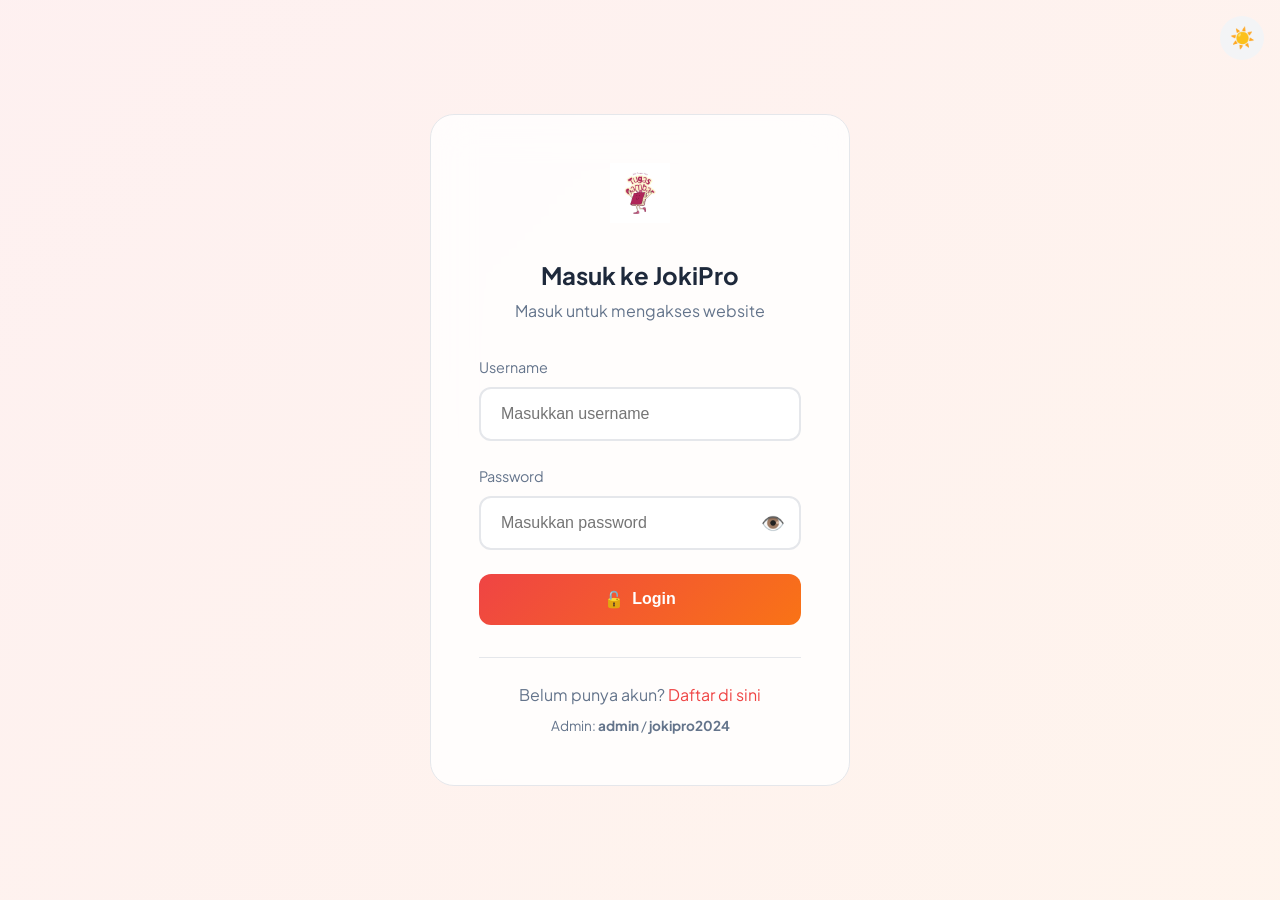
<file: index.html>
<!DOCTYPE html>
<html lang="id">

<head>
    <meta charset="UTF-8">
    <meta name="viewport" content="width=device-width, initial-scale=1.0">
    <script>
        if (sessionStorage.getItem('jokipro_admin_auth') !== 'true' &&
            sessionStorage.getItem('jokipro_customer_auth') !== 'true') {
            window.location.href = 'login.html';
        }
    </script>
    <meta name="description"
        content="JokiPro - Layanan Joki Tugas Profesional untuk Mahasiswa dan Pelajar. Tugas Selesai, Nilai Maksimal!">
    <meta name="keywords" content="joki tugas, jasa tugas, bantuan tugas, tugas kuliah, tugas sekolah">
    <meta property="og:type" content="website">
    <meta property="og:title" content="JokiPro - Jasa Joki Tugas Profesional #1 Indonesia">
    <meta property="og:description" content="JokiPro - Layanan Joki Tugas Profesional untuk Mahasiswa dan Pelajar. Tugas Selesai, Nilai Maksimal!">
    <meta property="og:image" content="assets/og-image.png">
    <meta property="og:url" content="index.html">
    <meta name="twitter:card" content="summary_large_image">
    <meta name="twitter:title" content="JokiPro - Jasa Joki Tugas Profesional #1 Indonesia">
    <meta name="twitter:description" content="JokiPro - Layanan Joki Tugas Profesional untuk Mahasiswa dan Pelajar. Tugas Selesai, Nilai Maksimal!">
    <meta name="twitter:image" content="assets/og-image.png">
    <title>JokiPro - Jasa Joki Tugas Profesional #1 Indonesia</title>
    <link rel="icon" type="image/svg+xml" href="assets/favicon.svg">
    <link rel="preconnect" href="https://fonts.googleapis.com">
    <link rel="preconnect" href="https://fonts.gstatic.com" crossorigin>
    <link href="https://fonts.googleapis.com/css2?family=Plus+Jakarta+Sans:wght@300;400;500;600;700;800&display=swap"
        rel="stylesheet">
    <link rel="stylesheet" href="css/style.min.css">
    <link rel="stylesheet" href="css/additional.min.css">
</head>

<body>
    <a href="#main-content" class="skip-to-content">Langsung ke konten utama</a>

    <!-- Navbar -->
    <nav class="navbar" id="navbar">
        <div class="container">
            <a href="index.html" class="logo">
                <img src="assets/logo.jpg" alt="JokiPro" class="logo-img">
            </a>
            <ul class="nav-links" id="navLinks">
                <li><a href="index.html" class="active">Beranda</a></li>
                <li><a href="layanan.html">Layanan</a></li>
                <li><a href="harga.html">Harga</a></li>
                <li><a href="portfolio.html">Portfolio</a></li>
                <li><a href="cara-kerja.html">Cara Kerja</a></li>
                <li><a href="kontak.html">Kontak</a></li>
            </ul>
            <div class="nav-actions">
                <button class="theme-toggle" id="themeToggle" aria-label="Toggle Theme">
                    <span class="sun-icon">☀️</span>
                    <span class="moon-icon">🌙</span>
                </button>
                <a href="kontak.html" class="btn btn-primary">Pesan Sekarang</a>
                <button class="hamburger" id="hamburger" aria-label="Menu">
                    <span></span>
                    <span></span>
                    <span></span>
                </button>
            </div>
        </div>
    </nav>

    <!-- Hero Section -->
    <section class="hero" id="main-content">
        <div class="hero-bg">
            <div class="hero-gradient"></div>
        </div>
        <div class="container">
            <div class="hero-content">
                <div class="hero-badge">
                    <span class="pulse"></span>
                    🎓 Terpercaya oleh 10.000+ Mahasiswa
                </div>
                <h1 class="hero-title">
                    Tugas Menumpuk?<br>
                    <span class="gradient-text">Serahkan Pada Ahlinya!</span>
                </h1>
                <p class="hero-subtitle">
                    Layanan joki tugas profesional dengan tim ahli berpengalaman.
                    Dikerjakan cepat, hasil berkualitas, nilai maksimal terjamin!
                </p>
                <div class="hero-cta">
                    <a href="kontak.html" class="btn btn-primary btn-lg">
                        <span>Pesan Sekarang</span>
                        <span class="btn-arrow">→</span>
                    </a>
                    <a href="layanan.html" class="btn btn-outline btn-lg">
                        Lihat Layanan
                    </a>
                </div>
                <div class="hero-stats">
                    <div class="stat-item">
                        <span class="stat-number" data-count="10000">0</span>
                        <span class="stat-label">Tugas Selesai</span>
                    </div>
                    <div class="stat-item">
                        <span class="stat-number" data-count="98">0</span>
                        <span class="stat-suffix">%</span>
                        <span class="stat-label">Kepuasan</span>
                    </div>
                    <div class="stat-item">
                        <span class="stat-number" data-count="500">0</span>
                        <span class="stat-suffix">+</span>
                        <span class="stat-label">Tim Ahli</span>
                    </div>
                </div>
            </div>
            <div class="hero-image">
                <div class="hero-card floating">
                    <div class="card-header">
                        <span class="card-icon">✅</span>
                        <span class="card-title">Tugas Selesai!</span>
                    </div>
                    <div class="card-body">
                        <div class="card-item">
                            <span class="item-icon">📝</span>
                            <span class="item-text">Essay Ekonomi</span>
                            <span class="item-badge success">A+</span>
                        </div>
                        <div class="card-item">
                            <span class="item-icon">📊</span>
                            <span class="item-text">Analisis Data</span>
                            <span class="item-badge success">95</span>
                        </div>
                        <div class="card-item">
                            <span class="item-icon">💻</span>
                            <span class="item-text">Program Python</span>
                            <span class="item-badge success">A</span>
                        </div>
                    </div>
                </div>
                <div class="hero-decoration">
                    <div class="deco-circle deco-1"></div>
                    <div class="deco-circle deco-2"></div>
                    <div class="deco-circle deco-3"></div>
                </div>
            </div>
        </div>
        <div class="hero-wave">
            <svg viewBox="0 0 1440 120" fill="none" xmlns="http://www.w3.org/2000/svg">
                <path
                    d="M0 120L60 105C120 90 240 60 360 45C480 30 600 30 720 37.5C840 45 960 60 1080 67.5C1200 75 1320 75 1380 75L1440 75V120H1380C1320 120 1200 120 1080 120C960 120 840 120 720 120C600 120 480 120 360 120C240 120 120 120 60 120H0Z"
                    fill="currentColor" />
            </svg>
        </div>
    </section>

    <!-- Services Section -->
    <section class="services" id="services">
        <div class="container">
            <div class="section-header">
                <span class="section-badge">Layanan Kami</span>
                <h2 class="section-title">Semua Jenis Tugas, <span class="gradient-text">Kami Siap Bantu!</span></h2>
                <p class="section-subtitle">Dari tugas kuliah hingga skripsi, tim profesional kami siap mengerjakan
                    dengan kualitas terbaik</p>
            </div>
            <div class="services-grid">
                <div class="service-card">
                    <div class="service-icon"><span>📝</span></div>
                    <h3 class="service-title">Tugas Essay & Makalah</h3>
                    <p class="service-desc">Essay, makalah, artikel ilmiah dengan struktur baik dan bebas plagiarisme
                    </p>
                    <ul class="service-features">
                        <li>✓ Riset mendalam</li>
                        <li>✓ Plagiarisme < 15%</li>
                        <li>✓ Format APA/MLA</li>
                    </ul>
                    <a href="layanan.html" class="service-link">Pelajari Lebih →</a>
                </div>
                <div class="service-card featured">
                    <div class="featured-badge">Populer</div>
                    <div class="service-icon"><span>🎓</span></div>
                    <h3 class="service-title">Skripsi & Thesis</h3>
                    <p class="service-desc">Bantuan penulisan skripsi, thesis, dan disertasi dari proposal hingga
                        selesai</p>
                    <ul class="service-features">
                        <li>✓ Bimbingan intensif</li>
                        <li>✓ Revisi unlimited</li>
                        <li>✓ Garansi lulus</li>
                    </ul>
                    <a href="layanan.html" class="service-link">Pelajari Lebih →</a>
                </div>
                <div class="service-card">
                    <div class="service-icon"><span>💻</span></div>
                    <h3 class="service-title">Tugas Programming</h3>
                    <p class="service-desc">Coding berbagai bahasa: Python, Java, C++, Web, dan lainnya</p>
                    <ul class="service-features">
                        <li>✓ Source code lengkap</li>
                        <li>✓ Dokumentasi jelas</li>
                        <li>✓ Bisa konsultasi</li>
                    </ul>
                    <a href="layanan.html" class="service-link">Pelajari Lebih →</a>
                </div>
                <div class="service-card">
                    <div class="service-icon"><span>📊</span></div>
                    <h3 class="service-title">Analisis Data</h3>
                    <p class="service-desc">SPSS, STATA, Excel, R, dan berbagai tools analisis statistik</p>
                    <ul class="service-features">
                        <li>✓ Interpretasi hasil</li>
                        <li>✓ Visualisasi data</li>
                        <li>✓ Laporan lengkap</li>
                    </ul>
                    <a href="layanan.html" class="service-link">Pelajari Lebih →</a>
                </div>
                <div class="service-card">
                    <div class="service-icon"><span>🎨</span></div>
                    <h3 class="service-title">Desain & Multimedia</h3>
                    <p class="service-desc">PPT, Poster, Video editing, dan berbagai kebutuhan desain</p>
                    <ul class="service-features">
                        <li>✓ Desain modern</li>
                        <li>✓ File editable</li>
                        <li>✓ Revisi gratis</li>
                    </ul>
                    <a href="layanan.html" class="service-link">Pelajari Lebih →</a>
                </div>
                <div class="service-card">
                    <div class="service-icon"><span>📚</span></div>
                    <h3 class="service-title">Tugas Lainnya</h3>
                    <p class="service-desc">Matematika, Akuntansi, Teknik, dan berbagai mata kuliah lainnya</p>
                    <ul class="service-features">
                        <li>✓ Semua jurusan</li>
                        <li>✓ Tim ahli</li>
                        <li>✓ Harga bersaing</li>
                    </ul>
                    <a href="layanan.html" class="service-link">Pelajari Lebih →</a>
                </div>
            </div>
        </div>
    </section>

    <!-- Why Choose Us -->
    <section class="why-us">
        <div class="container">
            <div class="section-header">
                <span class="section-badge">Mengapa Kami?</span>
                <h2 class="section-title">Keunggulan <span class="gradient-text">JokiPro</span></h2>
                <p class="section-subtitle">Kami berkomitmen memberikan layanan terbaik untuk kesuksesan akademik Anda
                </p>
            </div>
            <div class="why-grid">
                <div class="why-card">
                    <div class="why-icon"><span>⚡</span></div>
                    <h3>Pengerjaan Cepat</h3>
                    <p>Deadline ketat? Tidak masalah! Tim kami siap mengerjakan tugas dengan cepat tanpa mengurangi
                        kualitas</p>
                </div>
                <div class="why-card">
                    <div class="why-icon"><span>🏆</span></div>
                    <h3>Kualitas Terjamin</h3>
                    <p>Dikerjakan oleh tim ahli berpengalaman dengan standar kualitas tinggi dan bebas plagiarisme</p>
                </div>
                <div class="why-card">
                    <div class="why-icon"><span>💰</span></div>
                    <h3>Harga Terjangkau</h3>
                    <p>Harga bersaing dan transparan, cocok untuk kantong mahasiswa. Tersedia paket hemat!</p>
                </div>
                <div class="why-card">
                    <div class="why-icon"><span>🔒</span></div>
                    <h3>Privasi Terjaga</h3>
                    <p>Data dan identitas Anda 100% aman. Kami menjamin kerahasiaan setiap transaksi</p>
                </div>
                <div class="why-card">
                    <div class="why-icon"><span>🔄</span></div>
                    <h3>Revisi Gratis</h3>
                    <p>Tidak puas dengan hasil? Kami berikan revisi gratis sampai sesuai keinginan Anda</p>
                </div>
                <div class="why-card">
                    <div class="why-icon"><span>💬</span></div>
                    <h3>Support 24/7</h3>
                    <p>Tim customer service kami siap membantu Anda kapan saja, 24 jam sehari</p>
                </div>
            </div>
        </div>
    </section>

    <!-- How It Works -->
    <section class="how-it-works">
        <div class="container">
            <div class="section-header">
                <span class="section-badge">Cara Kerja</span>
                <h2 class="section-title">Mudah & <span class="gradient-text">Cepat!</span></h2>
                <p class="section-subtitle">Hanya 4 langkah mudah untuk menyelesaikan tugas Anda</p>
            </div>
            <div class="steps-container">
                <div class="step-card">
                    <div class="step-number">01</div>
                    <div class="step-icon">📱</div>
                    <div class="step-content">
                        <h3>Hubungi Kami</h3>
                        <p>Kirim detail tugas via WhatsApp atau form order</p>
                    </div>
                </div>
                <div class="step-connector"></div>
                <div class="step-card">
                    <div class="step-number">02</div>
                    <div class="step-icon">💵</div>
                    <div class="step-content">
                        <h3>Dapat Penawaran</h3>
                        <p>Tim kami akan memberikan penawaran harga terbaik</p>
                    </div>
                </div>
                <div class="step-connector"></div>
                <div class="step-card">
                    <div class="step-number">03</div>
                    <div class="step-icon">💳</div>
                    <div class="step-content">
                        <h3>Pembayaran DP</h3>
                        <p>Bayar DP 50%, pengerjaan langsung dimulai</p>
                    </div>
                </div>
                <div class="step-connector"></div>
                <div class="step-card">
                    <div class="step-number">04</div>
                    <div class="step-icon">🎉</div>
                    <div class="step-content">
                        <h3>Terima Hasil</h3>
                        <p>Tugas selesai tepat waktu, terima file lengkap!</p>
                    </div>
                </div>
            </div>
        </div>
    </section>

    <!-- Testimonials -->
    <section class="testimonials">
        <div class="container">
            <div class="section-header">
                <span class="section-badge">Testimoni</span>
                <h2 class="section-title">Apa Kata <span class="gradient-text">Mereka?</span></h2>
                <p class="section-subtitle">Ribuan pelanggan puas dengan layanan kami</p>
            </div>
            <div class="testimonials-slider">
                <div class="testimonial-card">
                    <div class="testimonial-rating">⭐⭐⭐⭐⭐</div>
                    <p class="testimonial-text">"Mantap banget! Skripsi saya selesai tepat waktu dan dapat nilai A.
                        Revisinya juga cepat. Recommended banget!"</p>
                    <div class="testimonial-author">
                        <div class="author-avatar">👨‍🎓</div>
                        <div class="author-info">
                            <span class="author-name">Budi Santoso</span>
                            <span class="author-title">Mahasiswa Ekonomi - UI</span>
                        </div>
                    </div>
                </div>
                <div class="testimonial-card">
                    <div class="testimonial-rating">⭐⭐⭐⭐⭐</div>
                    <p class="testimonial-text">"Tugas programming Python saya dikerjakan dengan sangat baik. Kodenya
                        rapi dan ada penjelasannya. Top!"</p>
                    <div class="testimonial-author">
                        <div class="author-avatar">👩‍🎓</div>
                        <div class="author-info">
                            <span class="author-name">Sarah Putri</span>
                            <span class="author-title">Mahasiswa Informatika - ITB</span>
                        </div>
                    </div>
                </div>
                <div class="testimonial-card">
                    <div class="testimonial-rating">⭐⭐⭐⭐⭐</div>
                    <p class="testimonial-text">"Awalnya ragu, tapi ternyata hasilnya memuaskan. Analisis SPSS saya
                        dapat nilai 95. Terima kasih JokiPro!"</p>
                    <div class="testimonial-author">
                        <div class="author-avatar">👨‍🎓</div>
                        <div class="author-info">
                            <span class="author-name">Ahmad Rizki</span>
                            <span class="author-title">Mahasiswa Psikologi - UNPAD</span>
                        </div>
                    </div>
                </div>
            </div>
        </div>
    </section>

    <!-- CTA Section -->
    <section class="cta-section">
        <div class="container">
            <div class="cta-content">
                <h2>Siap Menyelesaikan Tugasmu?</h2>
                <p>Hubungi kami sekarang dan dapatkan penawaran terbaik. Konsultasi GRATIS!</p>
                <div class="cta-buttons">
                    <a href="https://wa.me/628978672534" class="btn btn-whatsapp btn-lg" target="_blank">
                        <span class="wa-icon">📱</span> Chat WhatsApp
                    </a>
                    <a href="kontak.html" class="btn btn-outline-white btn-lg">Form Order</a>
                </div>
            </div>
        </div>
    </section>

    <!-- Footer -->
    <footer class="footer">
        <div class="container">
            <div class="footer-grid">
                <div class="footer-brand">
                    <a href="index.html" class="logo">
                        <img src="assets/logo.jpg" alt="JokiPro" class="logo-img">
                    </a>
                    <p>Layanan joki tugas profesional terpercaya untuk mahasiswa dan pelajar di seluruh Indonesia.</p>
                    <div class="social-links">
                        <a href="https://instagram.com/ferdiyansyah_66" class="social-link" aria-label="Instagram"
                            target="_blank">📷</a>
                    </div>
                </div>
                <div class="footer-links">
                    <h4>Layanan</h4>
                    <ul>
                        <li><a href="layanan.html">Essay & Makalah</a></li>
                        <li><a href="layanan.html">Skripsi & Thesis</a></li>
                        <li><a href="layanan.html">Programming</a></li>
                        <li><a href="layanan.html">Analisis Data</a></li>
                    </ul>
                </div>
                <div class="footer-links">
                    <h4>Perusahaan</h4>
                    <ul>
                        <li><a href="cara-kerja.html">Cara Kerja</a></li>
                        <li><a href="harga.html">Harga</a></li>
                        <li><a href="portfolio.html">Portfolio</a></li>
                        <li><a href="pembayaran.html">Pembayaran</a></li>
                        <li><a href="#" onclick="showModal('faq'); return false;">FAQ</a></li>
                        <li><a href="#" onclick="showModal('terms'); return false;">Syarat & Ketentuan</a></li>
                        <li><a href="#" onclick="showModal('privacy'); return false;">Kebijakan Privasi</a></li>
                        <li><a href="customer-login.html">&#x1F464; Customer</a></li>
                        <li><a href="login.html">🔐 Login Admin</a></li>
                    </ul>
                </div>
                <div class="footer-contact">
                    <h4>Hubungi Kami</h4>
                    <ul>
                        <li><span>📱</span> +62 897-867-2534</li>
                        <li><span>✉️</span> ferdiyansyahpp@gmail.com</li>
                        <li><span>⏰</span> 24/7 Customer Support</li>
                    </ul>
                </div>
            </div>
            <div class="footer-bottom">
                <p>&copy; 2026 JokiPro. All rights reserved.</p>
            </div>
        </div>
    </footer>

    <!-- Modal Container -->
    <div class="modal-overlay" id="modalOverlay">
        <div class="modal-content" id="modalContent">
            <button class="modal-close" id="modalClose">&times;</button>
            <div class="modal-body" id="modalBody"></div>
        </div>
    </div>

    <!-- Floating WhatsApp Button -->
    <a href="https://wa.me/628978672534" class="floating-wa" target="_blank" aria-label="Chat WhatsApp">
        <span>💬</span>
    </a>

    <script src="js/main.js"></script>
    <script>
        // Mobile menu overlay
        (function() {
            const hamburger = document.getElementById('hamburger');
            const navLinks = document.getElementById('navLinks');
            const overlay = document.getElementById('navOverlay');
            if (hamburger && navLinks && overlay) {
                hamburger.addEventListener('click', function() {
                    const isOpen = navLinks.classList.contains('active');
                    overlay.classList.toggle('active', !isOpen);
                });
                overlay.addEventListener('click', function() {
                    navLinks.classList.remove('active');
                    hamburger.classList.remove('active');
                    overlay.classList.remove('active');
                    document.body.style.overflow = '';
                });
            }
        })();
    </script>

    <div class="nav-overlay" id="navOverlay"></div>
</body>

</html>
</file>
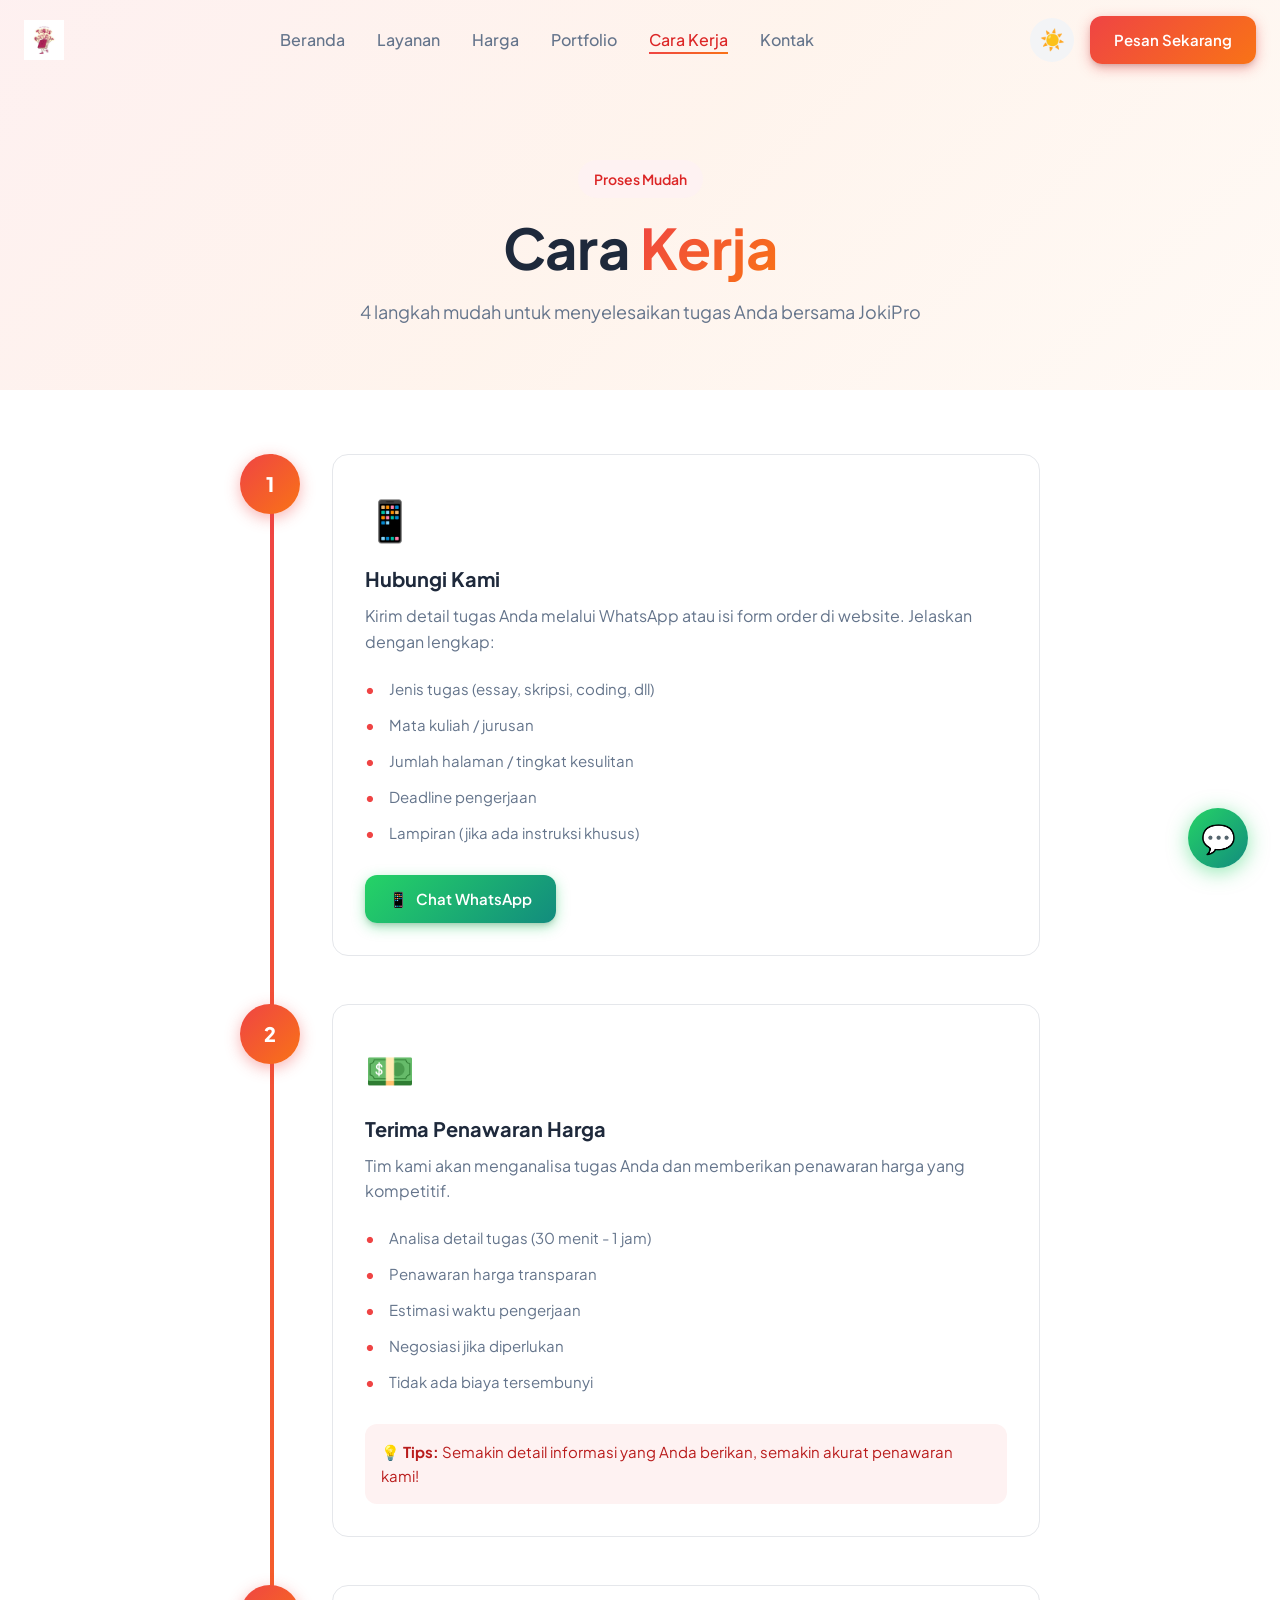
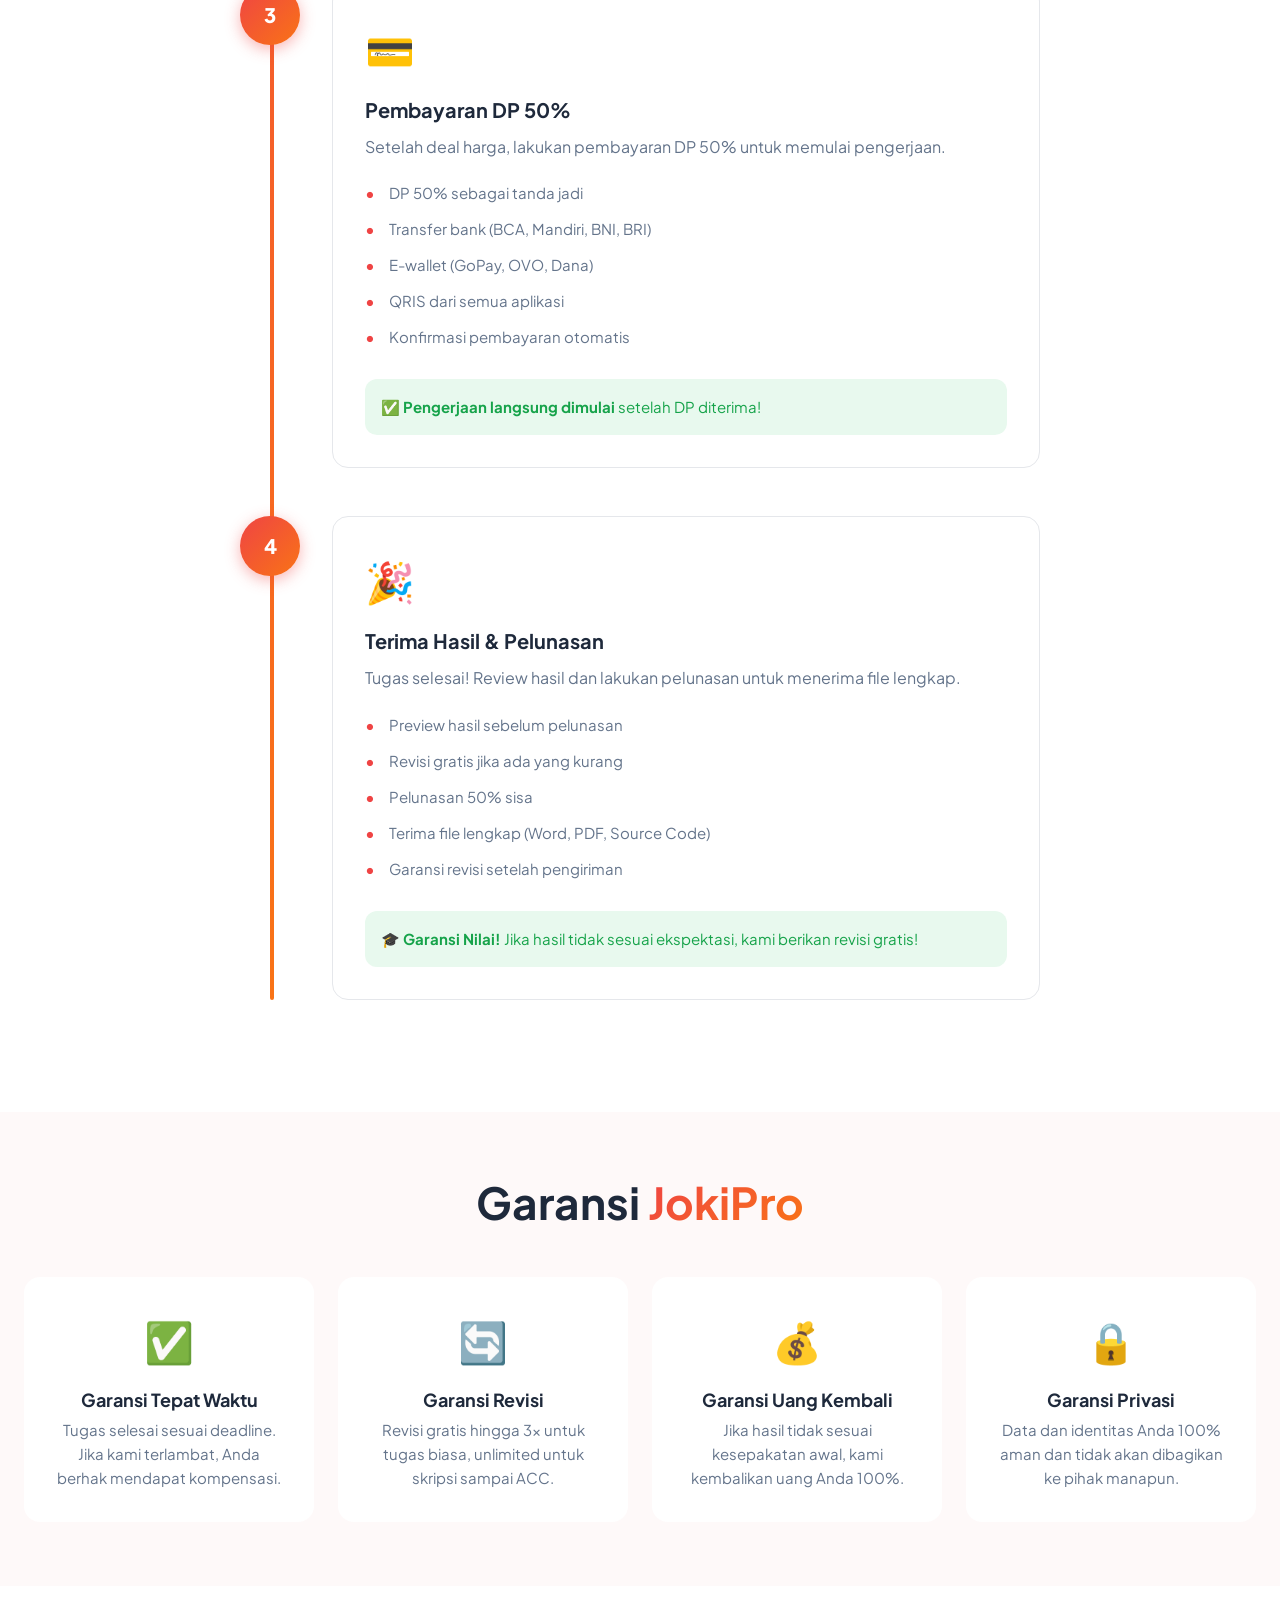
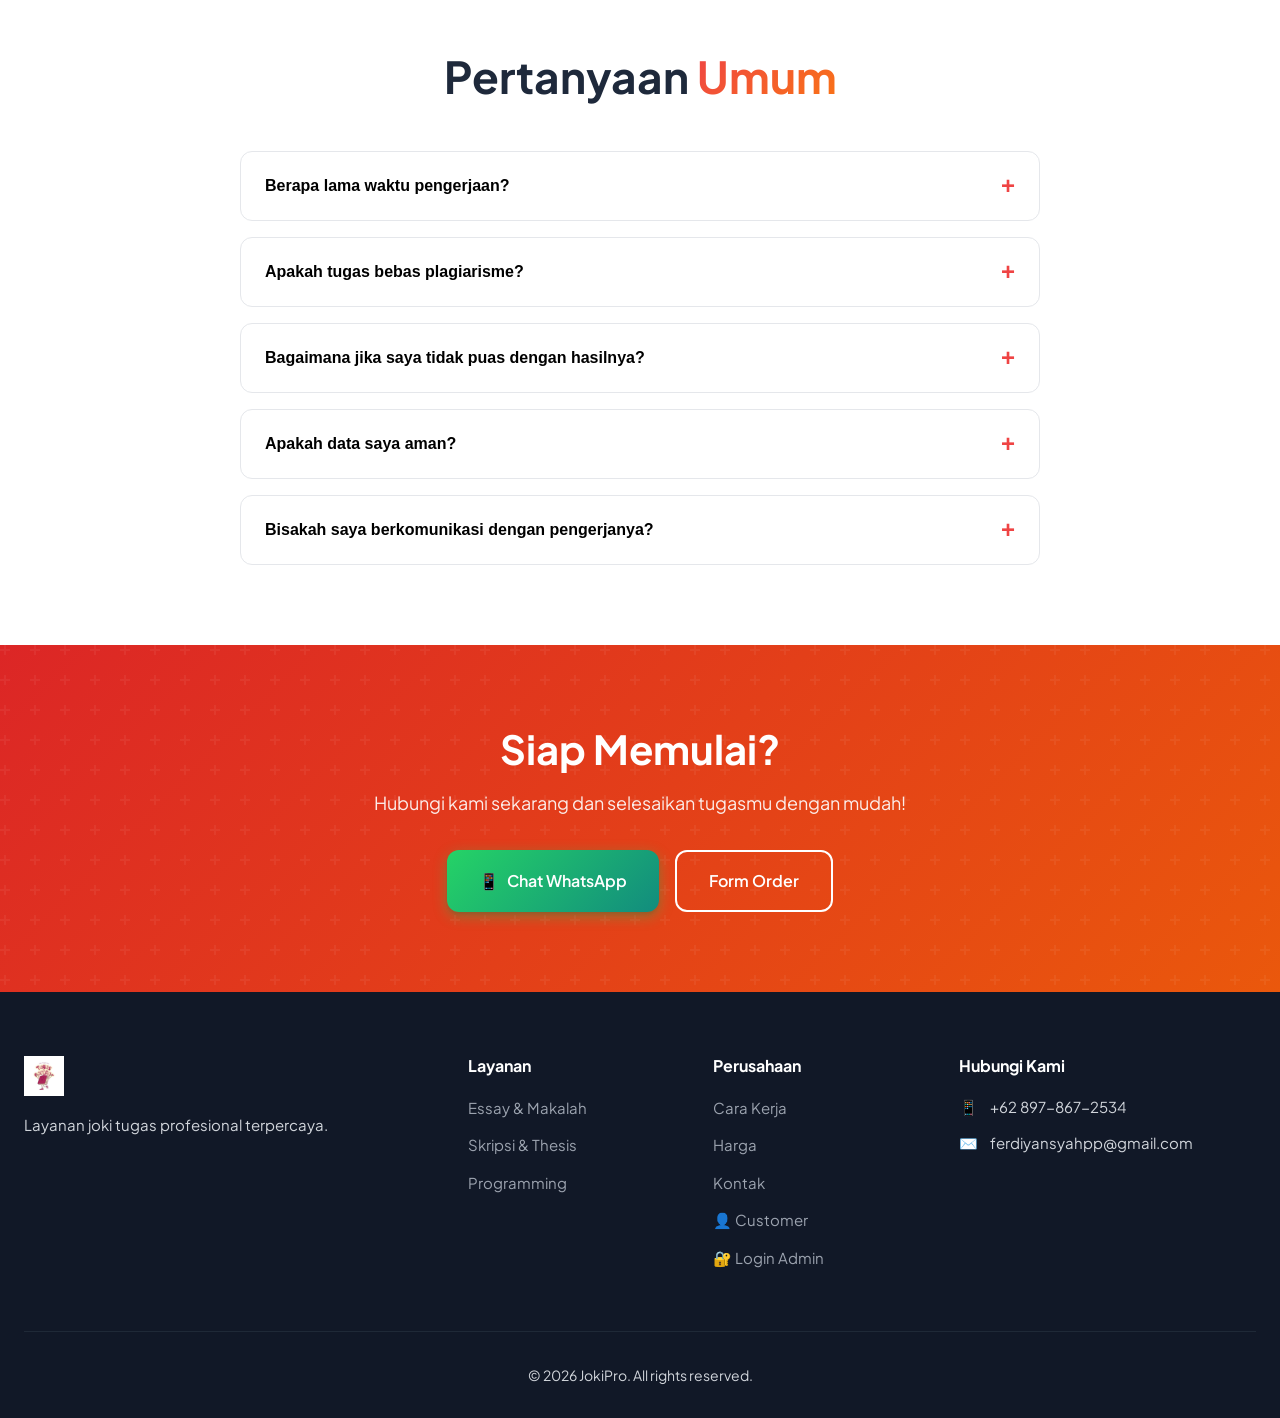
<file: cara-kerja.html>
<!DOCTYPE html>
<html lang="id">

<head>
    <meta charset="UTF-8">
    <meta name="viewport" content="width=device-width, initial-scale=1.0">
    <meta name="description" content="Cara Kerja JokiPro - Langkah mudah memesan jasa joki tugas profesional.">
    <meta property="og:type" content="website">
    <meta property="og:title" content="Cara Kerja - JokiPro | Jasa Joki Tugas Profesional">
    <meta property="og:description" content="Cara Kerja JokiPro - Langkah mudah memesan jasa joki tugas profesional.">
    <meta property="og:image" content="assets/og-image.png">
    <meta property="og:url" content="cara-kerja.html">
    <meta name="twitter:card" content="summary_large_image">
    <meta name="twitter:title" content="Cara Kerja - JokiPro | Jasa Joki Tugas Profesional">
    <meta name="twitter:description" content="Cara Kerja JokiPro - Langkah mudah memesan jasa joki tugas profesional.">
    <meta name="twitter:image" content="assets/og-image.png">
    <title>Cara Kerja - JokiPro | Jasa Joki Tugas Profesional</title>
    <link rel="icon" type="image/svg+xml" href="assets/favicon.svg">
    <link rel="preconnect" href="https://fonts.googleapis.com">
    <link rel="preconnect" href="https://fonts.gstatic.com" crossorigin>
    <link href="https://fonts.googleapis.com/css2?family=Plus+Jakarta+Sans:wght@300;400;500;600;700;800&display=swap"
        rel="stylesheet">
    <link rel="stylesheet" href="css/style.min.css">
    <link rel="stylesheet" href="css/additional.min.css">
    <link rel="stylesheet" href="css/pages.min.css">
</head>

<body>
    <a href="#main-content" class="skip-to-content">Langsung ke konten utama</a>

    <!-- Navbar -->
    <nav class="navbar" id="navbar">
        <div class="container">
            <a href="index.html" class="logo">
                <img src="assets/logo.jpg" alt="JokiPro" class="logo-img">
            </a>
            <ul class="nav-links" id="navLinks">
                <li><a href="index.html">Beranda</a></li>
                <li><a href="layanan.html">Layanan</a></li>
                <li><a href="harga.html">Harga</a></li>
                <li><a href="portfolio.html">Portfolio</a></li>
                <li><a href="cara-kerja.html" class="active">Cara Kerja</a></li>
                <li><a href="kontak.html">Kontak</a></li>
            </ul>
            <div class="nav-actions">
                <button class="theme-toggle" id="themeToggle" aria-label="Toggle Theme">
                    <span class="sun-icon">☀️</span>
                    <span class="moon-icon">🌙</span>
                </button>
                <a href="kontak.html" class="btn btn-primary">Pesan Sekarang</a>
                <button class="hamburger" id="hamburger" aria-label="Menu">
                    <span></span><span></span><span></span>
                </button>
            </div>
        </div>
    </nav>

    <!-- Page Header -->
    <section class="page-header" id="main-content">
        <div class="container">
            <span class="section-badge">Proses Mudah</span>
            <h1 class="page-title">Cara <span class="gradient-text">Kerja</span></h1>
            <p class="page-subtitle">4 langkah mudah untuk menyelesaikan tugas Anda bersama JokiPro</p>
        </div>
    </section>

    <!-- Steps Detail -->
    <section class="steps-detail">
        <div class="container">
            <div class="timeline">
                <!-- Step 1 -->
                <div class="timeline-item">
                    <div class="timeline-marker">
                        <span class="marker-number">1</span>
                    </div>
                    <div class="timeline-content">
                        <div class="timeline-icon">📱</div>
                        <h3>Hubungi Kami</h3>
                        <p>Kirim detail tugas Anda melalui WhatsApp atau isi form order di website. Jelaskan dengan
                            lengkap:</p>
                        <ul class="timeline-list">
                            <li>Jenis tugas (essay, skripsi, coding, dll)</li>
                            <li>Mata kuliah / jurusan</li>
                            <li>Jumlah halaman / tingkat kesulitan</li>
                            <li>Deadline pengerjaan</li>
                            <li>Lampiran (jika ada instruksi khusus)</li>
                        </ul>
                        <a href="https://wa.me/628978672534" class="btn btn-whatsapp" target="_blank">
                            <span>📱</span> Chat WhatsApp
                        </a>
                    </div>
                </div>

                <!-- Step 2 -->
                <div class="timeline-item">
                    <div class="timeline-marker">
                        <span class="marker-number">2</span>
                    </div>
                    <div class="timeline-content">
                        <div class="timeline-icon">💵</div>
                        <h3>Terima Penawaran Harga</h3>
                        <p>Tim kami akan menganalisa tugas Anda dan memberikan penawaran harga yang kompetitif.</p>
                        <ul class="timeline-list">
                            <li>Analisa detail tugas (30 menit - 1 jam)</li>
                            <li>Penawaran harga transparan</li>
                            <li>Estimasi waktu pengerjaan</li>
                            <li>Negosiasi jika diperlukan</li>
                            <li>Tidak ada biaya tersembunyi</li>
                        </ul>
                        <div class="info-box">
                            💡 <strong>Tips:</strong> Semakin detail informasi yang Anda berikan, semakin akurat
                            penawaran kami!
                        </div>
                    </div>
                </div>

                <!-- Step 3 -->
                <div class="timeline-item">
                    <div class="timeline-marker">
                        <span class="marker-number">3</span>
                    </div>
                    <div class="timeline-content">
                        <div class="timeline-icon">💳</div>
                        <h3>Pembayaran DP 50%</h3>
                        <p>Setelah deal harga, lakukan pembayaran DP 50% untuk memulai pengerjaan.</p>
                        <ul class="timeline-list">
                            <li>DP 50% sebagai tanda jadi</li>
                            <li>Transfer bank (BCA, Mandiri, BNI, BRI)</li>
                            <li>E-wallet (GoPay, OVO, Dana)</li>
                            <li>QRIS dari semua aplikasi</li>
                            <li>Konfirmasi pembayaran otomatis</li>
                        </ul>
                        <div class="info-box success">
                            ✅ <strong>Pengerjaan langsung dimulai</strong> setelah DP diterima!
                        </div>
                    </div>
                </div>

                <!-- Step 4 -->
                <div class="timeline-item">
                    <div class="timeline-marker">
                        <span class="marker-number">4</span>
                    </div>
                    <div class="timeline-content">
                        <div class="timeline-icon">🎉</div>
                        <h3>Terima Hasil & Pelunasan</h3>
                        <p>Tugas selesai! Review hasil dan lakukan pelunasan untuk menerima file lengkap.</p>
                        <ul class="timeline-list">
                            <li>Preview hasil sebelum pelunasan</li>
                            <li>Revisi gratis jika ada yang kurang</li>
                            <li>Pelunasan 50% sisa</li>
                            <li>Terima file lengkap (Word, PDF, Source Code)</li>
                            <li>Garansi revisi setelah pengiriman</li>
                        </ul>
                        <div class="info-box success">
                            🎓 <strong>Garansi Nilai!</strong> Jika hasil tidak sesuai ekspektasi, kami berikan revisi
                            gratis!
                        </div>
                    </div>
                </div>
            </div>
        </div>
    </section>

    <!-- Guarantees -->
    <section class="guarantees">
        <div class="container">
            <h2 class="section-title">Garansi <span class="gradient-text">JokiPro</span></h2>
            <div class="guarantee-grid">
                <div class="guarantee-card">
                    <div class="guarantee-icon">✅</div>
                    <h3>Garansi Tepat Waktu</h3>
                    <p>Tugas selesai sesuai deadline. Jika kami terlambat, Anda berhak mendapat kompensasi.</p>
                </div>
                <div class="guarantee-card">
                    <div class="guarantee-icon">🔄</div>
                    <h3>Garansi Revisi</h3>
                    <p>Revisi gratis hingga 3x untuk tugas biasa, unlimited untuk skripsi sampai ACC.</p>
                </div>
                <div class="guarantee-card">
                    <div class="guarantee-icon">💰</div>
                    <h3>Garansi Uang Kembali</h3>
                    <p>Jika hasil tidak sesuai kesepakatan awal, kami kembalikan uang Anda 100%.</p>
                </div>
                <div class="guarantee-card">
                    <div class="guarantee-icon">🔒</div>
                    <h3>Garansi Privasi</h3>
                    <p>Data dan identitas Anda 100% aman dan tidak akan dibagikan ke pihak manapun.</p>
                </div>
            </div>
        </div>
    </section>

    <!-- FAQ -->
    <section class="faq-section">
        <div class="container">
            <h2 class="section-title">Pertanyaan <span class="gradient-text">Umum</span></h2>
            <div class="faq-list">
                <div class="faq-item">
                    <button class="faq-question">
                        <span>Berapa lama waktu pengerjaan?</span>
                        <span class="faq-icon">+</span>
                    </button>
                    <div class="faq-answer">
                        <p>Tergantung jenis dan kompleksitas tugas. Essay/makalah biasanya 1-3 hari, tugas programming
                            2-7 hari, sedangkan skripsi bisa 2-4 minggu.</p>
                    </div>
                </div>
                <div class="faq-item">
                    <button class="faq-question">
                        <span>Apakah tugas bebas plagiarisme?</span>
                        <span class="faq-icon">+</span>
                    </button>
                    <div class="faq-answer">
                        <p>Ya! Semua tugas dikerjakan original dengan tingkat plagiarisme di bawah 15-20%. Kami
                            menggunakan Turnitin dan tools cek plagiarisme lainnya.</p>
                    </div>
                </div>
                <div class="faq-item">
                    <button class="faq-question">
                        <span>Bagaimana jika saya tidak puas dengan hasilnya?</span>
                        <span class="faq-icon">+</span>
                    </button>
                    <div class="faq-answer">
                        <p>Kami memberikan garansi revisi gratis. Jika setelah revisi masih tidak sesuai, kami akan
                            mengembalikan uang Anda.</p>
                    </div>
                </div>
                <div class="faq-item">
                    <button class="faq-question">
                        <span>Apakah data saya aman?</span>
                        <span class="faq-icon">+</span>
                    </button>
                    <div class="faq-answer">
                        <p>100% aman! Kami menjamin kerahasiaan identitas dan data Anda. Tidak ada data yang dibagikan
                            ke pihak ketiga.</p>
                    </div>
                </div>
                <div class="faq-item">
                    <button class="faq-question">
                        <span>Bisakah saya berkomunikasi dengan pengerjanya?</span>
                        <span class="faq-icon">+</span>
                    </button>
                    <div class="faq-answer">
                        <p>Ya! Anda bisa berkomunikasi melalui tim customer service kami yang akan meneruskan ke tim
                            pengerjaan.</p>
                    </div>
                </div>
            </div>
        </div>
    </section>

    <!-- CTA -->
    <section class="cta-section">
        <div class="container">
            <div class="cta-content">
                <h2>Siap Memulai?</h2>
                <p>Hubungi kami sekarang dan selesaikan tugasmu dengan mudah!</p>
                <div class="cta-buttons">
                    <a href="https://wa.me/628978672534" class="btn btn-whatsapp btn-lg" target="_blank">
                        <span>📱</span> Chat WhatsApp
                    </a>
                    <a href="kontak.html" class="btn btn-outline-white btn-lg">Form Order</a>
                </div>
            </div>
        </div>
    </section>

    <!-- Footer -->
    <footer class="footer">
        <div class="container">
            <div class="footer-grid">
                <div class="footer-brand">
                    <a href="index.html" class="logo">
                        <img src="assets/logo.jpg" alt="JokiPro" class="logo-img">
                    </a>
                    <p>Layanan joki tugas profesional terpercaya.</p>
                </div>
                <div class="footer-links">
                    <h4>Layanan</h4>
                    <ul>
                        <li><a href="layanan.html">Essay & Makalah</a></li>
                        <li><a href="layanan.html">Skripsi & Thesis</a></li>
                        <li><a href="layanan.html">Programming</a></li>
                    </ul>
                </div>
                <div class="footer-links">
                    <h4>Perusahaan</h4>
                    <ul>
                        <li><a href="cara-kerja.html">Cara Kerja</a></li>
                        <li><a href="harga.html">Harga</a></li>
                        <li><a href="kontak.html">Kontak</a></li>
                        <li><a href="customer-login.html">&#x1F464; Customer</a></li>
                        <li><a href="login.html">🔐 Login Admin</a></li>
                    </ul>
                </div>
                <div class="footer-contact">
                    <h4>Hubungi Kami</h4>
                    <ul>
                        <li><span>📱</span> +62 897-867-2534</li>
                        <li><span>✉️</span> ferdiyansyahpp@gmail.com</li>
                    </ul>
                </div>
            </div>
            <div class="footer-bottom">
                <p>&copy; 2026 JokiPro. All rights reserved.</p>
            </div>
        </div>
    </footer>

    <a href="https://wa.me/628978672534" class="floating-wa" target="_blank" aria-label="Chat WhatsApp">
        <span>💬</span>
    </a>

    <script src="js/main.js"></script>
    <script>
        // FAQ Accordion
        document.querySelectorAll('.faq-question').forEach(button => {
            button.addEventListener('click', () => {
                const faqItem = button.parentElement;
                const isActive = faqItem.classList.contains('active');

                // Close all FAQ items
                document.querySelectorAll('.faq-item').forEach(item => {
                    item.classList.remove('active');
                });

                // Open clicked item if it wasn't active
                if (!isActive) {
                    faqItem.classList.add('active');
                }
            });
        });
    </script>
    <script>
        // Mobile menu overlay
        (function() {
            const hamburger = document.getElementById('hamburger');
            const navLinks = document.getElementById('navLinks');
            const overlay = document.getElementById('navOverlay');
            if (hamburger && navLinks && overlay) {
                hamburger.addEventListener('click', function() {
                    const isOpen = navLinks.classList.contains('active');
                    overlay.classList.toggle('active', !isOpen);
                });
                overlay.addEventListener('click', function() {
                    navLinks.classList.remove('active');
                    hamburger.classList.remove('active');
                    overlay.classList.remove('active');
                    document.body.style.overflow = '';
                });
            }
        })();
    </script>

    <div class="nav-overlay" id="navOverlay"></div>
</body>

</html>
</file>
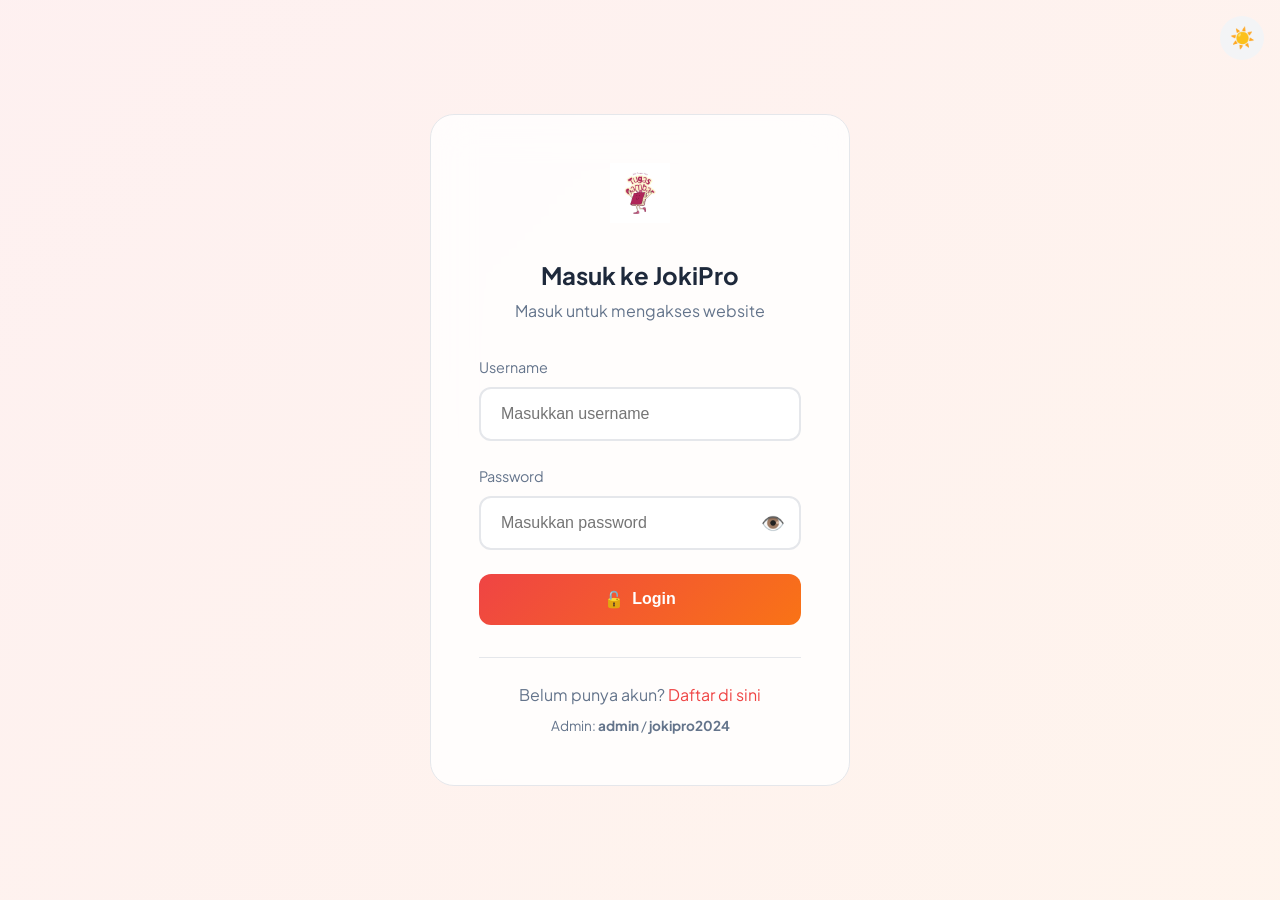
<file: customer-dashboard.html>
<!DOCTYPE html>
<html lang="id">

<head>
    <meta charset="UTF-8">
    <meta name="viewport" content="width=device-width, initial-scale=1.0">
    <meta name="robots" content="noindex, nofollow">
    <meta property="og:type" content="website">
    <meta property="og:title" content="Dashboard Customer - JokiPro">
    <meta property="og:description" content="Dashboard customer JokiPro - Lihat status order Anda">
    <meta property="og:image" content="assets/og-image.png">
    <meta property="og:url" content="customer-dashboard.html">
    <meta name="twitter:card" content="summary_large_image">
    <meta name="twitter:title" content="Dashboard Customer - JokiPro">
    <meta name="twitter:description" content="Dashboard customer JokiPro - Lihat status order Anda">
    <meta name="twitter:image" content="assets/og-image.png">
    <title>Dashboard Customer - JokiPro</title>
    <link rel="icon" type="image/svg+xml" href="assets/favicon.svg">
    <link rel="preconnect" href="https://fonts.googleapis.com">
    <link rel="preconnect" href="https://fonts.gstatic.com" crossorigin>
    <link href="https://fonts.googleapis.com/css2?family=Plus+Jakarta+Sans:wght@300;400;500;600;700;800&display=swap"
        rel="stylesheet">
    <link rel="stylesheet" href="css/style.min.css">
    <link rel="stylesheet" href="css/additional.min.css">
    <style>
        .customer-container {
            max-width: 1000px;
            margin: 0 auto;
            padding: 2rem;
            padding-top: 100px;
        }

        .customer-header {
            display: flex;
            justify-content: space-between;
            align-items: center;
            margin-bottom: 2rem;
            flex-wrap: wrap;
            gap: 1rem;
        }

        .customer-header h1 {
            font-size: 1.75rem;
            color: var(--text-primary);
        }

        .customer-info {
            background: var(--glass-bg);
            backdrop-filter: blur(20px);
            border: 1px solid var(--glass-border);
            border-radius: 16px;
            padding: 1.5rem;
            margin-bottom: 2rem;
            display: flex;
            gap: 1.5rem;
            flex-wrap: wrap;
        }

        .customer-info-item label {
            font-size: 0.75rem;
            text-transform: uppercase;
            letter-spacing: 0.5px;
            color: var(--text-secondary);
        }

        .customer-info-item p {
            margin: 0.25rem 0 0;
            color: var(--text-primary);
            font-weight: 600;
        }

        .customer-stats {
            display: grid;
            grid-template-columns: repeat(auto-fit, minmax(150px, 1fr));
            gap: 1rem;
            margin-bottom: 2rem;
        }

        .stat-card {
            background: var(--glass-bg);
            backdrop-filter: blur(20px);
            border: 1px solid var(--glass-border);
            border-radius: 16px;
            padding: 1.25rem;
            text-align: center;
        }

        .stat-card .stat-icon {
            font-size: 2rem;
            margin-bottom: 0.5rem;
        }

        .stat-card .stat-value {
            font-size: 1.5rem;
            font-weight: 700;
            color: var(--primary);
        }

        .stat-card .stat-label {
            color: var(--text-secondary);
            font-size: 0.8rem;
        }

        .orders-list {
            background: var(--glass-bg);
            backdrop-filter: blur(20px);
            border: 1px solid var(--glass-border);
            border-radius: 16px;
            overflow: hidden;
        }

        .orders-list-header {
            padding: 1.5rem;
            border-bottom: 1px solid var(--glass-border);
        }

        .orders-list-header h2 {
            margin: 0;
            font-size: 1.1rem;
        }

        .order-item {
            padding: 1.25rem 1.5rem;
            border-bottom: 1px solid var(--glass-border);
            display: flex;
            justify-content: space-between;
            align-items: center;
            flex-wrap: wrap;
            gap: 0.75rem;
        }

        .order-item:last-child {
            border-bottom: none;
        }

        .order-item-left {
            flex: 1;
            min-width: 200px;
        }

        .order-item-left h4 {
            margin: 0 0 0.25rem;
            color: var(--text-primary);
        }

        .order-item-left p {
            margin: 0;
            color: var(--text-secondary);
            font-size: 0.85rem;
        }

        .order-item-right {
            text-align: right;
        }

        .status-badge {
            display: inline-block;
            padding: 0.3rem 0.75rem;
            border-radius: 20px;
            font-size: 0.75rem;
            font-weight: 600;
        }

        .status-new {
            background: rgba(59, 130, 246, 0.2);
            color: #3b82f6;
        }

        .status-process {
            background: rgba(245, 158, 11, 0.2);
            color: #f59e0b;
        }

        .status-done {
            background: rgba(34, 197, 94, 0.2);
            color: #22c55e;
        }

        .order-date {
            font-size: 0.75rem;
            color: var(--text-secondary);
            margin-top: 0.25rem;
        }

        .empty-state {
            text-align: center;
            padding: 4rem 2rem;
            color: var(--text-secondary);
        }

        .empty-state .empty-icon {
            font-size: 4rem;
            margin-bottom: 1rem;
        }

        .btn-order {
            display: inline-block;
            margin-top: 1rem;
        }

        @media (max-width: 768px) {
            .customer-container {
                padding: 1rem;
                padding-top: 80px;
            }

            .order-item {
                flex-direction: column;
                text-align: left;
            }

            .order-item-right {
                text-align: left;
                width: 100%;
            }
        }
    </style>
</head>

<body>
    <a href="#main-content" class="skip-to-content">Langsung ke konten utama</a>

    <nav class="navbar" id="navbar">
        <div class="container">
            <a href="index.html" class="logo">
                <img src="assets/logo.jpg" alt="JokiPro" class="logo-img">
            </a>
            <ul class="nav-links" id="navLinks">
                <li><a href="index.html">Beranda</a></li>
                <li><a href="layanan.html">Layanan</a></li>
                <li><a href="harga.html">Harga</a></li>
                <li><a href="kontak.html" class="btn btn-primary btn-sm">Pesan Sekarang</a></li>
            </ul>
            <div class="nav-actions">
                <button class="theme-toggle" id="themeToggle" aria-label="Toggle Theme">
                    <span class="sun-icon">☀️</span>
                    <span class="moon-icon">🌙</span>
                </button>
                <button class="hamburger" id="hamburger" aria-label="Menu">
                    <span></span><span></span><span></span>
                </button>
            </div>
        </div>
    </nav>

    <div class="customer-container" id="main-content">
        <div class="customer-header">
            <h1>📋 Dashboard Saya</h1>
            <div>
                <button class="btn btn-danger btn-sm" onclick="customerLogout()">🚪 Logout</button>
            </div>
        </div>

        <div class="customer-info" id="customerInfo">
            <div class="customer-info-item">
                <label>Nama</label>
                <p id="displayName">-</p>
            </div>
            <div class="customer-info-item">
                <label>Email</label>
                <p id="displayEmail">-</p>
            </div>
            <div class="customer-info-item">
                <label>Username</label>
                <p id="displayUsername">-</p>
            </div>
        </div>

        <div class="customer-stats">
            <div class="stat-card">
                <div class="stat-icon">📦</div>
                <div class="stat-value" id="totalOrders">0</div>
                <div class="stat-label">Total Order</div>
            </div>
            <div class="stat-card">
                <div class="stat-icon">⚙️</div>
                <div class="stat-value" id="processOrders">0</div>
                <div class="stat-label">Diproses</div>
            </div>
            <div class="stat-card">
                <div class="stat-icon">✅</div>
                <div class="stat-value" id="doneOrders">0</div>
                <div class="stat-label">Selesai</div>
            </div>
        </div>

        <div class="orders-list">
            <div class="orders-list-header">
                <h2>📝 Riwayat Order</h2>
            </div>
            <div id="ordersContainer">
                <div class="empty-state" id="emptyState">
                    <div class="empty-icon">📭</div>
                    <h3>Belum Ada Order</h3>
                    <p>Anda belum memiliki order. Pesan layanan kami sekarang!</p>
                    <a href="kontak.html" class="btn btn-primary btn-order">Pesan Sekarang</a>
                </div>
            </div>
        </div>
    </div>

    <script src="js/main.js"></script>
    <script>
        if (sessionStorage.getItem('jokipro_customer_auth') !== 'true') {
            window.location.href = 'login.html';
        }

        const customerUser = sessionStorage.getItem('jokipro_customer_user');
        const customerName = sessionStorage.getItem('jokipro_customer_name') || customerUser;
        const customerEmail = sessionStorage.getItem('jokipro_customer_email') || '-';

        document.getElementById('displayName').textContent = customerName;
        document.getElementById('displayEmail').textContent = customerEmail;
        document.getElementById('displayUsername').textContent = customerUser;

        function getOrders() {
            const orders = localStorage.getItem('jokipro_orders');
            return orders ? JSON.parse(orders) : [];
        }

        function loadCustomerOrders() {
            const allOrders = getOrders();
            const myOrders = allOrders.filter(o => o.username === customerUser);

            document.getElementById('totalOrders').textContent = myOrders.length;
            document.getElementById('processOrders').textContent = myOrders.filter(o => o.status === 'process').length;
            document.getElementById('doneOrders').textContent = myOrders.filter(o => o.status === 'done').length;

            const container = document.getElementById('ordersContainer');
            const emptyState = document.getElementById('emptyState');

            if (myOrders.length === 0) {
                container.innerHTML = '';
                container.appendChild(emptyState);
                emptyState.style.display = 'block';
                return;
            }

            emptyState.style.display = 'none';
            myOrders.sort((a, b) => new Date(b.timestamp) - new Date(a.timestamp));

            container.innerHTML = myOrders.map(order => {
                const statusLabels = { new: '🆕 Baru', process: '⚙️ Diproses', done: '✅ Selesai' };
                const statusClass = order.status || 'new';
                return `
                    <div class="order-item">
                        <div class="order-item-left">
                            <h4>${order.name} - ${formatService(order.service)}</h4>
                            <p>${order.details ? order.details.substring(0, 100) + '...' : ''}</p>
                            <div class="order-date">${formatDate(order.timestamp)}</div>
                        </div>
                        <div class="order-item-right">
                            <span class="status-badge status-${statusClass}">${statusLabels[statusClass]}</span>
                        </div>
                    </div>
                `;
            }).join('');
        }

        function formatDate(timestamp) {
            const date = new Date(timestamp);
            return date.toLocaleDateString('id-ID', {
                day: '2-digit', month: 'short', year: 'numeric',
                hour: '2-digit', minute: '2-digit'
            });
        }

        function formatService(service) {
            const services = {
                'essay': 'Essay & Makalah', 'skripsi': 'Skripsi/Thesis',
                'programming': 'Programming', 'analisis': 'Analisis Data',
                'desain': 'Desain', 'matematika': 'Matematika',
                'akuntansi': 'Akuntansi', 'lainnya': 'Lainnya'
            };
            return services[service] || service;
        }

        function customerLogout() {
            if (confirm('Yakin ingin logout?')) {
                sessionStorage.removeItem('jokipro_customer_auth');
                sessionStorage.removeItem('jokipro_customer_user');
                sessionStorage.removeItem('jokipro_customer_name');
                sessionStorage.removeItem('jokipro_customer_email');
                sessionStorage.removeItem('jokipro_customer_login_time');
                window.location.href = 'index.html';
            }
        }

        document.addEventListener('DOMContentLoaded', loadCustomerOrders);
    </script>
    <footer class="footer">
        <div class="container">
            <div class="footer-content">
                <div class="footer-brand">
                    <a href="index.html" class="logo">
                        <img src="assets/logo.jpg" alt="JokiPro" class="logo-img">
                    </a>
                    <p>Jasa joki tugas profesional terpercaya untuk mahasiswa dan pelajar di seluruh Indonesia.</p>
                </div>
                <div class="footer-links">
                    <h4>Customer</h4>
                    <ul>
                        <li><a href="customer-dashboard.html">Dashboard Saya</a></li>
                        <li><a href="kontak.html">Pesan Baru</a></li>
                        <li><a href="index.html">Beranda</a></li>
                    </ul>
                </div>
            </div>
            <div class="footer-bottom">
                <p>&copy; 2025 JokiPro. All rights reserved.</p>
            </div>
        </div>
    </footer>

    <div class="nav-overlay" id="navOverlay"></div>
</body>

</html>
</file>
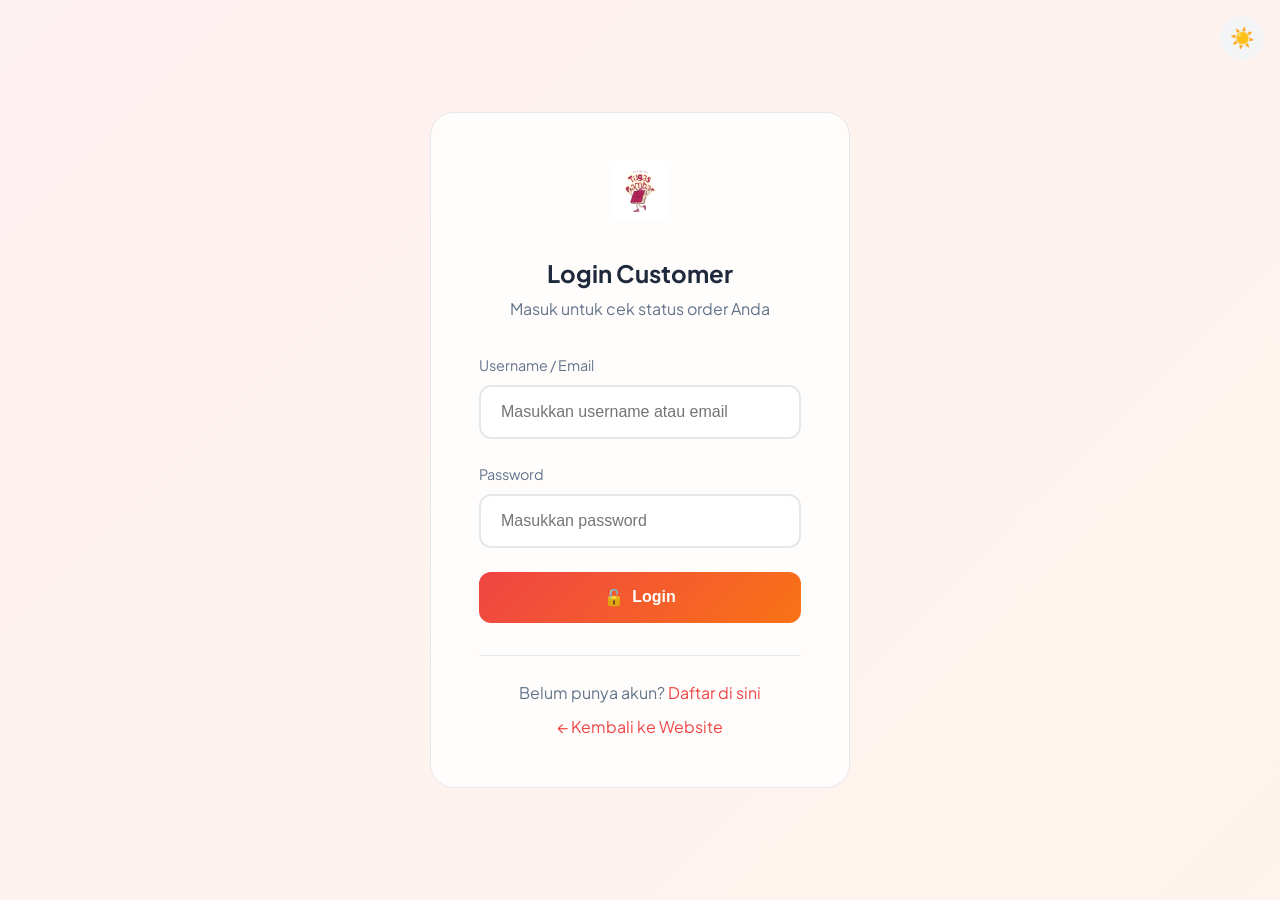
<file: customer-login.html>
<!DOCTYPE html>
<html lang="id">

<head>
    <meta charset="UTF-8">
    <meta name="viewport" content="width=device-width, initial-scale=1.0">
    <meta name="robots" content="noindex, nofollow">
    <meta property="og:type" content="website">
    <meta property="og:title" content="Login Customer - JokiPro">
    <meta property="og:description" content="Login customer JokiPro untuk cek status order">
    <meta property="og:image" content="assets/og-image.png">
    <meta property="og:url" content="customer-login.html">
    <meta name="twitter:card" content="summary_large_image">
    <meta name="twitter:title" content="Login Customer - JokiPro">
    <meta name="twitter:description" content="Login customer JokiPro untuk cek status order">
    <meta name="twitter:image" content="assets/og-image.png">
    <title>Login Customer - JokiPro</title>
    <link rel="icon" type="image/svg+xml" href="assets/favicon.svg">
    <link rel="preconnect" href="https://fonts.googleapis.com">
    <link rel="preconnect" href="https://fonts.gstatic.com" crossorigin>
    <link href="https://fonts.googleapis.com/css2?family=Plus+Jakarta+Sans:wght@300;400;500;600;700;800&display=swap"
        rel="stylesheet">
    <link rel="stylesheet" href="css/style.min.css">
    <link rel="stylesheet" href="css/additional.min.css">
    <style>
        .login-page {
            min-height: 100vh;
            display: flex;
            align-items: center;
            justify-content: center;
            padding: 2rem;
            background: linear-gradient(135deg, rgba(239, 68, 68, 0.08), rgba(249, 115, 22, 0.08));
        }

        .login-container {
            background: var(--glass-bg);
            backdrop-filter: blur(20px);
            border: 1px solid var(--glass-border);
            border-radius: 24px;
            padding: 3rem;
            width: 100%;
            max-width: 420px;
            text-align: center;
        }

        .login-logo {
            margin-bottom: 2rem;
            text-align: center;
        }

        .login-logo img {
            height: 60px;
            width: auto;
        }

        .login-title {
            font-size: 1.5rem;
            color: var(--text-primary);
            margin-bottom: 0.5rem;
        }

        .login-subtitle {
            color: var(--text-secondary);
            margin-bottom: 2rem;
        }

        .login-form .form-group {
            margin-bottom: 1.5rem;
            text-align: left;
        }

        .login-form label {
            display: block;
            margin-bottom: 0.5rem;
            color: var(--text-secondary);
            font-size: 0.9rem;
        }

        .login-form input {
            width: 100%;
            padding: 1rem 1.25rem;
            border: 2px solid var(--glass-border);
            border-radius: 12px;
            background: var(--bg-primary);
            color: var(--text-primary);
            font-size: 1rem;
            transition: all 0.3s ease;
            box-sizing: border-box;
        }

        .login-form input:focus {
            outline: none;
            border-color: var(--primary);
            box-shadow: 0 0 0 4px rgba(249, 115, 22, 0.1);
        }

        .login-form input.error {
            border-color: #ef4444;
        }

        .error-message {
            background: rgba(239, 68, 68, 0.1);
            border: 1px solid rgba(239, 68, 68, 0.3);
            color: #ef4444;
            padding: 1rem;
            border-radius: 12px;
            margin-bottom: 1.5rem;
            display: none;
        }

        .error-message.show {
            display: block;
        }

        .btn-login {
            width: 100%;
            padding: 1rem;
            font-size: 1rem;
            background: linear-gradient(135deg, var(--primary), var(--secondary));
            color: white;
            border: none;
            border-radius: 12px;
            cursor: pointer;
            font-weight: 600;
            transition: all 0.3s ease;
            display: flex;
            align-items: center;
            justify-content: center;
            gap: 0.5rem;
        }

        .btn-login:hover {
            transform: translateY(-2px);
            box-shadow: 0 10px 30px rgba(249, 115, 22, 0.3);
        }

        .btn-login:disabled {
            opacity: 0.7;
            cursor: not-allowed;
            transform: none;
        }

        .spinner {
            width: 20px;
            height: 20px;
            border: 2px solid transparent;
            border-top-color: white;
            border-radius: 50%;
            animation: spin 0.8s linear infinite;
        }

        @keyframes spin {
            to {
                transform: rotate(360deg);
            }
        }

        .login-footer {
            margin-top: 2rem;
            padding-top: 1.5rem;
            border-top: 1px solid var(--glass-border);
        }

        .login-footer a {
            color: var(--primary);
            text-decoration: none;
        }

        .login-footer a:hover {
            text-decoration: underline;
        }

        .theme-btn {
            position: fixed;
            top: 1rem;
            right: 1rem;
        }
    </style>
</head>

<body>
    <a href="#main-content" class="skip-to-content">Langsung ke konten utama</a>

    <div class="theme-btn">
        <button class="theme-toggle" id="themeToggle" aria-label="Toggle Theme">
            <span class="sun-icon">☀️</span>
            <span class="moon-icon">🌙</span>
        </button>
    </div>

    <div class="login-page" id="main-content">
        <div class="login-container">
            <div class="login-logo">
                <img src="assets/logo.jpg" alt="JokiPro">
            </div>

            <h1 class="login-title">Login Customer</h1>
            <p class="login-subtitle">Masuk untuk cek status order Anda</p>

            <div class="error-message" id="errorMessage">❌ Username atau password salah!</div>

            <form class="login-form" id="loginForm">
                <div class="form-group">
                    <label for="username">Username / Email</label>
                    <input type="text" id="username" name="username" placeholder="Masukkan username atau email" required
                        autocomplete="username">
                </div>

                <div class="form-group">
                    <label for="password">Password</label>
                    <input type="password" id="password" name="password" placeholder="Masukkan password" required
                        autocomplete="current-password">
                </div>

                <button type="submit" class="btn-login" id="loginBtn">
                    <span>🔓</span> Login
                </button>
            </form>

            <div class="login-footer">
                <p style="color: var(--text-secondary); margin-bottom: 0.5rem;">
                    Belum punya akun? <a href="register.html">Daftar di sini</a>
                </p>
                <p style="color: var(--text-secondary);">
                    <a href="index.html">← Kembali ke Website</a>
                </p>
            </div>
        </div>
    </div>

    <script src="js/main.js"></script>
    <script>
        if (sessionStorage.getItem('jokipro_customer_auth') === 'true') {
            window.location.href = 'customer-dashboard.html';
        }

        function getUsers() {
            const users = localStorage.getItem('jokipro_users');
            return users ? JSON.parse(users) : [];
        }

        document.getElementById('loginForm').addEventListener('submit', function (e) {
            e.preventDefault();

            const username = document.getElementById('username').value.trim().toLowerCase();
            const password = document.getElementById('password').value;
            const errorMsg = document.getElementById('errorMessage');
            const loginBtn = document.getElementById('loginBtn');

            loginBtn.disabled = true;
            loginBtn.innerHTML = '<div class="spinner"></div> Memverifikasi...';
            errorMsg.classList.remove('show');

            setTimeout(() => {
                const users = getUsers();
                const user = users.find(u =>
                    u.username === username || (u.email && u.email.toLowerCase() === username)
                );

                if (user && user.passwordHash === btoa(password)) {
                    sessionStorage.setItem('jokipro_customer_auth', 'true');
                    sessionStorage.setItem('jokipro_customer_user', user.username);
                    sessionStorage.setItem('jokipro_customer_name', user.fullname || user.username);
                    sessionStorage.setItem('jokipro_customer_email', user.email || '');
                    sessionStorage.setItem('jokipro_customer_login_time', new Date().toISOString());

                    loginBtn.innerHTML = '✅ Berhasil! Mengalihkan...';
                    loginBtn.style.background = 'linear-gradient(135deg, #22c55e, #16a34a)';

                    setTimeout(() => {
                        window.location.href = 'index.html';
                    }, 1000);
                } else {
                    errorMsg.classList.add('show');
                    document.getElementById('password').classList.add('error');
                    loginBtn.disabled = false;
                    loginBtn.innerHTML = '<span>🔓</span> Login';
                }
            }, 1500);
        });

        document.getElementById('password').addEventListener('input', function () {
            this.classList.remove('error');
            document.getElementById('errorMessage').classList.remove('show');
        });
    </script>
    <div class="nav-overlay" id="navOverlay"></div>
</body>

</html>
</file>
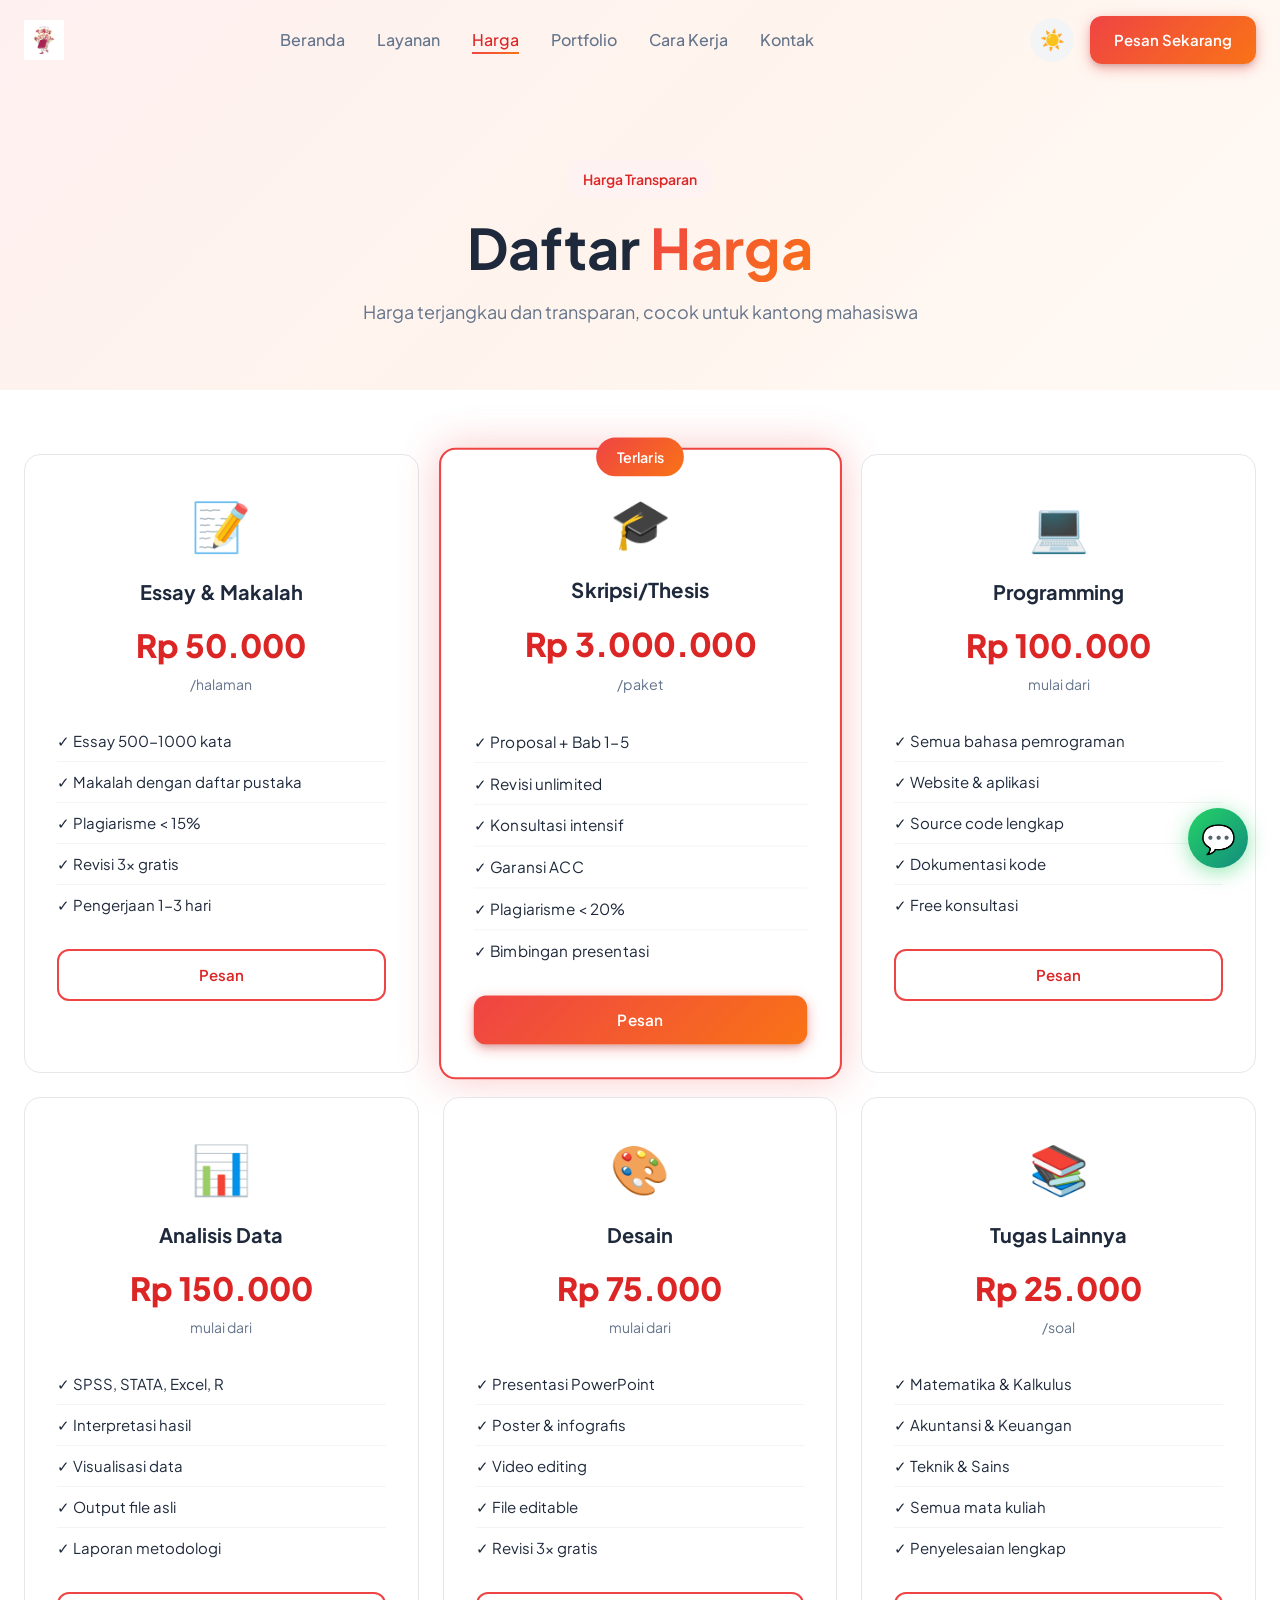
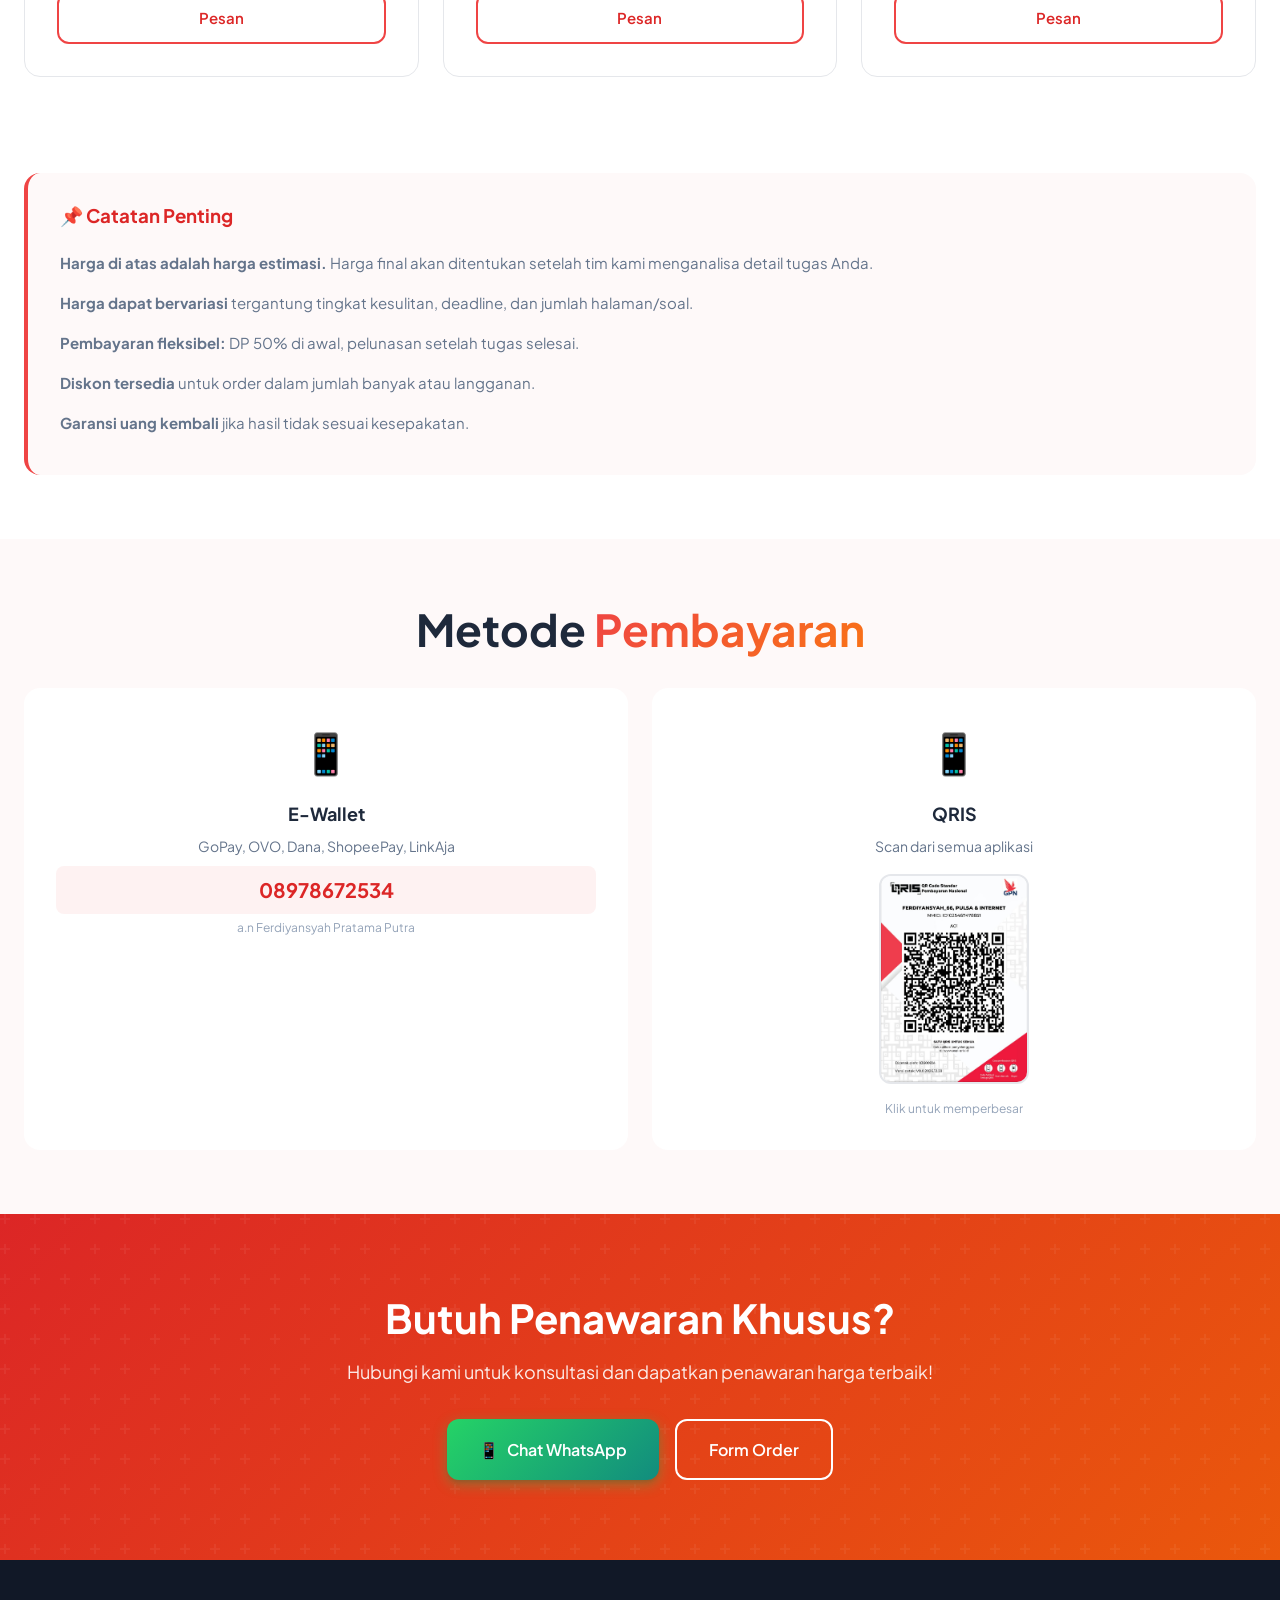
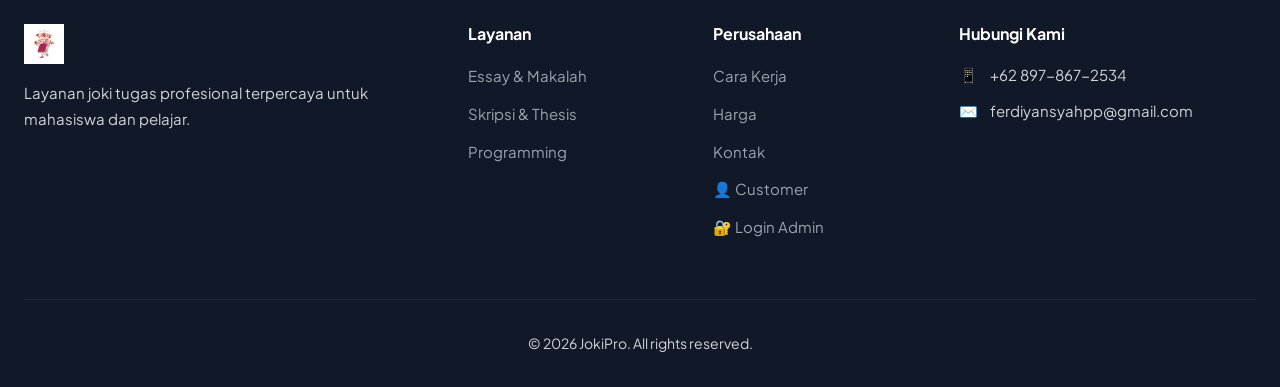
<file: harga.html>
<!DOCTYPE html>
<html lang="id">

<head>
    <meta charset="UTF-8">
    <meta name="viewport" content="width=device-width, initial-scale=1.0">
    <meta name="description"
        content="Harga Joki Tugas JokiPro - Harga transparan dan terjangkau untuk semua jenis tugas.">
    <meta property="og:type" content="website">
    <meta property="og:title" content="Harga - JokiPro | Jasa Joki Tugas Profesional">
    <meta property="og:description" content="Harga Joki Tugas JokiPro - Harga transparan dan terjangkau untuk semua jenis tugas.">
    <meta property="og:image" content="assets/og-image.png">
    <meta property="og:url" content="harga.html">
    <meta name="twitter:card" content="summary_large_image">
    <meta name="twitter:title" content="Harga - JokiPro | Jasa Joki Tugas Profesional">
    <meta name="twitter:description" content="Harga Joki Tugas JokiPro - Harga transparan dan terjangkau untuk semua jenis tugas.">
    <meta name="twitter:image" content="assets/og-image.png">
    <title>Harga - JokiPro | Jasa Joki Tugas Profesional</title>
    <link rel="icon" type="image/svg+xml" href="assets/favicon.svg">
    <link rel="preconnect" href="https://fonts.googleapis.com">
    <link rel="preconnect" href="https://fonts.gstatic.com" crossorigin>
    <link href="https://fonts.googleapis.com/css2?family=Plus+Jakarta+Sans:wght@300;400;500;600;700;800&display=swap"
        rel="stylesheet">
    <link rel="stylesheet" href="css/style.min.css">
    <link rel="stylesheet" href="css/additional.min.css">
    <link rel="stylesheet" href="css/pages.min.css">
</head>

<body>
    <a href="#main-content" class="skip-to-content">Langsung ke konten utama</a>

    <!-- Navbar -->
    <nav class="navbar" id="navbar">
        <div class="container">
            <a href="index.html" class="logo">
                <img src="assets/logo.jpg" alt="JokiPro" class="logo-img">
            </a>
            <ul class="nav-links" id="navLinks">
                <li><a href="index.html">Beranda</a></li>
                <li><a href="layanan.html">Layanan</a></li>
                <li><a href="harga.html" class="active">Harga</a></li>
                <li><a href="portfolio.html">Portfolio</a></li>
                <li><a href="cara-kerja.html">Cara Kerja</a></li>
                <li><a href="kontak.html">Kontak</a></li>
            </ul>
            <div class="nav-actions">
                <button class="theme-toggle" id="themeToggle" aria-label="Toggle Theme">
                    <span class="sun-icon">☀️</span>
                    <span class="moon-icon">🌙</span>
                </button>
                <a href="kontak.html" class="btn btn-primary">Pesan Sekarang</a>
                <button class="hamburger" id="hamburger" aria-label="Menu">
                    <span></span><span></span><span></span>
                </button>
            </div>
        </div>
    </nav>

    <!-- Page Header -->
    <section class="page-header" id="main-content">
        <div class="container">
            <span class="section-badge">Harga Transparan</span>
            <h1 class="page-title">Daftar <span class="gradient-text">Harga</span></h1>
            <p class="page-subtitle">Harga terjangkau dan transparan, cocok untuk kantong mahasiswa</p>
        </div>
    </section>

    <!-- Pricing Table -->
    <section class="pricing-section">
        <div class="container">
            <div class="pricing-grid">
                <!-- Essay & Makalah -->
                <div class="pricing-card">
                    <div class="pricing-icon">📝</div>
                    <h3 class="pricing-title">Essay & Makalah</h3>
                    <div class="pricing-price">
                        <span class="price-main">Rp 50.000</span>
                        <span class="price-unit">/halaman</span>
                    </div>
                    <ul class="pricing-features">
                        <li>✓ Essay 500-1000 kata</li>
                        <li>✓ Makalah dengan daftar pustaka</li>
                        <li>✓ Plagiarisme < 15%</li>
                        <li>✓ Revisi 3x gratis</li>
                        <li>✓ Pengerjaan 1-3 hari</li>
                    </ul>
                    <a href="kontak.html" class="btn btn-outline btn-block">Pesan</a>
                </div>

                <!-- Skripsi -->
                <div class="pricing-card featured">
                    <div class="pricing-badge">Terlaris</div>
                    <div class="pricing-icon">🎓</div>
                    <h3 class="pricing-title">Skripsi/Thesis</h3>
                    <div class="pricing-price">
                        <span class="price-main">Rp 3.000.000</span>
                        <span class="price-unit">/paket</span>
                    </div>
                    <ul class="pricing-features">
                        <li>✓ Proposal + Bab 1-5</li>
                        <li>✓ Revisi unlimited</li>
                        <li>✓ Konsultasi intensif</li>
                        <li>✓ Garansi ACC</li>
                        <li>✓ Plagiarisme < 20%</li>
                        <li>✓ Bimbingan presentasi</li>
                    </ul>
                    <a href="kontak.html" class="btn btn-primary btn-block">Pesan</a>
                </div>

                <!-- Programming -->
                <div class="pricing-card">
                    <div class="pricing-icon">💻</div>
                    <h3 class="pricing-title">Programming</h3>
                    <div class="pricing-price">
                        <span class="price-main">Rp 100.000</span>
                        <span class="price-unit">mulai dari</span>
                    </div>
                    <ul class="pricing-features">
                        <li>✓ Semua bahasa pemrograman</li>
                        <li>✓ Website & aplikasi</li>
                        <li>✓ Source code lengkap</li>
                        <li>✓ Dokumentasi kode</li>
                        <li>✓ Free konsultasi</li>
                    </ul>
                    <a href="kontak.html" class="btn btn-outline btn-block">Pesan</a>
                </div>

                <!-- Analisis Data -->
                <div class="pricing-card">
                    <div class="pricing-icon">📊</div>
                    <h3 class="pricing-title">Analisis Data</h3>
                    <div class="pricing-price">
                        <span class="price-main">Rp 150.000</span>
                        <span class="price-unit">mulai dari</span>
                    </div>
                    <ul class="pricing-features">
                        <li>✓ SPSS, STATA, Excel, R</li>
                        <li>✓ Interpretasi hasil</li>
                        <li>✓ Visualisasi data</li>
                        <li>✓ Output file asli</li>
                        <li>✓ Laporan metodologi</li>
                    </ul>
                    <a href="kontak.html" class="btn btn-outline btn-block">Pesan</a>
                </div>

                <!-- Desain -->
                <div class="pricing-card">
                    <div class="pricing-icon">🎨</div>
                    <h3 class="pricing-title">Desain</h3>
                    <div class="pricing-price">
                        <span class="price-main">Rp 75.000</span>
                        <span class="price-unit">mulai dari</span>
                    </div>
                    <ul class="pricing-features">
                        <li>✓ Presentasi PowerPoint</li>
                        <li>✓ Poster & infografis</li>
                        <li>✓ Video editing</li>
                        <li>✓ File editable</li>
                        <li>✓ Revisi 3x gratis</li>
                    </ul>
                    <a href="kontak.html" class="btn btn-outline btn-block">Pesan</a>
                </div>

                <!-- Tugas Lainnya -->
                <div class="pricing-card">
                    <div class="pricing-icon">📚</div>
                    <h3 class="pricing-title">Tugas Lainnya</h3>
                    <div class="pricing-price">
                        <span class="price-main">Rp 25.000</span>
                        <span class="price-unit">/soal</span>
                    </div>
                    <ul class="pricing-features">
                        <li>✓ Matematika & Kalkulus</li>
                        <li>✓ Akuntansi & Keuangan</li>
                        <li>✓ Teknik & Sains</li>
                        <li>✓ Semua mata kuliah</li>
                        <li>✓ Penyelesaian lengkap</li>
                    </ul>
                    <a href="kontak.html" class="btn btn-outline btn-block">Pesan</a>
                </div>
            </div>
        </div>
    </section>

    <!-- Price Notes -->
    <section class="price-notes">
        <div class="container">
            <div class="notes-card">
                <h3>📌 Catatan Penting</h3>
                <ul>
                    <li><strong>Harga di atas adalah harga estimasi.</strong> Harga final akan ditentukan setelah tim
                        kami menganalisa detail tugas Anda.</li>
                    <li><strong>Harga dapat bervariasi</strong> tergantung tingkat kesulitan, deadline, dan jumlah
                        halaman/soal.</li>
                    <li><strong>Pembayaran fleksibel:</strong> DP 50% di awal, pelunasan setelah tugas selesai.</li>
                    <li><strong>Diskon tersedia</strong> untuk order dalam jumlah banyak atau langganan.</li>
                    <li><strong>Garansi uang kembali</strong> jika hasil tidak sesuai kesepakatan.</li>
                </ul>
            </div>
        </div>
    </section>

    <!-- Payment Methods -->
    <section class="payment-methods">
        <div class="container">
            <h2 class="section-title">Metode <span class="gradient-text">Pembayaran</span></h2>
            <div class="payment-grid">
                <div class="payment-item">
                    <span class="payment-icon">📱</span>
                    <span class="payment-name">E-Wallet</span>
                    <span class="payment-desc">GoPay, OVO, Dana, ShopeePay, LinkAja</span>
                    <span class="payment-number">08978672534</span>
                    <span class="payment-note">a.n Ferdiyansyah Pratama Putra</span>
                </div>
                <div class="payment-item qris-item">
                    <span class="payment-icon">📱</span>
                    <span class="payment-name">QRIS</span>
                    <span class="payment-desc">Scan dari semua aplikasi</span>
                    <div class="qris-image">
                        <img src="assets/qris.png" alt="QRIS JokiPro" loading="lazy" onclick="openQrisModal()">
                        <span class="qris-hint">Klik untuk memperbesar</span>
                    </div>
                </div>
            </div>
        </div>
    </section>

    <!-- QRIS Modal -->
    <div class="qris-modal" id="qrisModal" onclick="closeQrisModal()">
        <div class="qris-modal-content" onclick="event.stopPropagation()">
            <button class="qris-modal-close" onclick="closeQrisModal()">&times;</button>
            <img src="assets/qris.png" alt="QRIS JokiPro" loading="lazy">
            <p>Scan QRIS di atas untuk pembayaran</p>
        </div>
    </div>

    <!-- CTA -->
    <section class="cta-section">
        <div class="container">
            <div class="cta-content">
                <h2>Butuh Penawaran Khusus?</h2>
                <p>Hubungi kami untuk konsultasi dan dapatkan penawaran harga terbaik!</p>
                <div class="cta-buttons">
                    <a href="https://wa.me/628978672534" class="btn btn-whatsapp btn-lg" target="_blank">
                        <span>📱</span> Chat WhatsApp
                    </a>
                    <a href="kontak.html" class="btn btn-outline-white btn-lg">Form Order</a>
                </div>
            </div>
        </div>
    </section>

    <!-- Footer -->
    <footer class="footer">
        <div class="container">
            <div class="footer-grid">
                <div class="footer-brand">
                    <a href="index.html" class="logo">
                        <img src="assets/logo.jpg" alt="JokiPro" class="logo-img">
                    </a>
                    <p>Layanan joki tugas profesional terpercaya untuk mahasiswa dan pelajar.</p>
                </div>
                <div class="footer-links">
                    <h4>Layanan</h4>
                    <ul>
                        <li><a href="layanan.html">Essay & Makalah</a></li>
                        <li><a href="layanan.html">Skripsi & Thesis</a></li>
                        <li><a href="layanan.html">Programming</a></li>
                    </ul>
                </div>
                <div class="footer-links">
                    <h4>Perusahaan</h4>
                    <ul>
                        <li><a href="cara-kerja.html">Cara Kerja</a></li>
                        <li><a href="harga.html">Harga</a></li>
                        <li><a href="kontak.html">Kontak</a></li>
                        <li><a href="customer-login.html">&#x1F464; Customer</a></li>
                        <li><a href="login.html">🔐 Login Admin</a></li>
                    </ul>
                </div>
                <div class="footer-contact">
                    <h4>Hubungi Kami</h4>
                    <ul>
                        <li><span>📱</span> +62 897-867-2534</li>
                        <li><span>✉️</span> ferdiyansyahpp@gmail.com</li>
                    </ul>
                </div>
            </div>
            <div class="footer-bottom">
                <p>&copy; 2026 JokiPro. All rights reserved.</p>
            </div>
        </div>
    </footer>

    <a href="https://wa.me/628978672534" class="floating-wa" target="_blank" aria-label="Chat WhatsApp">
        <span>💬</span>
    </a>

    <script src="js/main.js"></script>
    <script>
        function openQrisModal() {
            document.getElementById('qrisModal').classList.add('active');
            document.body.style.overflow = 'hidden';
        }
        function closeQrisModal() {
            document.getElementById('qrisModal').classList.remove('active');
            document.body.style.overflow = '';
        }
    </script>
    <script>
        // Mobile menu overlay
        (function() {
            const hamburger = document.getElementById('hamburger');
            const navLinks = document.getElementById('navLinks');
            const overlay = document.getElementById('navOverlay');
            if (hamburger && navLinks && overlay) {
                hamburger.addEventListener('click', function() {
                    const isOpen = navLinks.classList.contains('active');
                    overlay.classList.toggle('active', !isOpen);
                });
                overlay.addEventListener('click', function() {
                    navLinks.classList.remove('active');
                    hamburger.classList.remove('active');
                    overlay.classList.remove('active');
                    document.body.style.overflow = '';
                });
            }
        })();
    </script>

    <div class="nav-overlay" id="navOverlay"></div>
</body>

</html>
</file>
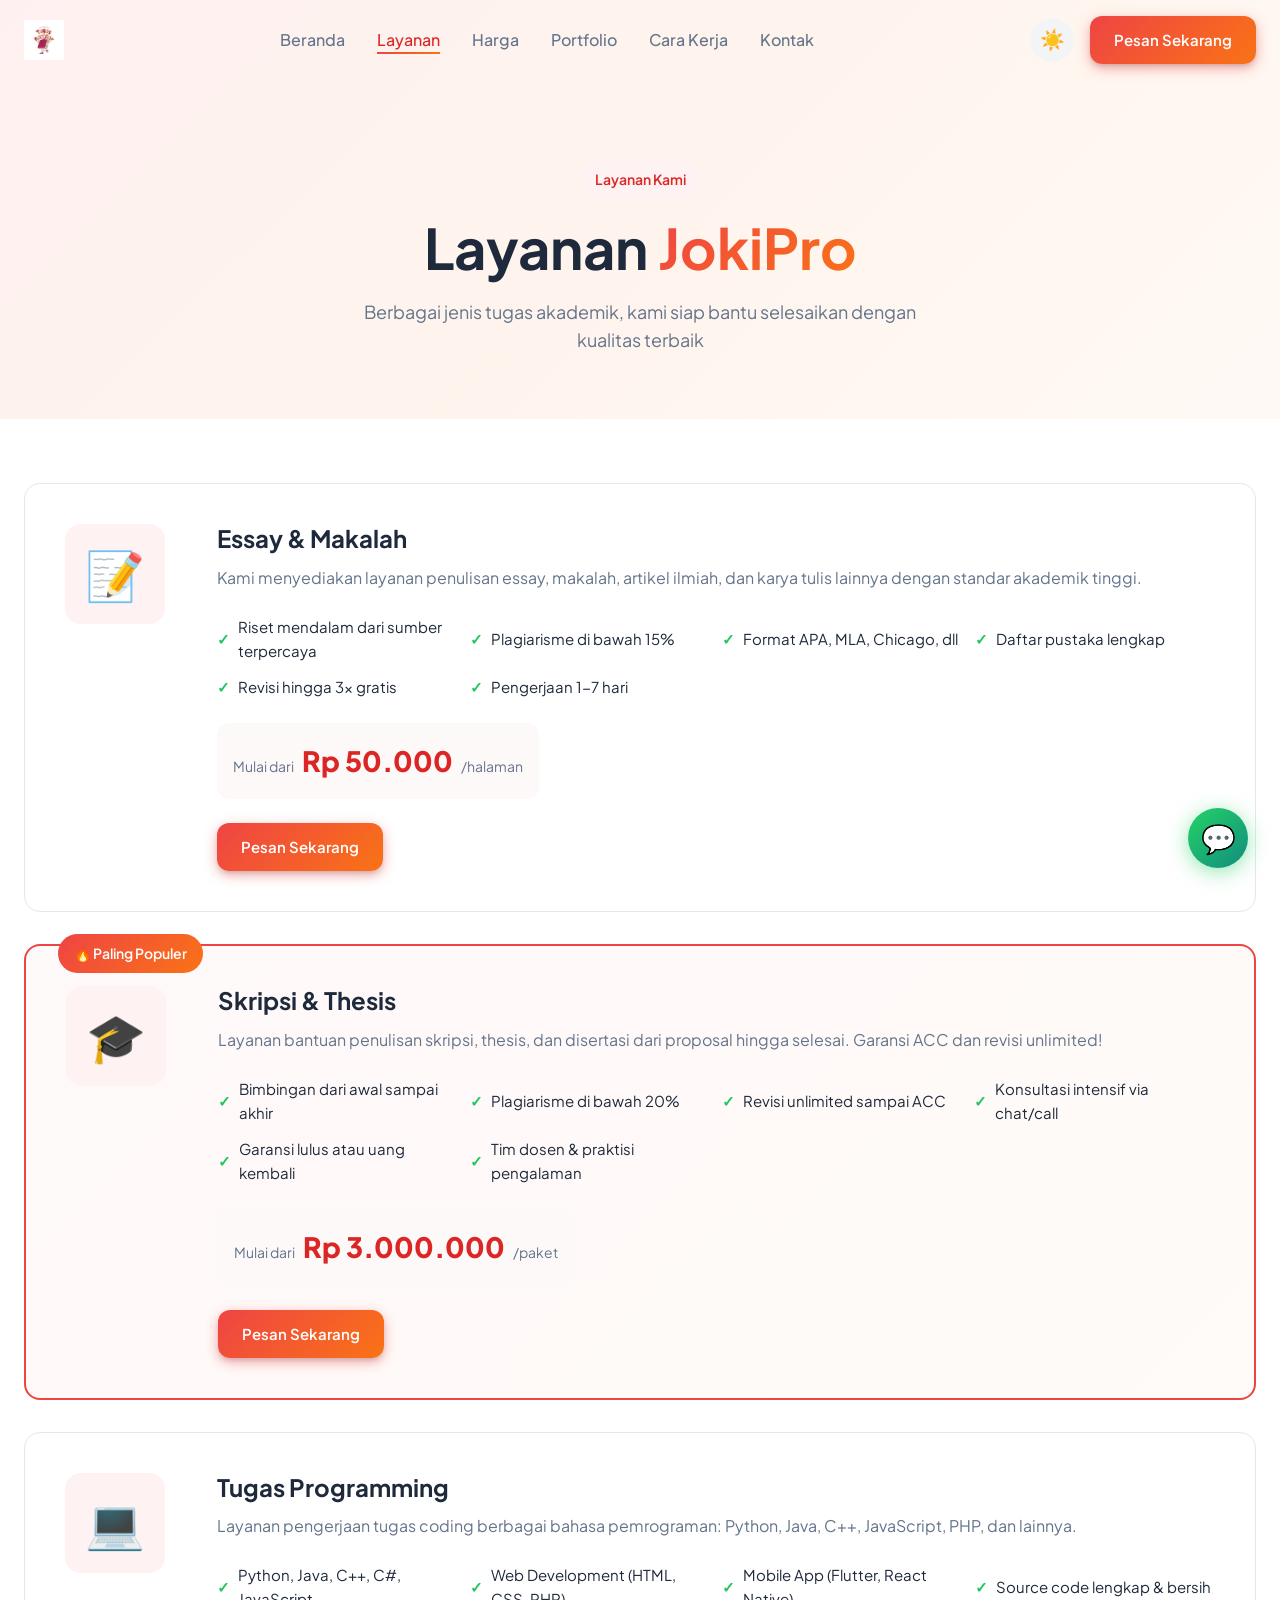
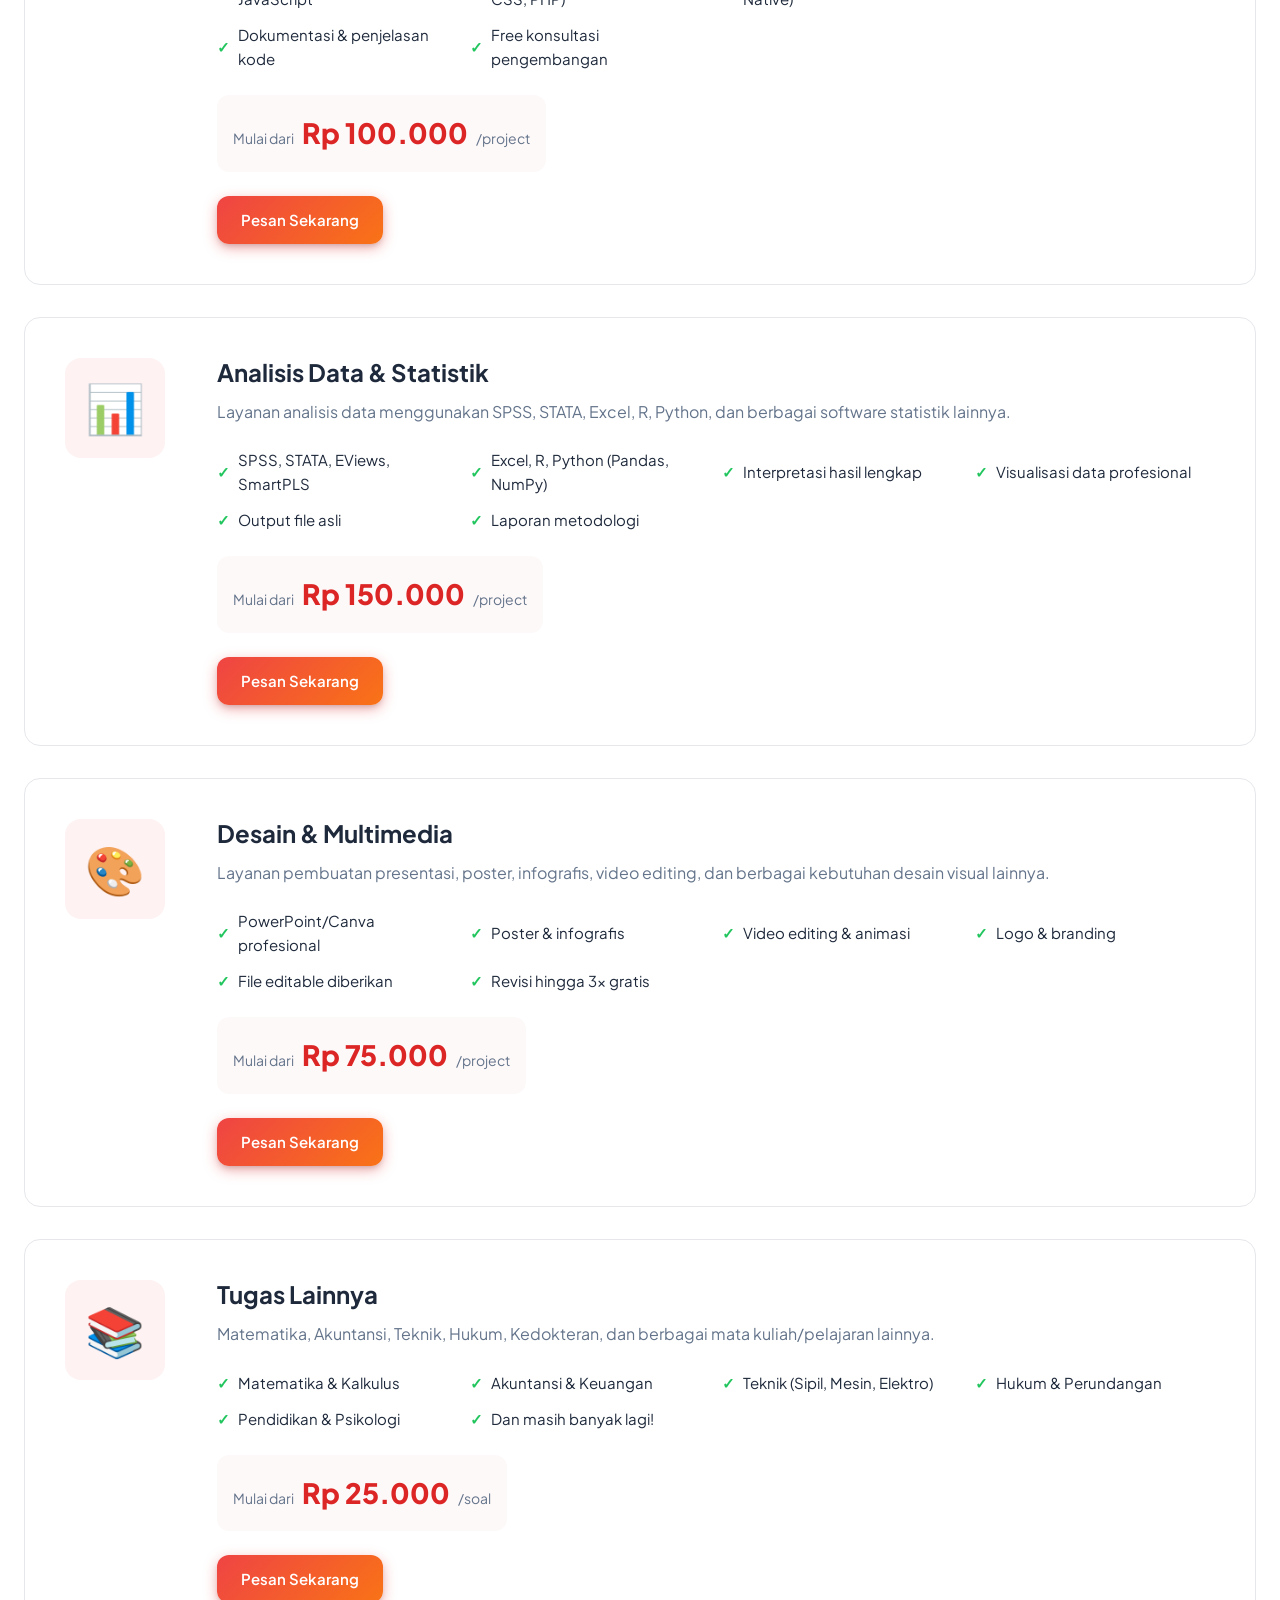
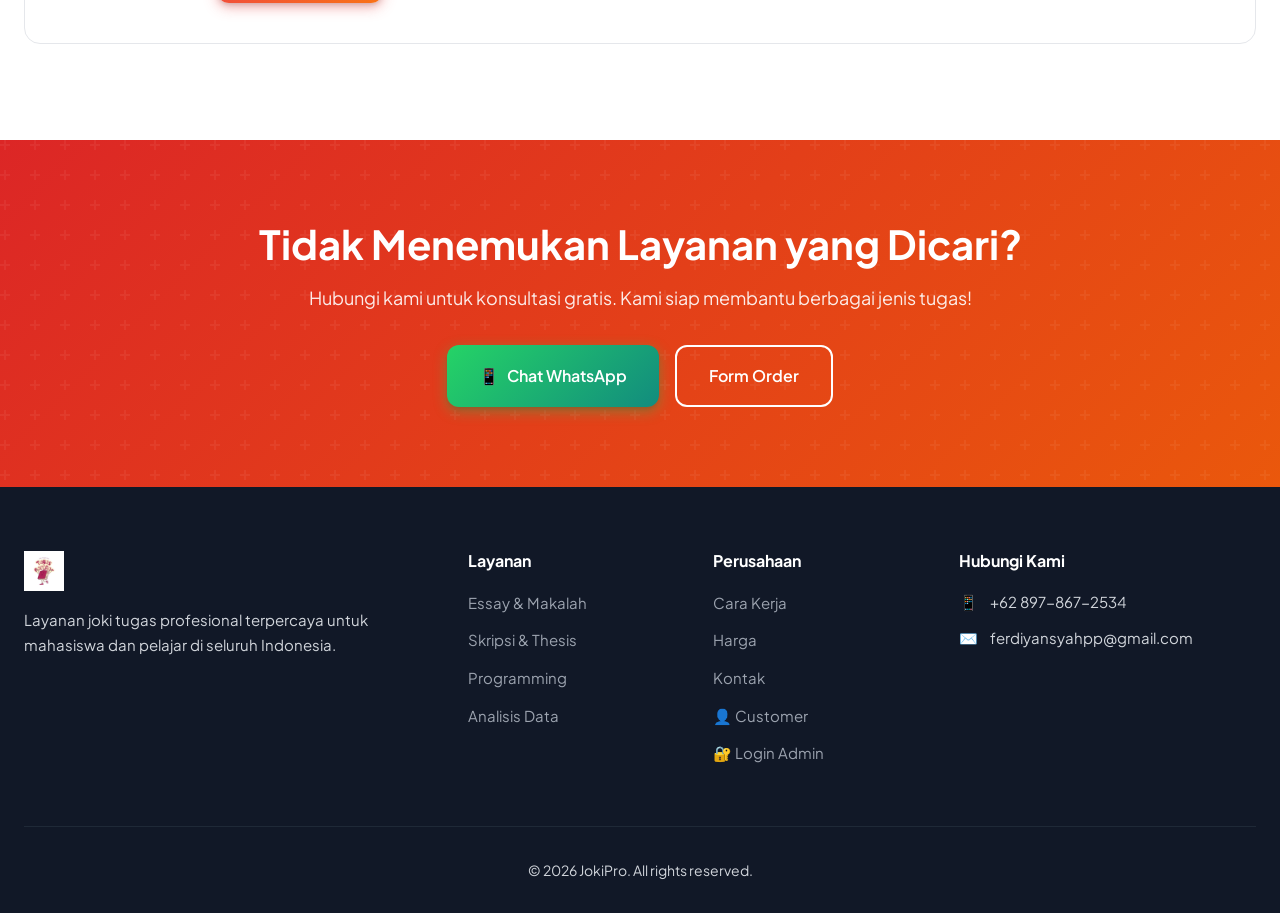
<file: layanan.html>
<!DOCTYPE html>
<html lang="id">

<head>
    <meta charset="UTF-8">
    <meta name="viewport" content="width=device-width, initial-scale=1.0">
    <meta name="description"
        content="Layanan Joki Tugas JokiPro - Essay, Skripsi, Programming, Analisis Data, Desain, dan berbagai jenis tugas lainnya.">
    <meta property="og:type" content="website">
    <meta property="og:title" content="Layanan - JokiPro | Jasa Joki Tugas Profesional">
    <meta property="og:description" content="Layanan Joki Tugas JokiPro - Essay, Skripsi, Programming, Analisis Data, Desain, dan berbagai jenis tugas lainnya.">
    <meta property="og:image" content="assets/og-image.png">
    <meta property="og:url" content="layanan.html">
    <meta name="twitter:card" content="summary_large_image">
    <meta name="twitter:title" content="Layanan - JokiPro | Jasa Joki Tugas Profesional">
    <meta name="twitter:description" content="Layanan Joki Tugas JokiPro - Essay, Skripsi, Programming, Analisis Data, Desain, dan berbagai jenis tugas lainnya.">
    <meta name="twitter:image" content="assets/og-image.png">
    <title>Layanan - JokiPro | Jasa Joki Tugas Profesional</title>
    <link rel="icon" type="image/svg+xml" href="assets/favicon.svg">
    <link rel="preconnect" href="https://fonts.googleapis.com">
    <link rel="preconnect" href="https://fonts.gstatic.com" crossorigin>
    <link href="https://fonts.googleapis.com/css2?family=Plus+Jakarta+Sans:wght@300;400;500;600;700;800&display=swap"
        rel="stylesheet">
    <link rel="stylesheet" href="css/style.min.css">
    <link rel="stylesheet" href="css/additional.min.css">
    <link rel="stylesheet" href="css/pages.min.css">
</head>

<body>
    <a href="#main-content" class="skip-to-content">Langsung ke konten utama</a>

    <!-- Navbar -->
    <nav class="navbar" id="navbar">
        <div class="container">
            <a href="index.html" class="logo">
                <img src="assets/logo.jpg" alt="JokiPro" class="logo-img">
            </a>
            <ul class="nav-links" id="navLinks">
                <li><a href="index.html">Beranda</a></li>
                <li><a href="layanan.html" class="active">Layanan</a></li>
                <li><a href="harga.html">Harga</a></li>
                <li><a href="portfolio.html">Portfolio</a></li>
                <li><a href="cara-kerja.html">Cara Kerja</a></li>
                <li><a href="kontak.html">Kontak</a></li>
            </ul>
            <div class="nav-actions">
                <button class="theme-toggle" id="themeToggle" aria-label="Toggle Theme">
                    <span class="sun-icon">☀️</span>
                    <span class="moon-icon">🌙</span>
                </button>
                <a href="kontak.html" class="btn btn-primary">Pesan Sekarang</a>
                <button class="hamburger" id="hamburger" aria-label="Menu">
                    <span></span><span></span><span></span>
                </button>
            </div>
        </div>
    </nav>

    <!-- Page Header -->
    <section class="page-header" id="main-content">
        <div class="container">
            <span class="section-badge">Layanan Kami</span>
            <h1 class="page-title">Layanan <span class="gradient-text">JokiPro</span></h1>
            <p class="page-subtitle">Berbagai jenis tugas akademik, kami siap bantu selesaikan dengan kualitas terbaik
            </p>
        </div>
    </section>

    <!-- Services Detail -->
    <section class="services-detail">
        <div class="container">
            <!-- Essay & Makalah -->
            <div class="service-detail-card" id="essay">
                <div class="service-detail-icon"><span>📝</span></div>
                <div class="service-detail-content">
                    <h2>Essay & Makalah</h2>
                    <p>Kami menyediakan layanan penulisan essay, makalah, artikel ilmiah, dan karya tulis lainnya dengan
                        standar akademik tinggi.</p>
                    <div class="service-features-grid">
                        <div class="feature-item">
                            <span class="feature-icon">✓</span>
                            <span>Riset mendalam dari sumber terpercaya</span>
                        </div>
                        <div class="feature-item">
                            <span class="feature-icon">✓</span>
                            <span>Plagiarisme di bawah 15%</span>
                        </div>
                        <div class="feature-item">
                            <span class="feature-icon">✓</span>
                            <span>Format APA, MLA, Chicago, dll</span>
                        </div>
                        <div class="feature-item">
                            <span class="feature-icon">✓</span>
                            <span>Daftar pustaka lengkap</span>
                        </div>
                        <div class="feature-item">
                            <span class="feature-icon">✓</span>
                            <span>Revisi hingga 3x gratis</span>
                        </div>
                        <div class="feature-item">
                            <span class="feature-icon">✓</span>
                            <span>Pengerjaan 1-7 hari</span>
                        </div>
                    </div>
                    <div class="service-price">
                        <span class="price-label">Mulai dari</span>
                        <span class="price-value">Rp 50.000</span>
                        <span class="price-unit">/halaman</span>
                    </div>
                    <a href="kontak.html" class="btn btn-primary">Pesan Sekarang</a>
                </div>
            </div>

            <!-- Skripsi & Thesis -->
            <div class="service-detail-card featured" id="skripsi">
                <div class="popular-tag">🔥 Paling Populer</div>
                <div class="service-detail-icon"><span>🎓</span></div>
                <div class="service-detail-content">
                    <h2>Skripsi & Thesis</h2>
                    <p>Layanan bantuan penulisan skripsi, thesis, dan disertasi dari proposal hingga selesai. Garansi
                        ACC dan revisi unlimited!</p>
                    <div class="service-features-grid">
                        <div class="feature-item">
                            <span class="feature-icon">✓</span>
                            <span>Bimbingan dari awal sampai akhir</span>
                        </div>
                        <div class="feature-item">
                            <span class="feature-icon">✓</span>
                            <span>Plagiarisme di bawah 20%</span>
                        </div>
                        <div class="feature-item">
                            <span class="feature-icon">✓</span>
                            <span>Revisi unlimited sampai ACC</span>
                        </div>
                        <div class="feature-item">
                            <span class="feature-icon">✓</span>
                            <span>Konsultasi intensif via chat/call</span>
                        </div>
                        <div class="feature-item">
                            <span class="feature-icon">✓</span>
                            <span>Garansi lulus atau uang kembali</span>
                        </div>
                        <div class="feature-item">
                            <span class="feature-icon">✓</span>
                            <span>Tim dosen & praktisi pengalaman</span>
                        </div>
                    </div>
                    <div class="service-price">
                        <span class="price-label">Mulai dari</span>
                        <span class="price-value">Rp 3.000.000</span>
                        <span class="price-unit">/paket</span>
                    </div>
                    <a href="kontak.html" class="btn btn-primary">Pesan Sekarang</a>
                </div>
            </div>

            <!-- Programming -->
            <div class="service-detail-card" id="programming">
                <div class="service-detail-icon"><span>💻</span></div>
                <div class="service-detail-content">
                    <h2>Tugas Programming</h2>
                    <p>Layanan pengerjaan tugas coding berbagai bahasa pemrograman: Python, Java, C++, JavaScript, PHP,
                        dan lainnya.</p>
                    <div class="service-features-grid">
                        <div class="feature-item">
                            <span class="feature-icon">✓</span>
                            <span>Python, Java, C++, C#, JavaScript</span>
                        </div>
                        <div class="feature-item">
                            <span class="feature-icon">✓</span>
                            <span>Web Development (HTML, CSS, PHP)</span>
                        </div>
                        <div class="feature-item">
                            <span class="feature-icon">✓</span>
                            <span>Mobile App (Flutter, React Native)</span>
                        </div>
                        <div class="feature-item">
                            <span class="feature-icon">✓</span>
                            <span>Source code lengkap & bersih</span>
                        </div>
                        <div class="feature-item">
                            <span class="feature-icon">✓</span>
                            <span>Dokumentasi & penjelasan kode</span>
                        </div>
                        <div class="feature-item">
                            <span class="feature-icon">✓</span>
                            <span>Free konsultasi pengembangan</span>
                        </div>
                    </div>
                    <div class="service-price">
                        <span class="price-label">Mulai dari</span>
                        <span class="price-value">Rp 100.000</span>
                        <span class="price-unit">/project</span>
                    </div>
                    <a href="kontak.html" class="btn btn-primary">Pesan Sekarang</a>
                </div>
            </div>

            <!-- Analisis Data -->
            <div class="service-detail-card" id="analisis">
                <div class="service-detail-icon"><span>📊</span></div>
                <div class="service-detail-content">
                    <h2>Analisis Data & Statistik</h2>
                    <p>Layanan analisis data menggunakan SPSS, STATA, Excel, R, Python, dan berbagai software statistik
                        lainnya.</p>
                    <div class="service-features-grid">
                        <div class="feature-item">
                            <span class="feature-icon">✓</span>
                            <span>SPSS, STATA, EViews, SmartPLS</span>
                        </div>
                        <div class="feature-item">
                            <span class="feature-icon">✓</span>
                            <span>Excel, R, Python (Pandas, NumPy)</span>
                        </div>
                        <div class="feature-item">
                            <span class="feature-icon">✓</span>
                            <span>Interpretasi hasil lengkap</span>
                        </div>
                        <div class="feature-item">
                            <span class="feature-icon">✓</span>
                            <span>Visualisasi data profesional</span>
                        </div>
                        <div class="feature-item">
                            <span class="feature-icon">✓</span>
                            <span>Output file asli</span>
                        </div>
                        <div class="feature-item">
                            <span class="feature-icon">✓</span>
                            <span>Laporan metodologi</span>
                        </div>
                    </div>
                    <div class="service-price">
                        <span class="price-label">Mulai dari</span>
                        <span class="price-value">Rp 150.000</span>
                        <span class="price-unit">/project</span>
                    </div>
                    <a href="kontak.html" class="btn btn-primary">Pesan Sekarang</a>
                </div>
            </div>

            <!-- Desain -->
            <div class="service-detail-card" id="desain">
                <div class="service-detail-icon"><span>🎨</span></div>
                <div class="service-detail-content">
                    <h2>Desain & Multimedia</h2>
                    <p>Layanan pembuatan presentasi, poster, infografis, video editing, dan berbagai kebutuhan desain
                        visual lainnya.</p>
                    <div class="service-features-grid">
                        <div class="feature-item">
                            <span class="feature-icon">✓</span>
                            <span>PowerPoint/Canva profesional</span>
                        </div>
                        <div class="feature-item">
                            <span class="feature-icon">✓</span>
                            <span>Poster & infografis</span>
                        </div>
                        <div class="feature-item">
                            <span class="feature-icon">✓</span>
                            <span>Video editing & animasi</span>
                        </div>
                        <div class="feature-item">
                            <span class="feature-icon">✓</span>
                            <span>Logo & branding</span>
                        </div>
                        <div class="feature-item">
                            <span class="feature-icon">✓</span>
                            <span>File editable diberikan</span>
                        </div>
                        <div class="feature-item">
                            <span class="feature-icon">✓</span>
                            <span>Revisi hingga 3x gratis</span>
                        </div>
                    </div>
                    <div class="service-price">
                        <span class="price-label">Mulai dari</span>
                        <span class="price-value">Rp 75.000</span>
                        <span class="price-unit">/project</span>
                    </div>
                    <a href="kontak.html" class="btn btn-primary">Pesan Sekarang</a>
                </div>
            </div>

            <!-- Tugas Lainnya -->
            <div class="service-detail-card" id="lainnya">
                <div class="service-detail-icon"><span>📚</span></div>
                <div class="service-detail-content">
                    <h2>Tugas Lainnya</h2>
                    <p>Matematika, Akuntansi, Teknik, Hukum, Kedokteran, dan berbagai mata kuliah/pelajaran lainnya.</p>
                    <div class="service-features-grid">
                        <div class="feature-item">
                            <span class="feature-icon">✓</span>
                            <span>Matematika & Kalkulus</span>
                        </div>
                        <div class="feature-item">
                            <span class="feature-icon">✓</span>
                            <span>Akuntansi & Keuangan</span>
                        </div>
                        <div class="feature-item">
                            <span class="feature-icon">✓</span>
                            <span>Teknik (Sipil, Mesin, Elektro)</span>
                        </div>
                        <div class="feature-item">
                            <span class="feature-icon">✓</span>
                            <span>Hukum & Perundangan</span>
                        </div>
                        <div class="feature-item">
                            <span class="feature-icon">✓</span>
                            <span>Pendidikan & Psikologi</span>
                        </div>
                        <div class="feature-item">
                            <span class="feature-icon">✓</span>
                            <span>Dan masih banyak lagi!</span>
                        </div>
                    </div>
                    <div class="service-price">
                        <span class="price-label">Mulai dari</span>
                        <span class="price-value">Rp 25.000</span>
                        <span class="price-unit">/soal</span>
                    </div>
                    <a href="kontak.html" class="btn btn-primary">Pesan Sekarang</a>
                </div>
            </div>
        </div>
    </section>

    <!-- CTA -->
    <section class="cta-section">
        <div class="container">
            <div class="cta-content">
                <h2>Tidak Menemukan Layanan yang Dicari?</h2>
                <p>Hubungi kami untuk konsultasi gratis. Kami siap membantu berbagai jenis tugas!</p>
                <div class="cta-buttons">
                    <a href="https://wa.me/628978672534" class="btn btn-whatsapp btn-lg" target="_blank">
                        <span>📱</span> Chat WhatsApp
                    </a>
                    <a href="kontak.html" class="btn btn-outline-white btn-lg">Form Order</a>
                </div>
            </div>
        </div>
    </section>

    <!-- Footer -->
    <footer class="footer">
        <div class="container">
            <div class="footer-grid">
                <div class="footer-brand">
                    <a href="index.html" class="logo">
                        <img src="assets/logo.jpg" alt="JokiPro" class="logo-img">
                    </a>
                    <p>Layanan joki tugas profesional terpercaya untuk mahasiswa dan pelajar di seluruh Indonesia.</p>
                </div>
                <div class="footer-links">
                    <h4>Layanan</h4>
                    <ul>
                        <li><a href="layanan.html#essay">Essay & Makalah</a></li>
                        <li><a href="layanan.html#skripsi">Skripsi & Thesis</a></li>
                        <li><a href="layanan.html#programming">Programming</a></li>
                        <li><a href="layanan.html#analisis">Analisis Data</a></li>
                    </ul>
                </div>
                <div class="footer-links">
                    <h4>Perusahaan</h4>
                    <ul>
                        <li><a href="cara-kerja.html">Cara Kerja</a></li>
                        <li><a href="harga.html">Harga</a></li>
                        <li><a href="kontak.html">Kontak</a></li>
                        <li><a href="customer-login.html">&#x1F464; Customer</a></li>
                        <li><a href="login.html">🔐 Login Admin</a></li>
                    </ul>
                </div>
                <div class="footer-contact">
                    <h4>Hubungi Kami</h4>
                    <ul>
                        <li><span>📱</span> +62 897-867-2534</li>
                        <li><span>✉️</span> ferdiyansyahpp@gmail.com</li>
                    </ul>
                </div>
            </div>
            <div class="footer-bottom">
                <p>&copy; 2026 JokiPro. All rights reserved.</p>
            </div>
        </div>
    </footer>

    <a href="https://wa.me/628978672534" class="floating-wa" target="_blank" aria-label="Chat WhatsApp">
        <span>💬</span>
    </a>

    <script src="js/main.js"></script>
    <script>
        // Mobile menu overlay
        (function() {
            const hamburger = document.getElementById('hamburger');
            const navLinks = document.getElementById('navLinks');
            const overlay = document.getElementById('navOverlay');
            if (hamburger && navLinks && overlay) {
                hamburger.addEventListener('click', function() {
                    const isOpen = navLinks.classList.contains('active');
                    overlay.classList.toggle('active', !isOpen);
                });
                overlay.addEventListener('click', function() {
                    navLinks.classList.remove('active');
                    hamburger.classList.remove('active');
                    overlay.classList.remove('active');
                    document.body.style.overflow = '';
                });
            }
        })();
    </script>

    <div class="nav-overlay" id="navOverlay"></div>
</body>

</html>
</file>
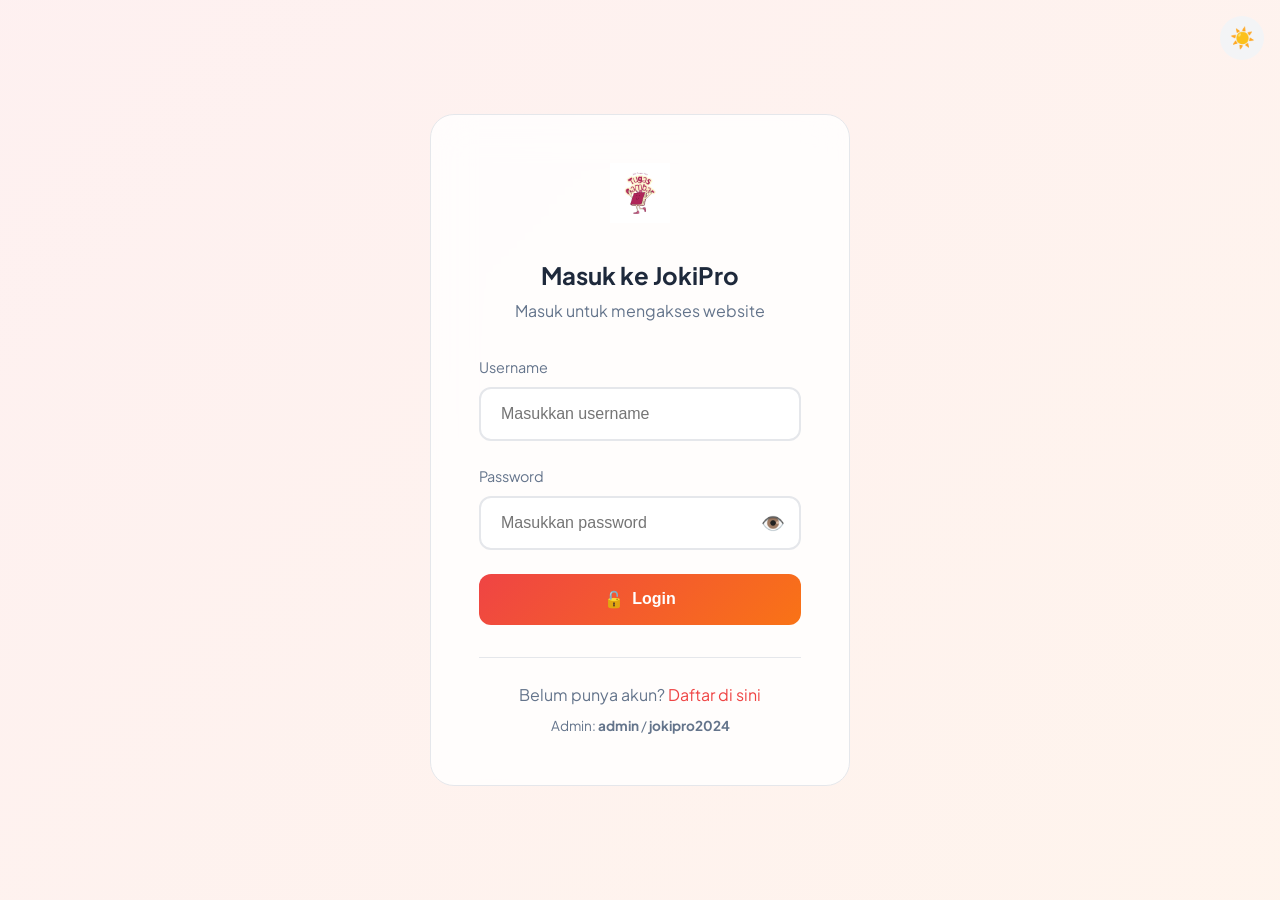
<file: login.html>
<!DOCTYPE html>
<html lang="id">

<head>
    <meta charset="UTF-8">
    <meta name="viewport" content="width=device-width, initial-scale=1.0">
    <meta name="robots" content="noindex, nofollow">
    <meta property="og:type" content="website">
    <meta property="og:title" content="Login - JokiPro">
    <meta property="og:description" content="Masuk ke JokiPro">
    <meta property="og:image" content="assets/og-image.png">
    <meta property="og:url" content="login.html">
    <meta name="twitter:card" content="summary_large_image">
    <meta name="twitter:title" content="Login - JokiPro">
    <meta name="twitter:description" content="Masuk ke JokiPro">
    <meta name="twitter:image" content="assets/og-image.png">
    <title>Login - JokiPro</title>
    <link rel="icon" type="image/svg+xml" href="assets/favicon.svg">
    <link rel="preconnect" href="https://fonts.googleapis.com">
    <link rel="preconnect" href="https://fonts.gstatic.com" crossorigin>
    <link href="https://fonts.googleapis.com/css2?family=Plus+Jakarta+Sans:wght@300;400;500;600;700;800&display=swap"
        rel="stylesheet">
    <link rel="stylesheet" href="css/style.min.css">
    <link rel="stylesheet" href="css/additional.min.css">
    <style>
        .login-page {
            min-height: 100vh;
            display: flex;
            align-items: center;
            justify-content: center;
            padding: 2rem;
            background: linear-gradient(135deg, rgba(239, 68, 68, 0.08), rgba(249, 115, 22, 0.08));
        }

        .login-container {
            background: var(--glass-bg);
            backdrop-filter: blur(20px);
            border: 1px solid var(--glass-border);
            border-radius: 24px;
            padding: 3rem;
            width: 100%;
            max-width: 420px;
            text-align: center;
        }

        .login-logo {
            margin-bottom: 2rem;
            text-align: center;
        }

        .login-logo img {
            height: 60px;
            width: auto;
        }

        .login-title {
            font-size: 1.5rem;
            color: var(--text-primary);
            margin-bottom: 0.5rem;
        }

        .login-subtitle {
            color: var(--text-secondary);
            margin-bottom: 2rem;
        }

        .login-form .form-group {
            margin-bottom: 1.5rem;
            text-align: left;
        }

        .login-form label {
            display: block;
            margin-bottom: 0.5rem;
            color: var(--text-secondary);
            font-size: 0.9rem;
        }

        .login-form input {
            width: 100%;
            padding: 1rem 1.25rem;
            border: 2px solid var(--glass-border);
            border-radius: 12px;
            background: var(--bg-primary);
            color: var(--text-primary);
            font-size: 1rem;
            transition: all 0.3s ease;
        }

        .login-form input:focus {
            outline: none;
            border-color: var(--primary);
            box-shadow: 0 0 0 4px rgba(249, 115, 22, 0.1);
        }

        .login-form input.error {
            border-color: #ef4444;
        }

        .password-toggle {
            position: relative;
        }

        .password-toggle button {
            position: absolute;
            right: 1rem;
            top: 50%;
            transform: translateY(-50%);
            background: none;
            border: none;
            color: var(--text-secondary);
            cursor: pointer;
            font-size: 1.2rem;
        }

        .error-message {
            background: rgba(239, 68, 68, 0.1);
            border: 1px solid rgba(239, 68, 68, 0.3);
            color: #ef4444;
            padding: 1rem;
            border-radius: 12px;
            margin-bottom: 1.5rem;
            display: none;
        }

        .error-message.show {
            display: block;
        }

        .btn-login {
            width: 100%;
            padding: 1rem;
            font-size: 1rem;
            background: linear-gradient(135deg, var(--primary), var(--secondary));
            color: white;
            border: none;
            border-radius: 12px;
            cursor: pointer;
            font-weight: 600;
            transition: all 0.3s ease;
            display: flex;
            align-items: center;
            justify-content: center;
            gap: 0.5rem;
        }

        .btn-login:hover {
            transform: translateY(-2px);
            box-shadow: 0 10px 30px rgba(249, 115, 22, 0.3);
        }

        .btn-login:disabled {
            opacity: 0.7;
            cursor: not-allowed;
            transform: none;
        }

        .spinner {
            width: 20px;
            height: 20px;
            border: 2px solid transparent;
            border-top-color: white;
            border-radius: 50%;
            animation: spin 0.8s linear infinite;
        }

        @keyframes spin {
            to {
                transform: rotate(360deg);
            }
        }

        .login-footer {
            margin-top: 2rem;
            padding-top: 1.5rem;
            border-top: 1px solid var(--glass-border);
        }

        .login-footer a {
            color: var(--primary);
            text-decoration: none;
        }

        .login-footer a:hover {
            text-decoration: underline;
        }

        .theme-btn {
            position: fixed;
            top: 1rem;
            right: 1rem;
        }
    </style>
</head>

<body>
    <a href="#main-content" class="skip-to-content">Langsung ke konten utama</a>

    <div class="theme-btn">
        <button class="theme-toggle" id="themeToggle" aria-label="Toggle Theme">
            <span class="sun-icon">☀️</span>
            <span class="moon-icon">🌙</span>
        </button>
    </div>

    <div class="login-page" id="main-content">
        <div class="login-container">
            <div class="login-logo">
                <img src="assets/logo.jpg" alt="JokiPro Admin">
            </div>

            <h1 class="login-title">Masuk ke JokiPro</h1>
            <p class="login-subtitle">Masuk untuk mengakses website</p>

            <div class="error-message" id="errorMessage">
                ❌ Username atau password salah!
            </div>

            <form class="login-form" id="loginForm">
                <div class="form-group">
                    <label for="username">Username</label>
                    <input type="text" id="username" name="username" placeholder="Masukkan username" required
                        autocomplete="username">
                </div>

                <div class="form-group">
                    <label for="password">Password</label>
                    <div class="password-toggle">
                        <input type="password" id="password" name="password" placeholder="Masukkan password" required
                            autocomplete="current-password">
                        <button type="button" onclick="togglePassword()" id="toggleBtn">👁️</button>
                    </div>
                </div>

                <button type="submit" class="btn-login" id="loginBtn">
                    <span>🔓</span> Login
                </button>
            </form>

            <div class="login-footer">
                <p style="color: var(--text-secondary); margin-bottom: 0.5rem;">
                    Belum punya akun? <a href="register.html">Daftar di sini</a>
                </p>
                <p style="color: var(--text-secondary); font-size: 0.85rem;">
                    Admin: <strong>admin</strong> / <strong>jokipro2024</strong>
                </p>
            </div>
        </div>
    </div>

    <script src="js/main.js"></script>
    <script>
        const ADMIN_CREDENTIALS = {
            username: 'admin',
            passwordHash: 'am9raXBybzIwMjQ='
        };

        if (sessionStorage.getItem('jokipro_admin_auth') === 'true') {
            window.location.href = 'admin.html';
        }
        if (sessionStorage.getItem('jokipro_customer_auth') === 'true') {
            window.location.href = 'index.html';
        }

        function getUsers() {
            const users = localStorage.getItem('jokipro_users');
            return users ? JSON.parse(users) : [];
        }

        function togglePassword() {
            const input = document.getElementById('password');
            const btn = document.getElementById('toggleBtn');
            if (input.type === 'password') {
                input.type = 'text';
                btn.textContent = '🙈';
            } else {
                input.type = 'password';
                btn.textContent = '👁️';
            }
        }

        document.getElementById('loginForm').addEventListener('submit', function (e) {
            e.preventDefault();

            const username = document.getElementById('username').value.trim().toLowerCase();
            const password = document.getElementById('password').value;
            const errorMsg = document.getElementById('errorMessage');
            const loginBtn = document.getElementById('loginBtn');

            loginBtn.disabled = true;
            loginBtn.innerHTML = '<div class="spinner"></div> Memverifikasi...';
            errorMsg.classList.remove('show');

            setTimeout(() => {
                const passwordHash = btoa(password);
                let loginSuccess = false;
                let isAdmin = false;
                let userName = username;

                if (username === ADMIN_CREDENTIALS.username && passwordHash === ADMIN_CREDENTIALS.passwordHash) {
                    loginSuccess = true;
                    isAdmin = true;
                    userName = 'Admin';
                } else {
                    const users = getUsers();
                    const user = users.find(u => u.username === username || (u.email && u.email.toLowerCase() === username));
                    if (user && user.passwordHash === passwordHash) {
                        loginSuccess = true;
                        userName = user.fullname || user.username;
                    }
                }

                if (loginSuccess) {
                    if (isAdmin) {
                        sessionStorage.setItem('jokipro_admin_auth', 'true');
                        sessionStorage.setItem('jokipro_admin_user', userName);
                        sessionStorage.setItem('jokipro_admin_login_time', new Date().toISOString());
                    } else {
                        sessionStorage.setItem('jokipro_customer_auth', 'true');
                        sessionStorage.setItem('jokipro_customer_user', userName);
                        sessionStorage.setItem('jokipro_customer_name', userName);
                        sessionStorage.setItem('jokipro_customer_login_time', new Date().toISOString());
                    }

                    loginBtn.innerHTML = '✅ Berhasil! Mengalihkan...';
                    loginBtn.style.background = 'linear-gradient(135deg, #22c55e, #16a34a)';

                    setTimeout(() => {
                        window.location.href = isAdmin ? 'admin.html' : 'index.html';
                    }, 1000);
                } else {
                    errorMsg.classList.add('show');
                    document.getElementById('password').classList.add('error');
                    loginBtn.disabled = false;
                    loginBtn.innerHTML = '<span>🔓</span> Login';

                    document.querySelector('.login-container').style.animation = 'shake 0.5s ease';
                    setTimeout(() => {
                        document.querySelector('.login-container').style.animation = '';
                    }, 500);
                }
            }, 1500);
        });

        document.getElementById('password').addEventListener('input', function () {
            this.classList.remove('error');
            document.getElementById('errorMessage').classList.remove('show');
        });

        const style = document.createElement('style');
        style.textContent = `
            @keyframes shake {
                0%, 100% { transform: translateX(0); }
                20%, 60% { transform: translateX(-10px); }
                40%, 80% { transform: translateX(10px); }
            }
        `;
        document.head.appendChild(style);
    </script>
    <div class="nav-overlay" id="navOverlay"></div>
</body>

</html>
</file>
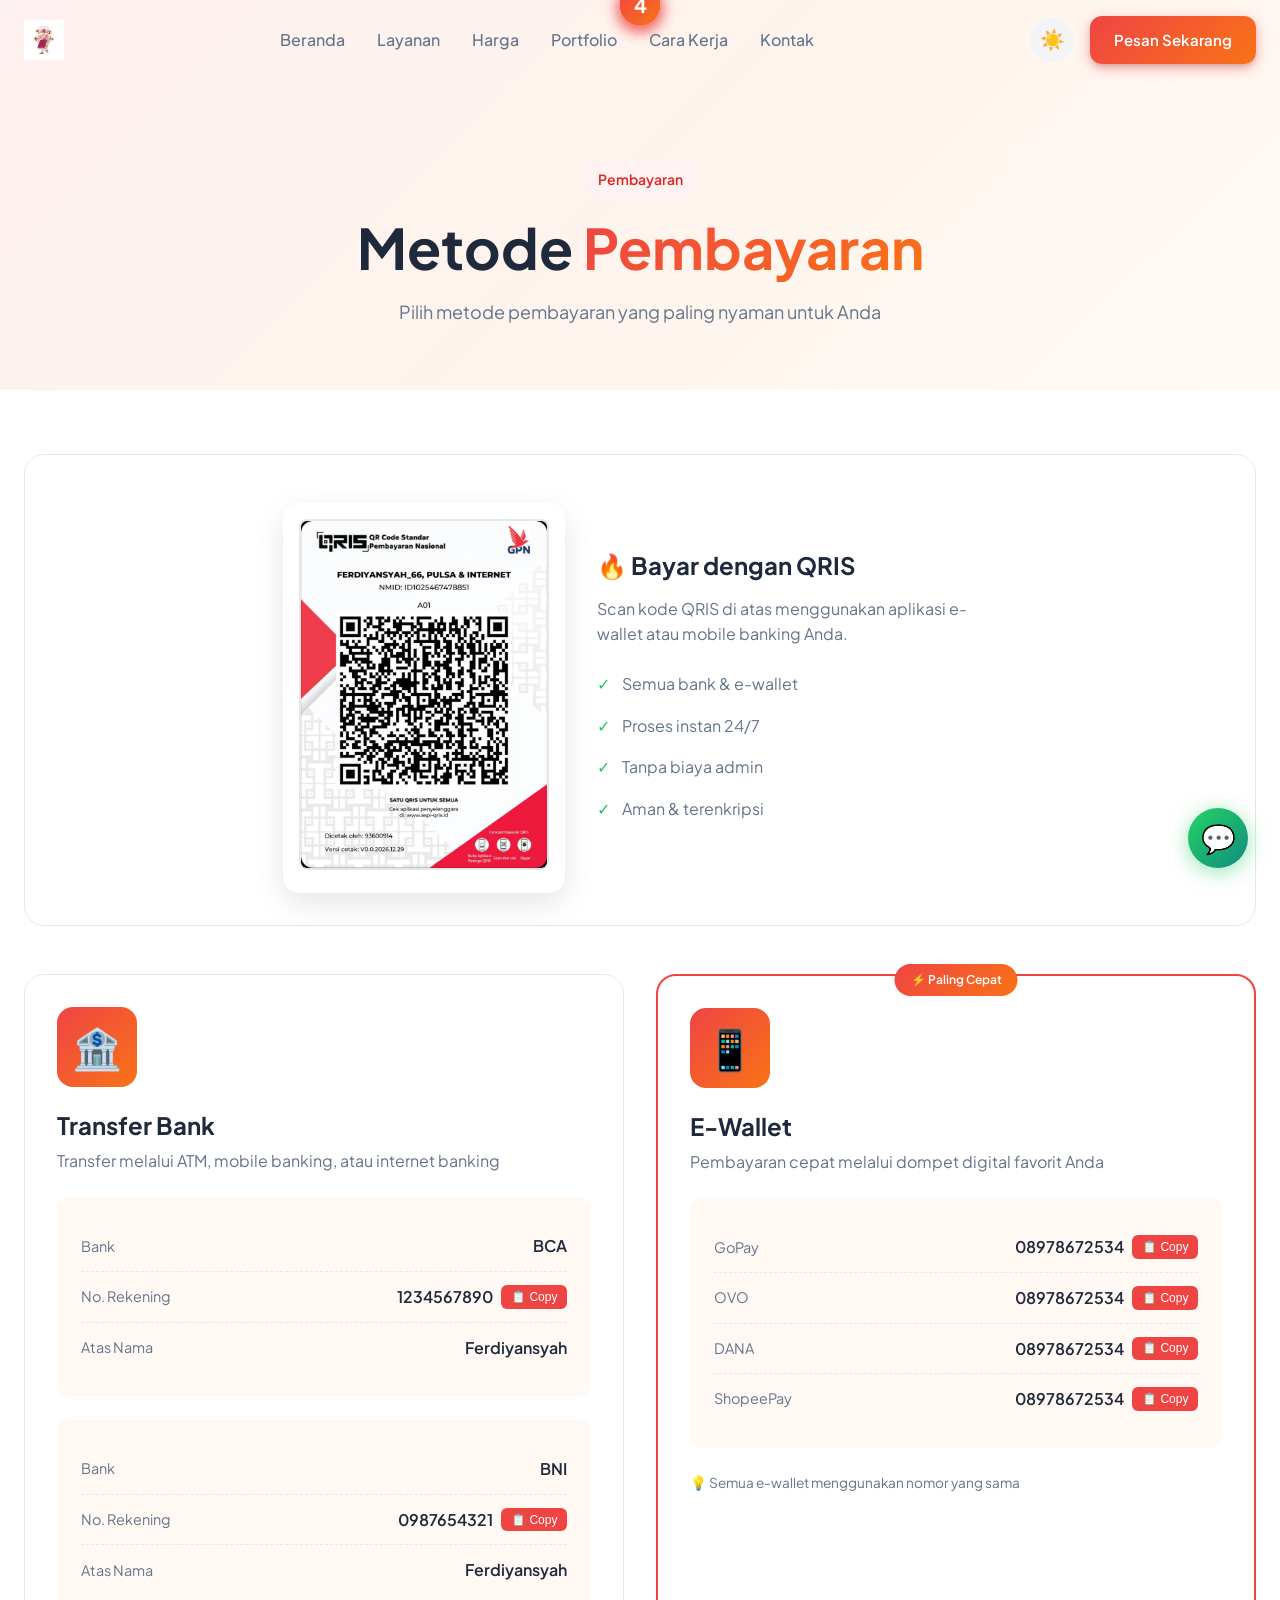
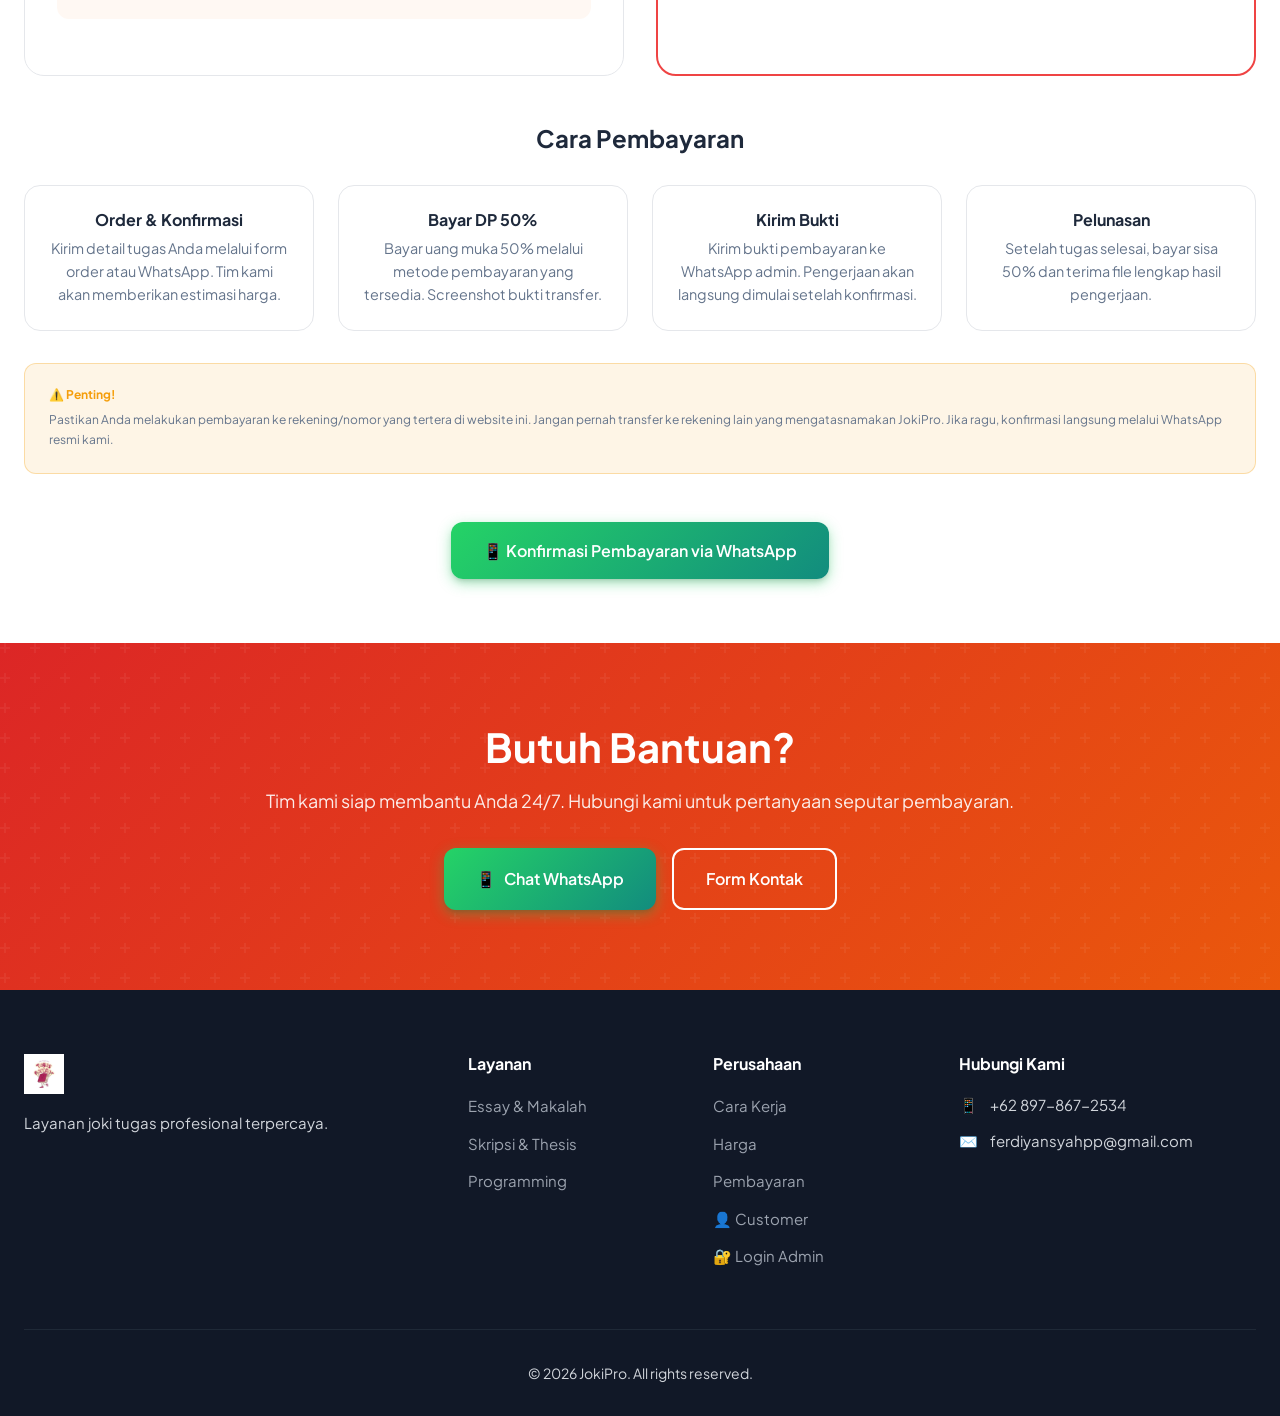
<file: pembayaran.html>
<!DOCTYPE html>
<html lang="id">

<head>
    <meta charset="UTF-8">
    <meta name="viewport" content="width=device-width, initial-scale=1.0">
    <meta name="description" content="Metode Pembayaran JokiPro - Transfer Bank, E-Wallet, QRIS">
    <meta property="og:type" content="website">
    <meta property="og:title" content="Pembayaran - JokiPro">
    <meta property="og:description" content="Metode Pembayaran JokiPro - Transfer Bank, E-Wallet, QRIS">
    <meta property="og:image" content="assets/og-image.png">
    <meta property="og:url" content="pembayaran.html">
    <meta name="twitter:card" content="summary_large_image">
    <meta name="twitter:title" content="Pembayaran - JokiPro">
    <meta name="twitter:description" content="Metode Pembayaran JokiPro - Transfer Bank, E-Wallet, QRIS">
    <meta name="twitter:image" content="assets/og-image.png">
    <title>Pembayaran - JokiPro</title>
    <link rel="icon" type="image/svg+xml" href="assets/favicon.svg">
    <link rel="preconnect" href="https://fonts.googleapis.com">
    <link rel="preconnect" href="https://fonts.gstatic.com" crossorigin>
    <link href="https://fonts.googleapis.com/css2?family=Plus+Jakarta+Sans:wght@300;400;500;600;700;800&display=swap"
        rel="stylesheet">
    <link rel="stylesheet" href="css/style.min.css">
    <link rel="stylesheet" href="css/additional.min.css">
    <link rel="stylesheet" href="css/pages.min.css">
    <style>
        .payment-section {
            padding: 4rem 0;
        }

        .payment-grid {
            display: grid;
            grid-template-columns: repeat(auto-fit, minmax(350px, 1fr));
            gap: 2rem;
            margin-bottom: 3rem;
        }

        .payment-card {
            background: var(--glass-bg);
            backdrop-filter: blur(20px);
            border: 1px solid var(--glass-border);
            border-radius: 20px;
            padding: 2rem;
            transition: all 0.3s ease;
        }

        .payment-card:hover {
            transform: translateY(-5px);
            box-shadow: 0 15px 40px rgba(249, 115, 22, 0.15);
        }

        .payment-card.highlight {
            border: 2px solid var(--primary);
            position: relative;
        }

        .payment-card.highlight::before {
            content: '⚡ Paling Cepat';
            position: absolute;
            top: -12px;
            left: 50%;
            transform: translateX(-50%);
            background: linear-gradient(135deg, var(--primary), var(--secondary));
            color: white;
            padding: 0.4rem 1rem;
            border-radius: 20px;
            font-size: 0.75rem;
            font-weight: 600;
        }

        .payment-icon {
            width: 80px;
            height: 80px;
            border-radius: 16px;
            background: linear-gradient(135deg, var(--primary), var(--secondary));
            display: flex;
            align-items: center;
            justify-content: center;
            font-size: 2.5rem;
            margin-bottom: 1.5rem;
        }

        .payment-card h3 {
            font-size: 1.5rem;
            margin-bottom: 0.5rem;
            color: var(--text-primary);
        }

        .payment-card>p {
            color: var(--text-secondary);
            margin-bottom: 1.5rem;
        }

        .payment-details {
            background: rgba(249, 115, 22, 0.05);
            border-radius: 12px;
            padding: 1.5rem;
            margin-bottom: 1.5rem;
        }

        .payment-detail-item {
            display: flex;
            justify-content: space-between;
            align-items: center;
            padding: 0.75rem 0;
            border-bottom: 1px dashed var(--glass-border);
        }

        .payment-detail-item:last-child {
            border-bottom: none;
        }

        .payment-detail-item .label {
            color: var(--text-secondary);
            font-size: 0.9rem;
        }

        .payment-detail-item .value {
            font-weight: 600;
            color: var(--text-primary);
            display: flex;
            align-items: center;
            gap: 0.5rem;
        }

        .copy-btn {
            background: var(--primary);
            color: white;
            border: none;
            padding: 0.3rem 0.6rem;
            border-radius: 6px;
            font-size: 0.75rem;
            cursor: pointer;
            transition: all 0.3s;
        }

        .copy-btn:hover {
            transform: scale(1.05);
        }

        .copy-btn.copied {
            background: #22c55e;
        }

        /* QRIS Section */
        .qris-section {
            background: var(--glass-bg);
            backdrop-filter: blur(20px);
            border: 1px solid var(--glass-border);
            border-radius: 20px;
            padding: 2rem;
            text-align: center;
            margin-bottom: 3rem;
        }

        .qris-container {
            display: flex;
            flex-wrap: wrap;
            gap: 2rem;
            align-items: center;
            justify-content: center;
        }

        .qris-image {
            background: white;
            padding: 1rem;
            border-radius: 16px;
            box-shadow: 0 10px 30px rgba(0, 0, 0, 0.1);
        }

        .qris-image img {
            max-width: 250px;
            border-radius: 8px;
        }

        .qris-info {
            text-align: left;
            max-width: 400px;
        }

        .qris-info h3 {
            font-size: 1.5rem;
            margin-bottom: 1rem;
            color: var(--text-primary);
        }

        .qris-info p {
            color: var(--text-secondary);
            margin-bottom: 1rem;
        }

        .qris-features {
            list-style: none;
            padding: 0;
        }

        .qris-features li {
            padding: 0.5rem 0;
            color: var(--text-secondary);
            display: flex;
            align-items: center;
            gap: 0.75rem;
        }

        .qris-features li span {
            color: #22c55e;
        }

        /* Payment Steps */
        .payment-steps {
            display: grid;
            grid-template-columns: repeat(auto-fit, minmax(250px, 1fr));
            gap: 1.5rem;
            margin-top: 2rem;
        }

        .payment-step {
            background: var(--glass-bg);
            border: 1px solid var(--glass-border);
            border-radius: 16px;
            padding: 1.5rem;
            text-align: center;
        }

        .step-number {
            width: 40px;
            height: 40px;
            border-radius: 50%;
            background: linear-gradient(135deg, var(--primary), var(--secondary));
            color: white;
            display: flex;
            align-items: center;
            justify-content: center;
            font-weight: 700;
            margin: 0 auto 1rem;
        }

        .payment-step h4 {
            color: var(--text-primary);
            margin-bottom: 0.5rem;
        }

        .payment-step p {
            color: var(--text-secondary);
            font-size: 0.9rem;
        }

        .payment-note {
            background: rgba(245, 158, 11, 0.1);
            border: 1px solid rgba(245, 158, 11, 0.3);
            border-radius: 12px;
            padding: 1.5rem;
            margin-top: 2rem;
        }

        .payment-note h4 {
            color: #f59e0b;
            margin-bottom: 0.5rem;
            display: flex;
            align-items: center;
            gap: 0.5rem;
        }

        .payment-note p {
            color: var(--text-secondary);
            margin: 0;
        }

        @media (max-width: 768px) {
            .payment-grid {
                grid-template-columns: 1fr;
            }

            .qris-container {
                flex-direction: column;
            }

            .qris-info {
                text-align: center;
            }
        }
    </style>
</head>

<body>
    <a href="#main-content" class="skip-to-content">Langsung ke konten utama</a>

    <nav class="navbar" id="navbar">
        <div class="container">
            <a href="index.html" class="logo">
                <img src="assets/logo.jpg" alt="JokiPro" class="logo-img">
            </a>
            <ul class="nav-links" id="navLinks">
                <li><a href="index.html">Beranda</a></li>
                <li><a href="layanan.html">Layanan</a></li>
                <li><a href="harga.html">Harga</a></li>
                <li><a href="portfolio.html">Portfolio</a></li>
                <li><a href="cara-kerja.html">Cara Kerja</a></li>
                <li><a href="kontak.html">Kontak</a></li>
            </ul>
            <div class="nav-actions">
                <button class="theme-toggle" id="themeToggle" aria-label="Toggle Theme">
                    <span class="sun-icon">☀️</span>
                    <span class="moon-icon">🌙</span>
                </button>
                <a href="kontak.html" class="btn btn-primary">Pesan Sekarang</a>
                <button class="hamburger" id="hamburger"
                    aria-label="Menu"><span></span><span></span><span></span></button>
            </div>
        </div>
    </nav>

    <section class="page-header" id="main-content">
        <div class="container">
            <span class="section-badge">Pembayaran</span>
            <h1 class="page-title">Metode <span class="gradient-text">Pembayaran</span></h1>
            <p class="page-subtitle">Pilih metode pembayaran yang paling nyaman untuk Anda</p>
        </div>
    </section>

    <section class="payment-section">
        <div class="container">
            <!-- QRIS Section -->
            <div class="qris-section">
                <div class="qris-container">
                    <div class="qris-image">
                        <img src="assets/qris.png" alt="QRIS JokiPro" loading="lazy"
                            onerror="this.parentElement.innerHTML='<div style=\'padding:3rem;color:var(--text-secondary);\'>📱 QRIS</div>'">
                    </div>
                    <div class="qris-info">
                        <h3>🔥 Bayar dengan QRIS</h3>
                        <p>Scan kode QRIS di atas menggunakan aplikasi e-wallet atau mobile banking Anda.</p>
                        <ul class="qris-features">
                            <li><span>✓</span> Semua bank & e-wallet</li>
                            <li><span>✓</span> Proses instan 24/7</li>
                            <li><span>✓</span> Tanpa biaya admin</li>
                            <li><span>✓</span> Aman & terenkripsi</li>
                        </ul>
                    </div>
                </div>
            </div>

            <!-- Payment Methods -->
            <div class="payment-grid">
                <!-- Bank Transfer -->
                <div class="payment-card">
                    <div class="payment-icon">🏦</div>
                    <h3>Transfer Bank</h3>
                    <p>Transfer melalui ATM, mobile banking, atau internet banking</p>
                    <div class="payment-details">
                        <div class="payment-detail-item">
                            <span class="label">Bank</span>
                            <span class="value">BCA</span>
                        </div>
                        <div class="payment-detail-item">
                            <span class="label">No. Rekening</span>
                            <span class="value">
                                <span id="rekBca">1234567890</span>
                                <button class="copy-btn" onclick="copyToClipboard('1234567890', this)">📋 Copy</button>
                            </span>
                        </div>
                        <div class="payment-detail-item">
                            <span class="label">Atas Nama</span>
                            <span class="value">Ferdiyansyah</span>
                        </div>
                    </div>
                    <div class="payment-details">
                        <div class="payment-detail-item">
                            <span class="label">Bank</span>
                            <span class="value">BNI</span>
                        </div>
                        <div class="payment-detail-item">
                            <span class="label">No. Rekening</span>
                            <span class="value">
                                <span id="rekBni">0987654321</span>
                                <button class="copy-btn" onclick="copyToClipboard('0987654321', this)">📋 Copy</button>
                            </span>
                        </div>
                        <div class="payment-detail-item">
                            <span class="label">Atas Nama</span>
                            <span class="value">Ferdiyansyah</span>
                        </div>
                    </div>
                </div>

                <!-- E-Wallet -->
                <div class="payment-card highlight">
                    <div class="payment-icon">📱</div>
                    <h3>E-Wallet</h3>
                    <p>Pembayaran cepat melalui dompet digital favorit Anda</p>
                    <div class="payment-details">
                        <div class="payment-detail-item">
                            <span class="label">GoPay</span>
                            <span class="value">
                                <span>08978672534</span>
                                <button class="copy-btn" onclick="copyToClipboard('08978672534', this)">📋 Copy</button>
                            </span>
                        </div>
                        <div class="payment-detail-item">
                            <span class="label">OVO</span>
                            <span class="value">
                                <span>08978672534</span>
                                <button class="copy-btn" onclick="copyToClipboard('08978672534', this)">📋 Copy</button>
                            </span>
                        </div>
                        <div class="payment-detail-item">
                            <span class="label">DANA</span>
                            <span class="value">
                                <span>08978672534</span>
                                <button class="copy-btn" onclick="copyToClipboard('08978672534', this)">📋 Copy</button>
                            </span>
                        </div>
                        <div class="payment-detail-item">
                            <span class="label">ShopeePay</span>
                            <span class="value">
                                <span>08978672534</span>
                                <button class="copy-btn" onclick="copyToClipboard('08978672534', this)">📋 Copy</button>
                            </span>
                        </div>
                    </div>
                    <p style="font-size: 0.85rem; color: var(--text-secondary);">
                        💡 Semua e-wallet menggunakan nomor yang sama
                    </p>
                </div>
            </div>

            <!-- Payment Steps -->
            <h2 style="text-align: center; margin-bottom: 2rem;">Cara Pembayaran</h2>
            <div class="payment-steps">
                <div class="payment-step">
                    <div class="step-number">1</div>
                    <h4>Order & Konfirmasi</h4>
                    <p>Kirim detail tugas Anda melalui form order atau WhatsApp. Tim kami akan memberikan estimasi
                        harga.</p>
                </div>
                <div class="payment-step">
                    <div class="step-number">2</div>
                    <h4>Bayar DP 50%</h4>
                    <p>Bayar uang muka 50% melalui metode pembayaran yang tersedia. Screenshot bukti transfer.</p>
                </div>
                <div class="payment-step">
                    <div class="step-number">3</div>
                    <h4>Kirim Bukti</h4>
                    <p>Kirim bukti pembayaran ke WhatsApp admin. Pengerjaan akan langsung dimulai setelah konfirmasi.
                    </p>
                </div>
                <div class="payment-step">
                    <div class="step-number">4</div>
                    <h4>Pelunasan</h4>
                    <p>Setelah tugas selesai, bayar sisa 50% dan terima file lengkap hasil pengerjaan.</p>
                </div>
            </div>

            <!-- Payment Note -->
            <div class="payment-note">
                <h4>⚠️ Penting!</h4>
                <p>Pastikan Anda melakukan pembayaran ke rekening/nomor yang tertera di website ini. Jangan pernah
                    transfer ke rekening lain yang mengatasnamakan JokiPro. Jika ragu, konfirmasi langsung melalui
                    WhatsApp resmi kami.</p>
            </div>

            <div style="text-align: center; margin-top: 3rem;">
                <a href="https://wa.me/628978672534?text=Halo%20JokiPro,%20saya%20ingin%20konfirmasi%20pembayaran"
                    class="btn btn-whatsapp btn-lg" target="_blank">
                    📱 Konfirmasi Pembayaran via WhatsApp
                </a>
            </div>
        </div>
    </section>

    <section class="cta-section">
        <div class="container">
            <div class="cta-content">
                <h2>Butuh Bantuan?</h2>
                <p>Tim kami siap membantu Anda 24/7. Hubungi kami untuk pertanyaan seputar pembayaran.</p>
                <div class="cta-buttons">
                    <a href="https://wa.me/628978672534" class="btn btn-whatsapp btn-lg" target="_blank"><span>📱</span>
                        Chat WhatsApp</a>
                    <a href="kontak.html" class="btn btn-outline-white btn-lg">Form Kontak</a>
                </div>
            </div>
        </div>
    </section>

    <footer class="footer">
        <div class="container">
            <div class="footer-grid">
                <div class="footer-brand">
                    <a href="index.html" class="logo">
                        <img src="assets/logo.jpg" alt="JokiPro" class="logo-img">
                    </a>
                    <p>Layanan joki tugas profesional terpercaya.</p>
                </div>
                <div class="footer-links">
                    <h4>Layanan</h4>
                    <ul>
                        <li><a href="layanan.html">Essay & Makalah</a></li>
                        <li><a href="layanan.html">Skripsi & Thesis</a></li>
                        <li><a href="layanan.html">Programming</a></li>
                    </ul>
                </div>
                <div class="footer-links">
                    <h4>Perusahaan</h4>
                    <ul>
                        <li><a href="cara-kerja.html">Cara Kerja</a></li>
                        <li><a href="harga.html">Harga</a></li>
                        <li><a href="pembayaran.html">Pembayaran</a></li>
                        <li><a href="customer-login.html">&#x1F464; Customer</a></li>
                        <li><a href="login.html">🔐 Login Admin</a></li>
                    </ul>
                </div>
                <div class="footer-contact">
                    <h4>Hubungi Kami</h4>
                    <ul>
                        <li><span>📱</span> +62 897-867-2534</li>
                        <li><span>✉️</span> ferdiyansyahpp@gmail.com</li>
                    </ul>
                </div>
            </div>
            <div class="footer-bottom">
                <p>&copy; 2026 JokiPro. All rights reserved.</p>
            </div>
        </div>
    </footer>

    <a href="https://wa.me/628978672534" class="floating-wa" target="_blank"
        aria-label="Chat WhatsApp"><span>💬</span></a>
    <script src="js/main.js"></script>
    <script>
        function copyToClipboard(text, btn) {
            navigator.clipboard.writeText(text).then(() => {
                const originalText = btn.innerHTML;
                btn.innerHTML = '✓ Copied!';
                btn.classList.add('copied');
                setTimeout(() => {
                    btn.innerHTML = originalText;
                    btn.classList.remove('copied');
                }, 2000);
            });
        }
    </script>
    <script>
        // Mobile menu overlay
        (function() {
            const hamburger = document.getElementById('hamburger');
            const navLinks = document.getElementById('navLinks');
            const overlay = document.getElementById('navOverlay');
            if (hamburger && navLinks && overlay) {
                hamburger.addEventListener('click', function() {
                    const isOpen = navLinks.classList.contains('active');
                    overlay.classList.toggle('active', !isOpen);
                });
                overlay.addEventListener('click', function() {
                    navLinks.classList.remove('active');
                    hamburger.classList.remove('active');
                    overlay.classList.remove('active');
                    document.body.style.overflow = '';
                });
            }
        })();
    </script>

    <div class="nav-overlay" id="navOverlay"></div>
</body>

</html>
</file>
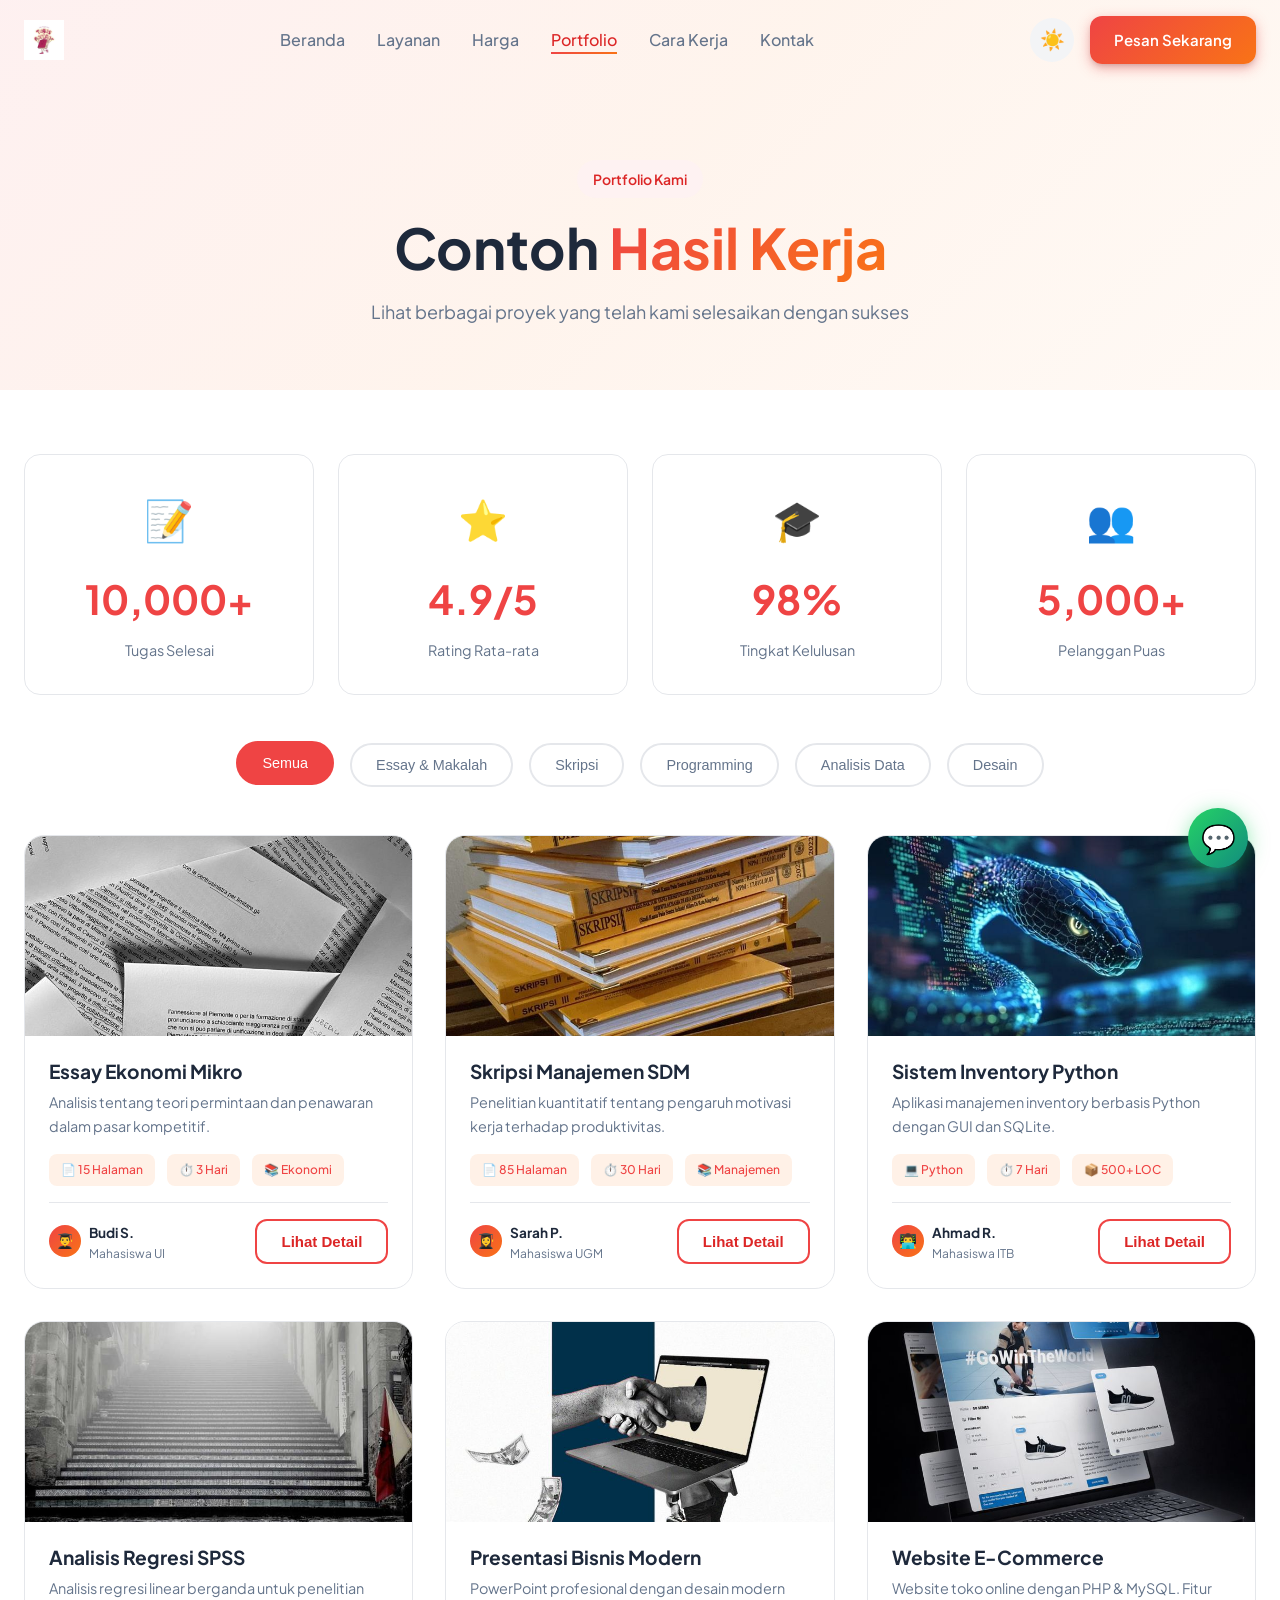
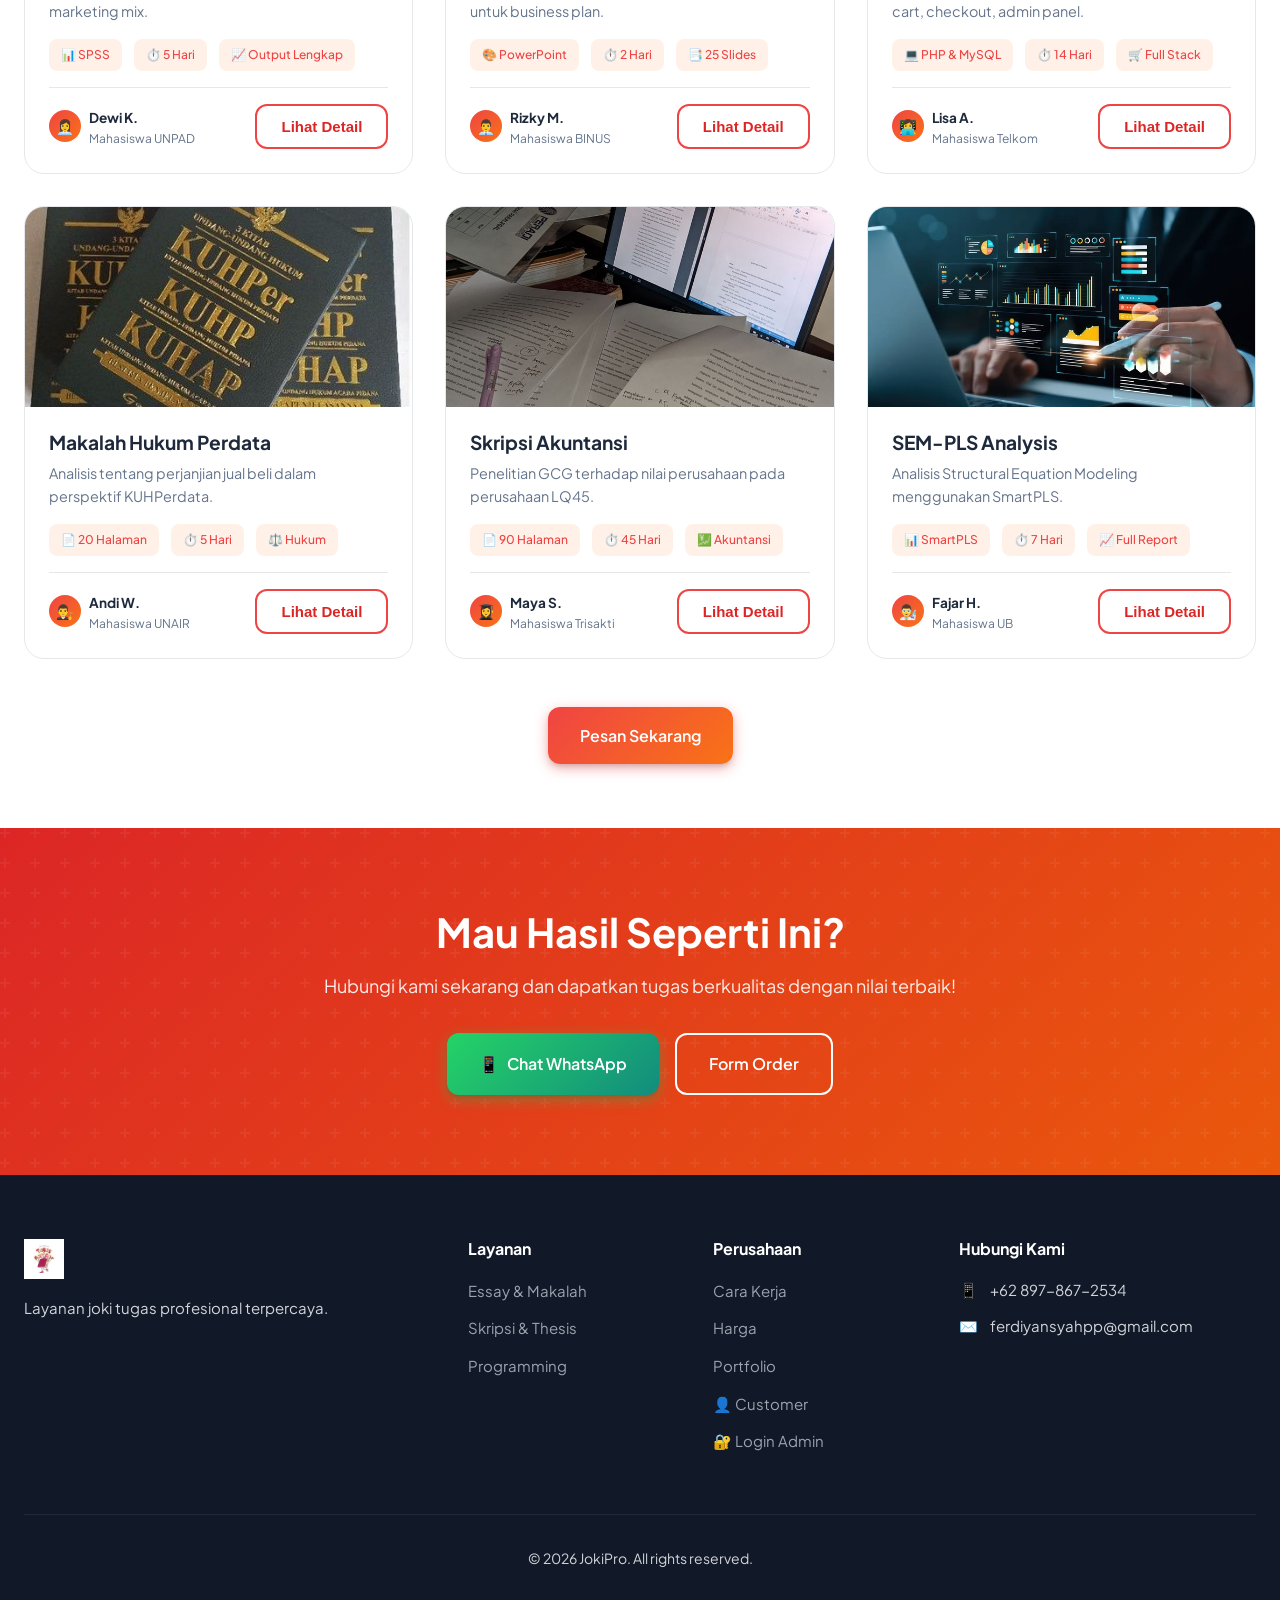
<file: portfolio.html>
<!DOCTYPE html>
<html lang="id">

<head>
    <meta charset="UTF-8">
    <meta name="viewport" content="width=device-width, initial-scale=1.0">
    <meta name="description" content="Portfolio JokiPro - Lihat contoh hasil kerja kami.">
    <meta property="og:type" content="website">
    <meta property="og:title" content="Portfolio - JokiPro">
    <meta property="og:description" content="Portfolio JokiPro - Lihat contoh hasil kerja kami.">
    <meta property="og:image" content="assets/og-image.png">
    <meta property="og:url" content="portfolio.html">
    <meta name="twitter:card" content="summary_large_image">
    <meta name="twitter:title" content="Portfolio - JokiPro">
    <meta name="twitter:description" content="Portfolio JokiPro - Lihat contoh hasil kerja kami.">
    <meta name="twitter:image" content="assets/og-image.png">
    <title>Portfolio - JokiPro</title>
    <link rel="icon" type="image/svg+xml" href="assets/favicon.svg">
    <link rel="preconnect" href="https://fonts.googleapis.com">
    <link rel="preconnect" href="https://fonts.gstatic.com" crossorigin>
    <link href="https://fonts.googleapis.com/css2?family=Plus+Jakarta+Sans:wght@300;400;500;600;700;800&display=swap"
        rel="stylesheet">
    <link rel="stylesheet" href="css/style.min.css">
    <link rel="stylesheet" href="css/additional.min.css">
    <link rel="stylesheet" href="css/pages.min.css">
    <link rel="stylesheet" href="css/portfolio.min.css">
</head>

<body>
    <a href="#main-content" class="skip-to-content">Langsung ke konten utama</a>

    <nav class="navbar" id="navbar">
        <div class="container">
            <a href="index.html" class="logo">
                <img src="assets/logo.jpg" alt="JokiPro" class="logo-img">
            </a>
            <ul class="nav-links" id="navLinks">
                <li><a href="index.html">Beranda</a></li>
                <li><a href="layanan.html">Layanan</a></li>
                <li><a href="harga.html">Harga</a></li>
                <li><a href="portfolio.html" class="active">Portfolio</a></li>
                <li><a href="cara-kerja.html">Cara Kerja</a></li>
                <li><a href="kontak.html">Kontak</a></li>
            </ul>
            <div class="nav-actions">
                <button class="theme-toggle" id="themeToggle" aria-label="Toggle Theme">
                    <span class="sun-icon">☀️</span>
                    <span class="moon-icon">🌙</span>
                </button>
                <a href="kontak.html" class="btn btn-primary">Pesan Sekarang</a>
                <button class="hamburger" id="hamburger"
                    aria-label="Menu"><span></span><span></span><span></span></button>
            </div>
        </div>
    </nav>

    <section class="page-header" id="main-content">
        <div class="container">
            <span class="section-badge">Portfolio Kami</span>
            <h1 class="page-title">Contoh <span class="gradient-text">Hasil Kerja</span></h1>
            <p class="page-subtitle">Lihat berbagai proyek yang telah kami selesaikan dengan sukses</p>
        </div>
    </section>

    <section class="portfolio-section">
        <div class="container">
            <div class="portfolio-stats">
                <div class="portfolio-stat-card">
                    <div class="stat-icon">📝</div>
                    <div class="stat-value">10,000+</div>
                    <div class="stat-label">Tugas Selesai</div>
                </div>
                <div class="portfolio-stat-card">
                    <div class="stat-icon">⭐</div>
                    <div class="stat-value">4.9/5</div>
                    <div class="stat-label">Rating Rata-rata</div>
                </div>
                <div class="portfolio-stat-card">
                    <div class="stat-icon">🎓</div>
                    <div class="stat-value">98%</div>
                    <div class="stat-label">Tingkat Kelulusan</div>
                </div>
                <div class="portfolio-stat-card">
                    <div class="stat-icon">👥</div>
                    <div class="stat-value">5,000+</div>
                    <div class="stat-label">Pelanggan Puas</div>
                </div>
            </div>

            <div class="portfolio-filters">
                <button class="filter-btn active" data-filter="all">Semua</button>
                <button class="filter-btn" data-filter="essay">Essay & Makalah</button>
                <button class="filter-btn" data-filter="skripsi">Skripsi</button>
                <button class="filter-btn" data-filter="programming">Programming</button>
                <button class="filter-btn" data-filter="analisis">Analisis Data</button>
                <button class="filter-btn" data-filter="desain">Desain</button>
            </div>

            <div class="portfolio-grid" id="portfolioGrid"></div>

            <div style="text-align: center; margin-top: 3rem;">
                <a href="kontak.html" class="btn btn-primary btn-lg">Pesan Sekarang</a>
            </div>
        </div>
    </section>

    <section class="cta-section">
        <div class="container">
            <div class="cta-content">
                <h2>Mau Hasil Seperti Ini?</h2>
                <p>Hubungi kami sekarang dan dapatkan tugas berkualitas dengan nilai terbaik!</p>
                <div class="cta-buttons">
                    <a href="https://wa.me/628978672534" class="btn btn-whatsapp btn-lg" target="_blank"><span>📱</span>
                        Chat WhatsApp</a>
                    <a href="kontak.html" class="btn btn-outline-white btn-lg">Form Order</a>
                </div>
            </div>
        </div>
    </section>

    <footer class="footer">
        <div class="container">
            <div class="footer-grid">
                <div class="footer-brand">
                    <a href="index.html" class="logo">
                        <img src="assets/logo.jpg" alt="JokiPro" class="logo-img">
                    </a>
                    <p>Layanan joki tugas profesional terpercaya.</p>
                </div>
                <div class="footer-links">
                    <h4>Layanan</h4>
                    <ul>
                        <li><a href="layanan.html">Essay & Makalah</a></li>
                        <li><a href="layanan.html">Skripsi & Thesis</a></li>
                        <li><a href="layanan.html">Programming</a></li>
                    </ul>
                </div>
                <div class="footer-links">
                    <h4>Perusahaan</h4>
                    <ul>
                        <li><a href="cara-kerja.html">Cara Kerja</a></li>
                        <li><a href="harga.html">Harga</a></li>
                        <li><a href="portfolio.html">Portfolio</a></li>
                        <li><a href="customer-login.html">&#x1F464; Customer</a></li>
                        <li><a href="login.html">🔐 Login Admin</a></li>
                    </ul>
                </div>
                <div class="footer-contact">
                    <h4>Hubungi Kami</h4>
                    <ul>
                        <li><span>📱</span> +62 897-867-2534</li>
                        <li><span>✉️</span> ferdiyansyahpp@gmail.com</li>
                    </ul>
                </div>
            </div>
            <div class="footer-bottom">
                <p>&copy; 2026 JokiPro. All rights reserved.</p>
            </div>
        </div>
    </footer>

    <div class="lightbox" id="portfolioLightbox">
        <div class="lightbox-content">
            <div class="lightbox-header">
                <h3 id="lightboxTitle">Detail Portfolio</h3><button class="lightbox-close"
                    onclick="closeLightbox()">&times;</button>
            </div>
            <div class="lightbox-body" id="lightboxBody"></div>
        </div>
    </div>

    <a href="https://wa.me/628978672534" class="floating-wa" target="_blank"
        aria-label="Chat WhatsApp"><span>💬</span></a>
    <script src="js/main.js"></script>
    <script src="js/portfolio.js"></script>
    <script>
        // Mobile menu overlay
        (function() {
            const hamburger = document.getElementById('hamburger');
            const navLinks = document.getElementById('navLinks');
            const overlay = document.getElementById('navOverlay');
            if (hamburger && navLinks && overlay) {
                hamburger.addEventListener('click', function() {
                    const isOpen = navLinks.classList.contains('active');
                    overlay.classList.toggle('active', !isOpen);
                });
                overlay.addEventListener('click', function() {
                    navLinks.classList.remove('active');
                    hamburger.classList.remove('active');
                    overlay.classList.remove('active');
                    document.body.style.overflow = '';
                });
            }
        })();
    </script>

    <div class="nav-overlay" id="navOverlay"></div>
</body>

</html>
</file>
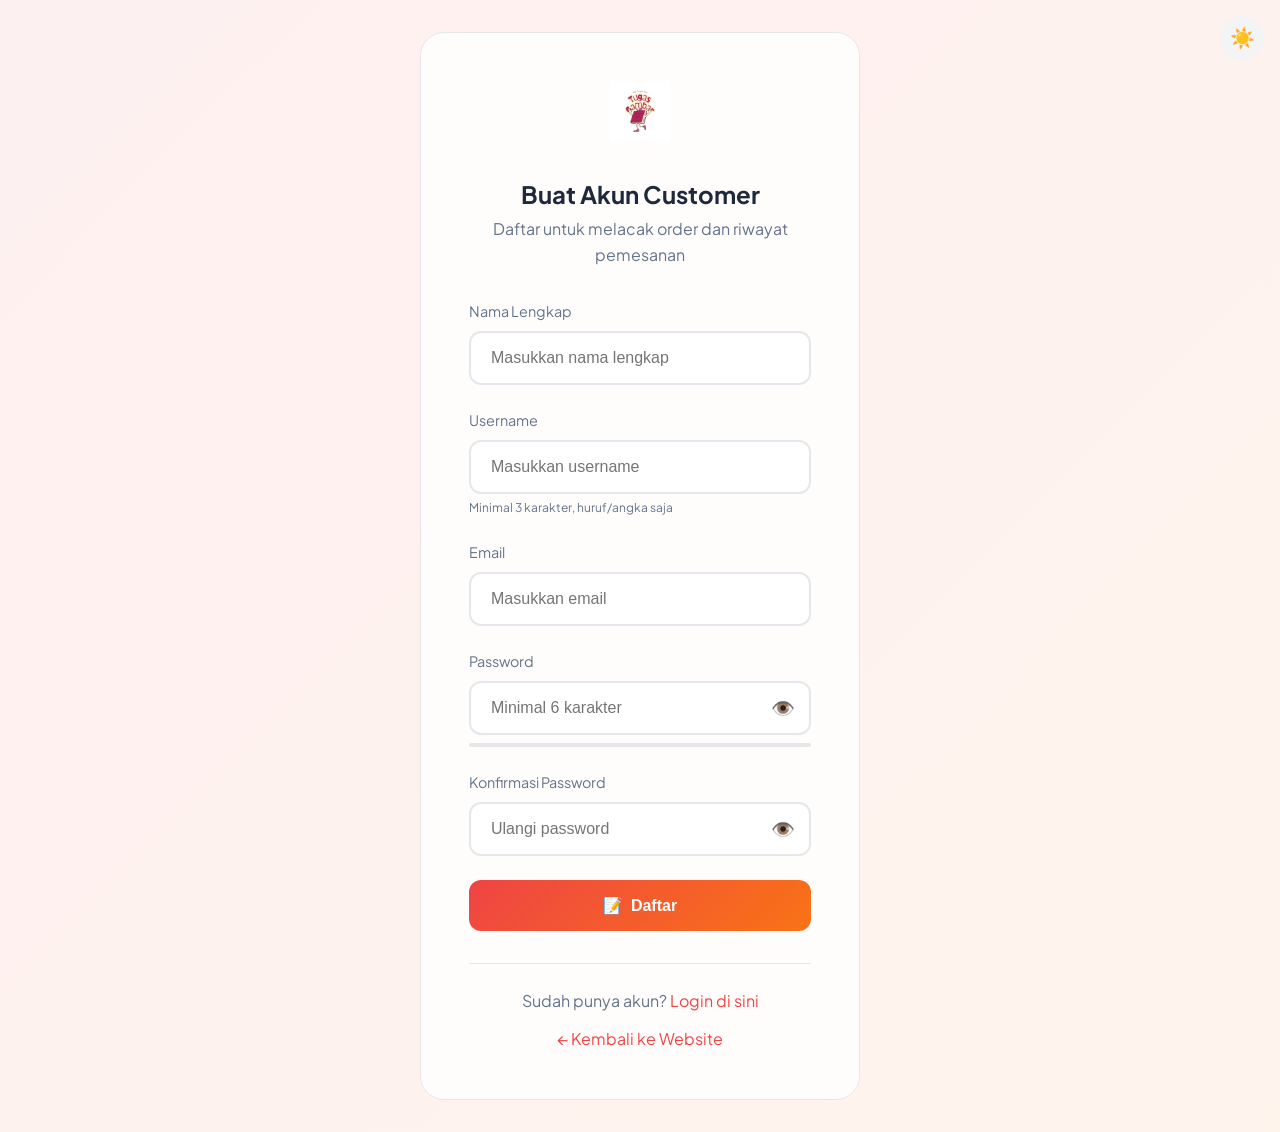
<file: register.html>
<!DOCTYPE html>
<html lang="id">

<head>
    <meta charset="UTF-8">
    <meta name="viewport" content="width=device-width, initial-scale=1.0">
    <meta name="robots" content="noindex, nofollow">
    <meta property="og:type" content="website">
    <meta property="og:title" content="Register Customer - JokiPro">
    <meta property="og:description" content="Daftar akun customer JokiPro">
    <meta property="og:image" content="assets/og-image.png">
    <meta property="og:url" content="register.html">
    <meta name="twitter:card" content="summary_large_image">
    <meta name="twitter:title" content="Register - JokiPro">
    <meta name="twitter:description" content="Daftar akun admin JokiPro">
    <meta name="twitter:image" content="assets/og-image.png">
    <title>Register Customer - JokiPro</title>
    <link rel="icon" type="image/svg+xml" href="assets/favicon.svg">
    <link rel="preconnect" href="https://fonts.googleapis.com">
    <link rel="preconnect" href="https://fonts.gstatic.com" crossorigin>
    <link href="https://fonts.googleapis.com/css2?family=Plus+Jakarta+Sans:wght@300;400;500;600;700;800&display=swap"
        rel="stylesheet">
    <link rel="stylesheet" href="css/style.min.css">
    <link rel="stylesheet" href="css/additional.min.css">
    <style>
        .register-page {
            min-height: 100vh;
            display: flex;
            align-items: center;
            justify-content: center;
            padding: 2rem;
            background: linear-gradient(135deg, rgba(239, 68, 68, 0.08), rgba(249, 115, 22, 0.08));
        }

        .register-container {
            background: var(--glass-bg);
            backdrop-filter: blur(20px);
            border: 1px solid var(--glass-border);
            border-radius: 24px;
            padding: 3rem;
            width: 100%;
            max-width: 440px;
            text-align: center;
        }

        .register-logo {
            margin-bottom: 2rem;
            text-align: center;
        }

        .register-logo img {
            height: 60px;
            width: auto;
        }

        .register-title {
            font-size: 1.5rem;
            color: var(--text-primary);
            margin-bottom: 0.5rem;
        }

        .register-subtitle {
            color: var(--text-secondary);
            margin-bottom: 2rem;
        }

        .register-form .form-group {
            margin-bottom: 1.5rem;
            text-align: left;
        }

        .register-form label {
            display: block;
            margin-bottom: 0.5rem;
            color: var(--text-secondary);
            font-size: 0.9rem;
        }

        .register-form input {
            width: 100%;
            padding: 1rem 1.25rem;
            border: 2px solid var(--glass-border);
            border-radius: 12px;
            background: var(--bg-primary);
            color: var(--text-primary);
            font-size: 1rem;
            transition: all 0.3s ease;
            box-sizing: border-box;
        }

        .register-form input:focus {
            outline: none;
            border-color: var(--primary);
            box-shadow: 0 0 0 4px rgba(249, 115, 22, 0.1);
        }

        .register-form input.error {
            border-color: #ef4444;
        }

        .register-form input.success {
            border-color: #22c55e;
        }

        .password-toggle {
            position: relative;
        }

        .password-toggle button {
            position: absolute;
            right: 1rem;
            top: 50%;
            transform: translateY(-50%);
            background: none;
            border: none;
            color: var(--text-secondary);
            cursor: pointer;
            font-size: 1.2rem;
        }

        .error-message {
            background: rgba(239, 68, 68, 0.1);
            border: 1px solid rgba(239, 68, 68, 0.3);
            color: #ef4444;
            padding: 1rem;
            border-radius: 12px;
            margin-bottom: 1.5rem;
            display: none;
            font-size: 0.9rem;
        }

        .error-message.show {
            display: block;
        }

        .success-message {
            background: rgba(34, 197, 94, 0.1);
            border: 1px solid rgba(34, 197, 94, 0.3);
            color: #22c55e;
            padding: 1rem;
            border-radius: 12px;
            margin-bottom: 1.5rem;
            display: none;
            font-size: 0.9rem;
        }

        .success-message.show {
            display: block;
        }

        .btn-register {
            width: 100%;
            padding: 1rem;
            font-size: 1rem;
            background: linear-gradient(135deg, var(--primary), var(--secondary));
            color: white;
            border: none;
            border-radius: 12px;
            cursor: pointer;
            font-weight: 600;
            transition: all 0.3s ease;
            display: flex;
            align-items: center;
            justify-content: center;
            gap: 0.5rem;
        }

        .btn-register:hover {
            transform: translateY(-2px);
            box-shadow: 0 10px 30px rgba(249, 115, 22, 0.3);
        }

        .btn-register:disabled {
            opacity: 0.7;
            cursor: not-allowed;
            transform: none;
        }

        .spinner {
            width: 20px;
            height: 20px;
            border: 2px solid transparent;
            border-top-color: white;
            border-radius: 50%;
            animation: spin 0.8s linear infinite;
        }

        @keyframes spin {
            to {
                transform: rotate(360deg);
            }
        }

        .register-footer {
            margin-top: 2rem;
            padding-top: 1.5rem;
            border-top: 1px solid var(--glass-border);
        }

        .register-footer a {
            color: var(--primary);
            text-decoration: none;
        }

        .register-footer a:hover {
            text-decoration: underline;
        }

        .theme-btn {
            position: fixed;
            top: 1rem;
            right: 1rem;
        }

        .password-strength {
            margin-top: 0.5rem;
            height: 4px;
            border-radius: 2px;
            background: var(--glass-border);
            overflow: hidden;
        }

        .password-strength-bar {
            height: 100%;
            width: 0%;
            border-radius: 2px;
            transition: all 0.3s ease;
        }

        .field-hint {
            font-size: 0.75rem;
            color: var(--text-secondary);
            margin-top: 0.25rem;
        }
    </style>
</head>

<body>
    <a href="#main-content" class="skip-to-content">Langsung ke konten utama</a>

    <div class="theme-btn">
        <button class="theme-toggle" id="themeToggle" aria-label="Toggle Theme">
            <span class="sun-icon">☀️</span>
            <span class="moon-icon">🌙</span>
        </button>
    </div>

    <div class="register-page" id="main-content">
        <div class="register-container">
            <div class="register-logo">
                <img src="assets/logo.jpg" alt="JokiPro">
            </div>

            <h1 class="register-title">Buat Akun Customer</h1>
            <p class="register-subtitle">Daftar untuk melacak order dan riwayat pemesanan</p>

            <div class="error-message" id="errorMessage"></div>
            <div class="success-message" id="successMessage"></div>

            <form class="register-form" id="registerForm">
                <div class="form-group">
                    <label for="fullname">Nama Lengkap</label>
                    <input type="text" id="fullname" name="fullname" placeholder="Masukkan nama lengkap" required autocomplete="name">
                </div>

                <div class="form-group">
                    <label for="regUsername">Username</label>
                    <input type="text" id="regUsername" name="username" placeholder="Masukkan username" required autocomplete="username">
                    <div class="field-hint">Minimal 3 karakter, huruf/angka saja</div>
                </div>

                <div class="form-group">
                    <label for="regEmail">Email</label>
                    <input type="email" id="regEmail" name="email" placeholder="Masukkan email" required autocomplete="email">
                </div>

                <div class="form-group">
                    <label for="regPassword">Password</label>
                    <div class="password-toggle">
                        <input type="password" id="regPassword" name="password" placeholder="Minimal 6 karakter" required autocomplete="new-password">
                        <button type="button" onclick="togglePassword('regPassword', 'toggleRegBtn')" id="toggleRegBtn">👁️</button>
                    </div>
                    <div class="password-strength">
                        <div class="password-strength-bar" id="passwordStrengthBar"></div>
                    </div>
                </div>

                <div class="form-group">
                    <label for="regConfirmPassword">Konfirmasi Password</label>
                    <div class="password-toggle">
                        <input type="password" id="regConfirmPassword" placeholder="Ulangi password" required autocomplete="new-password">
                        <button type="button" onclick="togglePassword('regConfirmPassword', 'toggleConfirmBtn')" id="toggleConfirmBtn">👁️</button>
                    </div>
                </div>

                <button type="submit" class="btn-register" id="registerBtn">
                    <span>📝</span> Daftar
                </button>
            </form>

            <div class="register-footer">
                <p style="color: var(--text-secondary);">
                    Sudah punya akun? <a href="customer-login.html">Login di sini</a>
                </p>
                <p style="margin-top: 0.75rem;">
                    <a href="index.html">← Kembali ke Website</a>
                </p>
            </div>
        </div>
    </div>

    <script src="js/main.js"></script>
    <script>
        function getUsers() {
            const users = localStorage.getItem('jokipro_users');
            return users ? JSON.parse(users) : [];
        }

        function saveUsers(users) {
            localStorage.setItem('jokipro_users', JSON.stringify(users));
        }

        function togglePassword(inputId, btnId) {
            const input = document.getElementById(inputId);
            const btn = document.getElementById(btnId);
            if (input.type === 'password') {
                input.type = 'text';
                btn.textContent = '🙈';
            } else {
                input.type = 'password';
                btn.textContent = '👁️';
            }
        }

        function checkPasswordStrength(password) {
            let score = 0;
            if (password.length >= 6) score += 25;
            if (password.length >= 10) score += 15;
            if (/[a-z]/.test(password)) score += 15;
            if (/[A-Z]/.test(password)) score += 15;
            if (/[0-9]/.test(password)) score += 15;
            if (/[^a-zA-Z0-9]/.test(password)) score += 15;
            return Math.min(100, score);
        }

        document.getElementById('regPassword').addEventListener('input', function () {
            const score = checkPasswordStrength(this.value);
            const bar = document.getElementById('passwordStrengthBar');
            bar.style.width = score + '%';
            if (score < 30) {
                bar.style.background = '#ef4444';
            } else if (score < 60) {
                bar.style.background = '#f59e0b';
            } else {
                bar.style.background = '#22c55e';
            }
        });

        document.getElementById('registerForm').addEventListener('submit', function (e) {
            e.preventDefault();

            const fullname = document.getElementById('fullname').value.trim();
            const username = document.getElementById('regUsername').value.trim().toLowerCase();
            const email = document.getElementById('regEmail').value.trim();
            const password = document.getElementById('regPassword').value;
            const confirmPassword = document.getElementById('regConfirmPassword').value;
            const errorMsg = document.getElementById('errorMessage');
            const successMsg = document.getElementById('successMessage');
            const registerBtn = document.getElementById('registerBtn');

            errorMsg.classList.remove('show');
            successMsg.classList.remove('show');

            if (fullname.length < 2) {
                errorMsg.textContent = '❌ Nama lengkap minimal 2 karakter!';
                errorMsg.classList.add('show');
                return;
            }

            if (username.length < 3 || !/^[a-z0-9_]+$/.test(username)) {
                errorMsg.textContent = '❌ Username minimal 3 karakter (huruf/angka/underscore saja)!';
                errorMsg.classList.add('show');
                return;
            }

            if (!email || !email.includes('@')) {
                errorMsg.textContent = '❌ Masukkan email yang valid!';
                errorMsg.classList.add('show');
                return;
            }

            if (password.length < 6) {
                errorMsg.textContent = '❌ Password minimal 6 karakter!';
                errorMsg.classList.add('show');
                return;
            }

            if (password !== confirmPassword) {
                errorMsg.textContent = '❌ Konfirmasi password tidak cocok!';
                errorMsg.classList.add('show');
                return;
            }

            const users = getUsers();

            if (users.find(u => u.username === username)) {
                errorMsg.textContent = '❌ Username sudah terdaftar!';
                errorMsg.classList.add('show');
                return;
            }

            if (users.find(u => u.email === email)) {
                errorMsg.textContent = '❌ Email sudah terdaftar!';
                errorMsg.classList.add('show');
                return;
            }

            registerBtn.disabled = true;
            registerBtn.innerHTML = '<div class="spinner"></div> Mendaftarkan...';

            setTimeout(() => {
                const newUser = {
                    id: 'user_' + Date.now(),
                    fullname,
                    username,
                    email,
                    passwordHash: btoa(password),
                    registeredAt: new Date().toISOString()
                };

                users.push(newUser);
                saveUsers(users);

                // Auto-login after register
                sessionStorage.setItem('jokipro_customer_auth', 'true');
                sessionStorage.setItem('jokipro_customer_user', username);
                sessionStorage.setItem('jokipro_customer_name', fullname);
                sessionStorage.setItem('jokipro_customer_email', email);
                sessionStorage.setItem('jokipro_customer_login_time', new Date().toISOString());

                successMsg.textContent = '✅ Akun berhasil dibuat! Mengalihkan...';
                successMsg.classList.add('show');
                document.getElementById('registerForm').style.display = 'none';

                setTimeout(() => {
                    window.location.href = 'index.html';
                }, 1500);
            }, 1000);
        });
    </script>
    <div class="nav-overlay" id="navOverlay"></div>
</body>

</html>
</file>
<file: css/style.min.css>
:root{--primary-50:#fef2f2;--primary-100:#fee2e2;--primary-200:#fecaca;--primary-300:#fca5a5;--primary-400:#f87171;--primary-500:#ef4444;--primary-600:#dc2626;--primary-700:#b91c1c;--primary-800:#991b1b;--primary-900:#7f1d1d;--secondary-500:#f97316;--secondary-600:#ea580c;--accent-500:#f59e0b;--accent-600:#d97706;--success-500:#22c55e;--success-600:#16a34a;--warning-500:#f59e0b;--error-500:#ef4444;--gray-50:#f9fafb;--gray-100:#f3f4f6;--gray-200:#e5e7eb;--gray-300:#d1d5db;--gray-400:#9ca3af;--gray-500:#6b7280;--gray-600:#4b5563;--gray-700:#374151;--gray-800:#1f2937;--gray-900:#111827;--bg-primary:#ffffff;--bg-secondary:#fef9f9;--bg-tertiary:#fef2f2;--surface-glass:rgba(255,255,255,0.8);--text-primary:#1e293b;--text-secondary:#64748b;--text-muted:#94a3b8;--gradient-primary:linear-gradient(135deg,#ef4444 0%,#f97316 100%);--gradient-hero:linear-gradient(135deg,#dc2626 0%,#ea580c 100%);--gradient-card:linear-gradient(145deg,rgba(255,255,255,0.9) 0%,rgba(255,255,255,0.6) 100%);--shadow-sm:0 1px 2px 0 rgb(0 0 0 / 0.05);--shadow-md:0 4px 6px -1px rgb(0 0 0 / 0.1),0 2px 4px -2px rgb(0 0 0 / 0.1);--shadow-lg:0 10px 15px -3px rgb(0 0 0 / 0.1),0 4px 6px -4px rgb(0 0 0 / 0.1);--shadow-xl:0 20px 25px -5px rgb(0 0 0 / 0.1),0 8px 10px -6px rgb(0 0 0 / 0.1);--shadow-2xl:0 25px 50px -12px rgb(0 0 0 / 0.25);--shadow-glow:0 0 40px rgba(239,68,68,0.3);--radius-sm:0.375rem;--radius-md:0.5rem;--radius-lg:0.75rem;--radius-xl:1rem;--radius-2xl:1.5rem;--radius-full:9999px;--transition-fast:150ms ease;--transition-base:250ms ease;--transition-slow:350ms ease;--font-family:'Plus Jakarta Sans',-apple-system,BlinkMacSystemFont,'Segoe UI',sans-serif;--glass-bg:var(--surface-glass);--glass-border:var(--gray-200);--primary:var(--primary-500);--secondary:var(--secondary-500)}[data-theme="dark"]{--glass-border:rgba(255,255,255,0.1)}[data-theme="dark"]{--bg-primary:#0f0f12;--bg-secondary:#1a1617;--bg-tertiary:#2a1f20;--surface-glass:rgba(26,22,23,0.8);--text-primary:#f1f5f9;--text-secondary:#94a3b8;--text-muted:#64748b;--gray-50:#1a1617;--gray-100:#2a1f20;--gray-200:#3d2a2b;--gradient-card:linear-gradient(145deg,rgba(26,22,23,0.9) 0%,rgba(26,22,23,0.6) 100%)}*,*::before,*::after{box-sizing:border-box;margin:0;padding:0}html{scroll-behavior:smooth}body{font-family:var(--font-family);background-color:var(--bg-primary);color:var(--text-primary);line-height:1.6;overflow-x:hidden;transition:background-color var(--transition-base),color var(--transition-base)}.skip-to-content{position:fixed;top:-100%;left:1rem;z-index:10000;padding:0.75rem 1.5rem;background:var(--primary-600);color:white;font-weight:600;border-radius:var(--radius-lg);transition:top var(--transition-base)}.skip-to-content:focus{top:1rem}:focus-visible{outline:2px solid var(--primary-500);outline-offset:2px;border-radius:var(--radius-sm)}button:focus-visible,a:focus-visible,input:focus-visible,select:focus-visible,textarea:focus-visible{outline:2px solid var(--primary-500);outline-offset:2px}.nav-overlay{position:fixed;inset:0;background:rgba(0,0,0,0.5);z-index:999;opacity:0;visibility:hidden;transition:all var(--transition-base);backdrop-filter:blur(2px)}.nav-overlay.active{opacity:1;visibility:visible}@media (max-width:768px){.nav-links{z-index:1001}}a{text-decoration:none;color:inherit;transition:color var(--transition-fast)}ul{list-style:none}img{max-width:100%;height:auto}.container{width:100%;max-width:1280px;margin:0 auto;padding:0 1.5rem}h1,h2,h3,h4,h5,h6{font-weight:700;line-height:1.2;color:var(--text-primary)}.gradient-text{background:var(--gradient-primary);-webkit-background-clip:text;-webkit-text-fill-color:transparent;background-clip:text}.btn{display:inline-flex;align-items:center;justify-content:center;gap:0.5rem;padding:0.75rem 1.5rem;font-size:0.9375rem;font-weight:600;border-radius:var(--radius-lg);border:none;cursor:pointer;transition:all var(--transition-base);text-decoration:none}.btn-lg{padding:1rem 2rem;font-size:1rem}.btn-primary{background:var(--gradient-primary);color:white;box-shadow:var(--shadow-md),0 4px 14px rgba(239,68,68,0.4)}.btn-primary:hover{transform:translateY(-2px);box-shadow:var(--shadow-lg),0 8px 25px rgba(239,68,68,0.5)}.btn-outline{background:transparent;color:var(--primary-600);border:2px solid var(--primary-500)}.btn-outline:hover{background:var(--primary-50);transform:translateY(-2px)}[data-theme="dark"] .btn-outline{color:var(--primary-400);border-color:var(--primary-400)}[data-theme="dark"] .btn-outline:hover{background:rgba(239,68,68,0.1)}.btn-outline-white{background:transparent;color:white;border:2px solid white}.btn-outline-white:hover{background:white;color:var(--primary-600)}.btn-whatsapp{background:linear-gradient(135deg,#25d366 0%,#128c7e 100%);color:white;box-shadow:var(--shadow-md),0 4px 14px rgba(37,211,102,0.4)}.btn-whatsapp:hover{transform:translateY(-2px);box-shadow:var(--shadow-lg),0 8px 25px rgba(37,211,102,0.5)}.btn-arrow{transition:transform var(--transition-fast)}.btn:hover .btn-arrow{transform:translateX(4px)}.navbar{position:fixed;top:0;left:0;right:0;z-index:1000;padding:1rem 0;transition:all var(--transition-base)}.navbar.scrolled{background:var(--surface-glass);backdrop-filter:blur(20px);-webkit-backdrop-filter:blur(20px);box-shadow:var(--shadow-md);padding:0.75rem 0}.navbar .container{display:flex;align-items:center;justify-content:space-between}.logo{display:flex;align-items:center;gap:0.5rem;font-size:1.5rem;font-weight:800}.logo-img{height:40px;width:auto;display:block}.logo-icon{font-size:1.75rem}.logo-text .highlight{color:var(--primary-500)}.nav-links{display:flex;align-items:center;gap:2rem}.nav-links a{font-weight:500;color:var(--text-secondary);position:relative;padding:0.25rem 0}.nav-links a::after{content:'';position:absolute;bottom:0;left:0;width:0;height:2px;background:var(--gradient-primary);transition:width var(--transition-base)}.nav-links a:hover,.nav-links a.active{color:var(--primary-600)}.nav-links a:hover::after,.nav-links a.active::after{width:100%}.nav-actions{display:flex;align-items:center;gap:1rem}.theme-toggle{width:44px;height:44px;border-radius:var(--radius-full);border:none;background:var(--gray-100);cursor:pointer;display:flex;align-items:center;justify-content:center;font-size:1.25rem;transition:all var(--transition-base);position:relative}.theme-toggle:hover{background:var(--gray-200);transform:rotate(15deg)}.sun-icon,.moon-icon{position:absolute;transition:all var(--transition-base)}.moon-icon{opacity:0;transform:rotate(-90deg) scale(0)}[data-theme="dark"] .theme-toggle{background:var(--gray-700)}[data-theme="dark"] .sun-icon{opacity:0;transform:rotate(90deg) scale(0)}[data-theme="dark"] .moon-icon{opacity:1;transform:rotate(0) scale(1)}.hamburger{display:none;flex-direction:column;gap:5px;padding:0.5rem;background:none;border:none;cursor:pointer}.hamburger span{display:block;width:25px;height:3px;background:var(--text-primary);border-radius:var(--radius-full);transition:all var(--transition-base)}.hamburger.active span:nth-child(1){transform:rotate(45deg) translate(5px,5px)}.hamburger.active span:nth-child(2){opacity:0}.hamburger.active span:nth-child(3){transform:rotate(-45deg) translate(7px,-7px)}.hero{position:relative;min-height:100vh;display:flex;align-items:center;padding:8rem 0 6rem;overflow:hidden}.hero-bg{position:absolute;inset:0;z-index:-1}.hero-gradient{position:absolute;inset:0;background:linear-gradient(135deg,rgba(239,68,68,0.08) 0%,rgba(249,115,22,0.08) 50%,rgba(251,146,60,0.05) 100%)}[data-theme="dark"] .hero-gradient{background:linear-gradient(135deg,rgba(239,68,68,0.15) 0%,rgba(249,115,22,0.15) 50%,rgba(251,146,60,0.1) 100%)}.hero .container{display:grid;grid-template-columns:1fr 1fr;gap:4rem;align-items:center}.hero-badge{display:inline-flex;align-items:center;gap:0.5rem;padding:0.5rem 1rem;background:var(--primary-50);color:var(--primary-600);border-radius:var(--radius-full);font-size:0.875rem;font-weight:600;margin-bottom:1.5rem;border:1px solid var(--primary-100)}[data-theme="dark"] .hero-badge{background:rgba(239,68,68,0.15);border-color:rgba(239,68,68,0.3);color:var(--primary-400)}.pulse{width:8px;height:8px;background:var(--success-500);border-radius:50%;animation:pulse 2s infinite}@keyframes pulse{0%,100%{opacity:1}50%{opacity:0.5}}.hero-title{font-size:clamp(2.5rem,5vw,4rem);font-weight:800;margin-bottom:1.5rem;line-height:1.1}.hero-subtitle{font-size:1.125rem;color:var(--text-secondary);margin-bottom:2rem;max-width:500px}.hero-cta{display:flex;gap:1rem;flex-wrap:wrap;margin-bottom:3rem}.hero-stats{display:flex;gap:3rem}.stat-item{text-align:center}.stat-number{display:block;font-size:2rem;font-weight:800;color:var(--primary-600)}.stat-suffix{font-size:1.5rem;font-weight:700;color:var(--primary-600)}.stat-label{display:block;font-size:0.875rem;color:var(--text-secondary);margin-top:0.25rem}.hero-image{position:relative;display:flex;justify-content:center}.hero-card{background:var(--gradient-card);backdrop-filter:blur(20px);border-radius:var(--radius-2xl);padding:1.5rem;box-shadow:var(--shadow-2xl);border:1px solid rgba(255,255,255,0.5);width:100%;max-width:380px}[data-theme="dark"] .hero-card{border-color:rgba(255,255,255,0.1)}.floating{animation:float 6s ease-in-out infinite}@keyframes float{0%,100%{transform:translateY(0px)}50%{transform:translateY(-20px)}}.card-header{display:flex;align-items:center;gap:0.75rem;margin-bottom:1.25rem;padding-bottom:1rem;border-bottom:1px solid var(--gray-200)}.card-icon{font-size:1.5rem}.card-title{font-weight:700;font-size:1.125rem}.card-item{display:flex;align-items:center;gap:0.75rem;padding:0.875rem;background:var(--bg-secondary);border-radius:var(--radius-lg);margin-bottom:0.75rem}.card-item:last-child{margin-bottom:0}.item-icon{font-size:1.25rem}.item-text{flex:1;font-weight:500}.item-badge{padding:0.25rem 0.75rem;border-radius:var(--radius-full);font-size:0.75rem;font-weight:700}.item-badge.success{background:var(--success-500);color:white}.hero-decoration{position:absolute;inset:0;pointer-events:none}.deco-circle{position:absolute;border-radius:50%;opacity:0.5}.deco-1{width:300px;height:300px;background:radial-gradient(circle,rgba(239,68,68,0.3) 0%,transparent 70%);top:-50px;right:-50px}.deco-2{width:200px;height:200px;background:radial-gradient(circle,rgba(249,115,22,0.3) 0%,transparent 70%);bottom:-30px;left:-30px}.deco-3{width:150px;height:150px;background:radial-gradient(circle,rgba(251,146,60,0.2) 0%,transparent 70%);top:50%;left:50%;transform:translate(-50%,-50%)}.hero-wave{position:absolute;bottom:0;left:0;right:0;color:var(--bg-primary)}.hero-wave svg{display:block;width:100%;height:auto}section{padding:5rem 0}.section-header{text-align:center;margin-bottom:4rem}.section-badge{display:inline-block;padding:0.5rem 1rem;background:var(--primary-50);color:var(--primary-600);border-radius:var(--radius-full);font-size:0.875rem;font-weight:600;margin-bottom:1rem}[data-theme="dark"] .section-badge{background:rgba(239,68,68,0.15);color:var(--primary-400)}.section-title{font-size:clamp(2rem,4vw,2.75rem);margin-bottom:1rem}.section-subtitle{font-size:1.125rem;color:var(--text-secondary);max-width:600px;margin:0 auto}.services{background:var(--bg-secondary)}.services-grid{display:grid;grid-template-columns:repeat(auto-fit,minmax(320px,1fr));gap:1.5rem}.service-card{background:var(--bg-primary);border-radius:var(--radius-xl);padding:2rem;position:relative;overflow:hidden;transition:all var(--transition-base);border:1px solid var(--gray-200)}.service-card:hover{transform:translateY(-8px);box-shadow:var(--shadow-xl);border-color:var(--primary-200)}.service-card.featured{border:2px solid var(--primary-500);box-shadow:var(--shadow-glow)}.featured-badge{position:absolute;top:1rem;right:1rem;padding:0.25rem 0.75rem;background:var(--gradient-primary);color:white;font-size:0.75rem;font-weight:600;border-radius:var(--radius-full)}.service-icon{width:60px;height:60px;display:flex;align-items:center;justify-content:center;background:var(--primary-50);border-radius:var(--radius-xl);font-size:1.75rem;margin-bottom:1.25rem;transition:all var(--transition-base)}.service-card:hover .service-icon{transform:scale(1.1);background:var(--primary-100)}[data-theme="dark"] .service-icon{background:rgba(239,68,68,0.15)}.service-title{font-size:1.25rem;margin-bottom:0.75rem}.service-desc{color:var(--text-secondary);margin-bottom:1rem;font-size:0.9375rem}.service-features{margin-bottom:1.25rem}.service-features li{padding:0.25rem 0;font-size:0.875rem;color:var(--text-secondary)}.service-link{display:inline-flex;align-items:center;gap:0.25rem;color:var(--primary-600);font-weight:600;font-size:0.9375rem}.service-link:hover{gap:0.5rem}
</file>
<file: css/additional.min.css>
.why-us{background:var(--bg-primary)}.why-grid{display:grid;grid-template-columns:repeat(auto-fit,minmax(300px,1fr));gap:2rem}.why-card{text-align:center;padding:2rem;border-radius:var(--radius-xl);background:var(--bg-secondary);transition:all var(--transition-base)}.why-card:hover{transform:translateY(-5px);box-shadow:var(--shadow-lg)}.why-icon{width:80px;height:80px;display:flex;align-items:center;justify-content:center;background:var(--gradient-primary);border-radius:var(--radius-2xl);font-size:2rem;margin:0 auto 1.25rem;box-shadow:0 10px 30px rgba(239,68,68,0.3)}.why-card h3{font-size:1.25rem;margin-bottom:0.75rem}.why-card p{color:var(--text-secondary);font-size:0.9375rem}.how-it-works{background:var(--bg-secondary)}.steps-container{display:flex;align-items:center;justify-content:center;flex-wrap:wrap;gap:1rem}.step-card{flex:1;min-width:250px;max-width:280px;background:var(--bg-primary);border-radius:var(--radius-xl);padding:2rem;position:relative;text-align:center;transition:all var(--transition-base);border:1px solid var(--gray-200)}.step-card:hover{transform:translateY(-8px);box-shadow:var(--shadow-xl);border-color:var(--primary-200)}.step-number{position:absolute;top:-15px;left:50%;transform:translateX(-50%);width:50px;height:50px;display:flex;align-items:center;justify-content:center;background:var(--gradient-primary);color:white;font-size:1.25rem;font-weight:800;border-radius:var(--radius-full);box-shadow:0 4px 15px rgba(239,68,68,0.4)}.step-icon{font-size:3rem;margin-bottom:1rem}.step-content h3{font-size:1.125rem;margin-bottom:0.5rem}.step-content p{font-size:0.9375rem;color:var(--text-secondary)}.step-connector{width:50px;height:3px;background:var(--gradient-primary);border-radius:var(--radius-full)}.testimonials{background:var(--bg-primary)}.testimonials-slider{display:grid;grid-template-columns:repeat(auto-fit,minmax(320px,1fr));gap:2rem}.testimonial-card{background:var(--bg-secondary);border-radius:var(--radius-xl);padding:2rem;transition:all var(--transition-base);border:1px solid var(--gray-200)}.testimonial-card:hover{transform:translateY(-5px);box-shadow:var(--shadow-lg)}.testimonial-rating{margin-bottom:1rem;font-size:1.125rem}.testimonial-text{font-size:1rem;color:var(--text-secondary);line-height:1.7;margin-bottom:1.5rem;font-style:italic}.testimonial-author{display:flex;align-items:center;gap:1rem}.author-avatar{width:50px;height:50px;display:flex;align-items:center;justify-content:center;background:var(--primary-50);border-radius:var(--radius-full);font-size:1.5rem}[data-theme="dark"] .author-avatar{background:rgba(239,68,68,0.15)}.author-name{font-weight:600;display:block}.author-title{font-size:0.875rem;color:var(--text-secondary)}.cta-section{background:var(--gradient-hero);padding:5rem 0;position:relative;overflow:hidden}.cta-section::before{content:'';position:absolute;top:0;left:0;right:0;bottom:0;background:url("data:image/svg+xml,%3Csvg width='60' height='60' viewBox='0 0 60 60' xmlns='http://www.w3.org/2000/svg'%3E%3Cg fill='none' fill-rule='evenodd'%3E%3Cg fill='%23ffffff' fill-opacity='0.05'%3E%3Cpath d='M36 34v-4h-2v4h-4v2h4v4h2v-4h4v-2h-4zm0-30V0h-2v4h-4v2h4v4h2V6h4V4h-4zM6 34v-4H4v4H0v2h4v4h2v-4h4v-2H6zM6 4V0H4v4H0v2h4v4h2V6h4V4H6z'/%3E%3C/g%3E%3C/g%3E%3C/svg%3E")}.cta-content{text-align:center;position:relative;z-index:1}.cta-content h2{font-size:clamp(2rem,4vw,2.5rem);color:white;margin-bottom:1rem}.cta-content p{font-size:1.125rem;color:rgba(255,255,255,0.9);margin-bottom:2rem}.cta-buttons{display:flex;gap:1rem;justify-content:center;flex-wrap:wrap}.footer{background:var(--gray-900);color:var(--gray-300);padding:4rem 0 2rem}.footer-grid{display:grid;grid-template-columns:2fr 1fr 1fr 1.5fr;gap:3rem;margin-bottom:3rem}.footer-brand .logo{margin-bottom:1rem}.footer-brand .logo-text{color:white}.footer-brand p{font-size:0.9375rem;line-height:1.7;margin-bottom:1.5rem}.social-links{display:flex;gap:0.75rem}.social-link{width:40px;height:40px;display:flex;align-items:center;justify-content:center;background:var(--gray-800);border-radius:var(--radius-lg);font-size:1.125rem;transition:all var(--transition-base)}.social-link:hover{background:var(--primary-600);transform:translateY(-3px)}.footer-links h4,.footer-contact h4{color:white;font-size:1rem;margin-bottom:1.25rem}.footer-links ul li{margin-bottom:0.75rem}.footer-links a{color:var(--gray-400);font-size:0.9375rem;transition:all var(--transition-fast)}.footer-links a:hover{color:white;padding-left:5px}.footer-contact ul li{display:flex;align-items:center;gap:0.75rem;margin-bottom:0.75rem;font-size:0.9375rem}.footer-bottom{padding-top:2rem;border-top:1px solid var(--gray-800);text-align:center;font-size:0.875rem}.modal-overlay{position:fixed;inset:0;background:rgba(0,0,0,0.6);backdrop-filter:blur(5px);display:flex;align-items:center;justify-content:center;z-index:2000;opacity:0;visibility:hidden;transition:all var(--transition-base);padding:1rem}.modal-overlay.active{opacity:1;visibility:visible}.modal-content{background:var(--bg-primary);border-radius:var(--radius-xl);max-width:600px;width:100%;max-height:80vh;overflow-y:auto;position:relative;transform:translateY(20px);transition:transform var(--transition-base)}.modal-overlay.active .modal-content{transform:translateY(0)}.modal-close{position:absolute;top:1rem;right:1rem;width:32px;height:32px;border:none;background:var(--gray-100);border-radius:var(--radius-full);font-size:1.25rem;cursor:pointer;transition:all var(--transition-fast)}.modal-close:hover{background:var(--gray-200)}.modal-body{padding:2rem}.modal-body h2{margin-bottom:1.5rem}.modal-body p{color:var(--text-secondary);margin-bottom:1rem}.floating-wa{position:fixed;bottom:2rem;right:2rem;width:60px;height:60px;display:flex;align-items:center;justify-content:center;background:linear-gradient(135deg,#25d366 0%,#128c7e 100%);border-radius:var(--radius-full);font-size:1.75rem;color:white;box-shadow:0 4px 20px rgba(37,211,102,0.5);z-index:1000;transition:all var(--transition-base);animation:bounce 2s infinite}.floating-wa:hover{transform:scale(1.1);box-shadow:0 6px 30px rgba(37,211,102,0.6)}@keyframes bounce{0%,100%{transform:translateY(0)}50%{transform:translateY(-10px)}}@media (max-width:1024px){.hero .container{grid-template-columns:1fr;text-align:center}.hero-content{order:1}.hero-image{order:0;margin-bottom:2rem}.hero-subtitle{margin:0 auto 2rem}.hero-cta{justify-content:center}.hero-stats{justify-content:center}.footer-grid{grid-template-columns:repeat(2,1fr)}.why-grid{grid-template-columns:repeat(2,1fr)}.testimonials-slider{grid-template-columns:repeat(2,1fr)}}@media (max-width:768px){.nav-links{position:fixed;top:0;right:-100%;width:80%;max-width:320px;height:100vh;height:100dvh;background:var(--bg-primary);flex-direction:column;justify-content:center;gap:2rem;padding:2rem;transition:right var(--transition-base);box-shadow:var(--shadow-2xl);z-index:1001}.nav-links.active{right:0}.nav-links a{font-size:1.25rem;padding:0.5rem 0}.hamburger{display:flex !important;z-index:1002}.nav-actions .btn-primary{display:none}.navbar{padding:0.75rem 0}.navbar.scrolled{padding:0.5rem 0}.logo{font-size:1.25rem}.logo-icon{font-size:1.5rem}.hero{min-height:auto;padding:6rem 0 3rem}.hero-title{font-size:2rem;line-height:1.2}.hero-subtitle{font-size:1rem}.hero-badge{font-size:0.75rem;padding:0.375rem 0.75rem}.hero-stats{gap:1.5rem;flex-wrap:wrap}.stat-number{font-size:1.5rem}.stat-label{font-size:0.75rem}.hero-card{max-width:300px;padding:1.25rem}section{padding:3rem 0}.section-title{font-size:1.75rem}.section-subtitle{font-size:1rem}.section-badge{font-size:0.75rem;padding:0.375rem 0.75rem}.services-grid{grid-template-columns:1fr;gap:1rem}.service-card{padding:1.5rem}.why-grid{grid-template-columns:1fr;gap:1rem}.why-card{padding:1.5rem}.why-icon{width:60px;height:60px;font-size:1.5rem}.step-connector{display:none}.steps-container{flex-direction:column}.step-card{max-width:100%;width:100%;min-width:unset}.testimonials-slider{grid-template-columns:1fr}.testimonial-card{padding:1.5rem}.cta-section{padding:3rem 0}.cta-content h2{font-size:1.5rem}.cta-content p{font-size:1rem}.cta-buttons{flex-direction:column;align-items:center;gap:0.75rem}.cta-buttons .btn{width:100%;max-width:280px}.footer{padding:3rem 0 1.5rem}.footer-grid{grid-template-columns:1fr;gap:2rem;text-align:center}.footer-brand{text-align:center}.social-links{justify-content:center}.footer-contact ul{display:flex;flex-direction:column;align-items:center}.footer-contact ul li{justify-content:center}.btn{padding:0.875rem 1.25rem;font-size:0.875rem}.btn-lg{padding:1rem 1.5rem;font-size:0.9375rem}.floating-wa{bottom:1.25rem;right:1.25rem;width:55px;height:55px;font-size:1.5rem}}@media (max-width:480px){.container{padding:0 1rem}.hero{padding:5.5rem 0 2.5rem}.hero-title{font-size:1.75rem}.hero-cta{flex-direction:column;align-items:center;gap:0.75rem}.hero-cta .btn{width:100%;justify-content:center}.hero-stats{gap:1rem}.stat-item{min-width:80px}.hero-card{max-width:100%}.services-grid{grid-template-columns:1fr}.service-card{padding:1.25rem}.service-icon{width:50px;height:50px;font-size:1.5rem}.step-card{padding:1.5rem 1rem}.step-icon{font-size:2.5rem}.floating-wa{bottom:1rem;right:1rem;width:50px;height:50px;font-size:1.35rem}.modal-content{margin:0.5rem;max-height:90vh}.modal-body{padding:1.5rem}}@media (max-width:360px){.hero-title{font-size:1.5rem}.hero-stats{flex-direction:column;gap:0.75rem}.stat-item{display:flex;align-items:center;gap:0.5rem}.section-title{font-size:1.5rem}.btn{padding:0.75rem 1rem;font-size:0.8125rem}}@media (max-height:500px) and (orientation:landscape){.hero{padding:5rem 0 2rem;min-height:auto}.nav-links{padding:1rem 2rem;gap:1rem}.nav-links a{font-size:1rem}}@media (hover:none) and (pointer:coarse){.service-card:hover,.why-card:hover,.step-card:hover,.testimonial-card:hover{transform:none}.floating-wa:hover{transform:none}.floating-wa{animation:none}.btn:hover{transform:none}.btn:active{transform:scale(0.98)}.service-card:active,.why-card:active{transform:scale(0.99)}}
</file>
<file: css/pages.min.css>
.page-header{padding:10rem 0 4rem;text-align:center;background:linear-gradient(135deg,rgba(239,68,68,0.08) 0%,rgba(249,115,22,0.08) 50%,rgba(251,146,60,0.05) 100%)}[data-theme="dark"] .page-header{background:linear-gradient(135deg,rgba(239,68,68,0.15) 0%,rgba(249,115,22,0.12) 50%,rgba(251,146,60,0.08) 100%)}.page-title{font-size:clamp(2.5rem,5vw,3.5rem);margin-bottom:1rem}.page-subtitle{font-size:1.125rem;color:var(--text-secondary);max-width:600px;margin:0 auto}.services-detail{padding:4rem 0}.service-detail-card{display:grid;grid-template-columns:120px 1fr;gap:2rem;background:var(--bg-primary);border:1px solid var(--gray-200);border-radius:var(--radius-xl);padding:2.5rem;margin-bottom:2rem;position:relative;transition:all var(--transition-base)}.service-detail-card:hover{transform:translateY(-5px);box-shadow:var(--shadow-xl);border-color:var(--primary-200)}.service-detail-card.featured{border:2px solid var(--primary-500);background:linear-gradient(135deg,rgba(239,68,68,0.03) 0%,rgba(249,115,22,0.03) 100%)}.popular-tag{position:absolute;top:-12px;left:2rem;background:var(--gradient-primary);color:white;padding:0.5rem 1rem;border-radius:var(--radius-full);font-size:0.875rem;font-weight:600}.service-detail-icon{width:100px;height:100px;display:flex;align-items:center;justify-content:center;background:var(--primary-50);border-radius:var(--radius-xl);font-size:3rem}[data-theme="dark"] .service-detail-icon{background:rgba(239,68,68,0.15)}.service-detail-content h2{font-size:1.5rem;margin-bottom:0.75rem}.service-detail-content>p{color:var(--text-secondary);margin-bottom:1.5rem}.service-features-grid{display:grid;grid-template-columns:repeat(auto-fit,minmax(200px,1fr));gap:0.75rem;margin-bottom:1.5rem}.feature-item{display:flex;align-items:center;gap:0.5rem;font-size:0.9375rem}.feature-icon{color:var(--success-500);font-weight:bold}.service-price{display:flex;align-items:baseline;gap:0.5rem;margin-bottom:1.5rem;padding:1rem;background:var(--bg-secondary);border-radius:var(--radius-lg);width:fit-content}.price-label{font-size:0.875rem;color:var(--text-secondary)}.price-value{font-size:1.75rem;font-weight:800;color:var(--primary-600)}.price-unit{font-size:0.875rem;color:var(--text-secondary)}.pricing-section{padding:4rem 0}.pricing-grid{display:grid;grid-template-columns:repeat(auto-fit,minmax(300px,1fr));gap:1.5rem}.pricing-card{background:var(--bg-primary);border:1px solid var(--gray-200);border-radius:var(--radius-xl);padding:2rem;text-align:center;position:relative;transition:all var(--transition-base)}.pricing-card:hover{transform:translateY(-8px);box-shadow:var(--shadow-xl)}.pricing-card.featured{border:2px solid var(--primary-500);box-shadow:var(--shadow-glow);transform:scale(1.02)}.pricing-card.featured:hover{transform:scale(1.02) translateY(-8px)}.pricing-badge{position:absolute;top:-12px;left:50%;transform:translateX(-50%);background:var(--gradient-primary);color:white;padding:0.5rem 1.25rem;border-radius:var(--radius-full);font-size:0.875rem;font-weight:600}.pricing-icon{font-size:3rem;margin-bottom:1rem}.pricing-title{font-size:1.25rem;margin-bottom:1rem}.pricing-price{margin-bottom:1.5rem}.price-main{display:block;font-size:2rem;font-weight:800;color:var(--primary-600)}.pricing-features{text-align:left;margin-bottom:1.5rem}.pricing-features li{padding:0.5rem 0;border-bottom:1px solid var(--gray-100);font-size:0.9375rem}.pricing-features li:last-child{border-bottom:none}.btn-block{width:100%}.price-notes{padding:2rem 0 4rem}.notes-card{background:var(--bg-secondary);border-radius:var(--radius-xl);padding:2rem;border-left:4px solid var(--primary-500)}.notes-card h3{margin-bottom:1rem;color:var(--primary-600)}.notes-card ul{list-style:none}.notes-card li{padding:0.5rem 0;color:var(--text-secondary);font-size:0.9375rem}.payment-methods{padding:4rem 0;background:var(--bg-secondary)}.payment-methods .section-title{text-align:center;margin-bottom:2rem}.payment-grid{display:grid;grid-template-columns:repeat(auto-fit,minmax(250px,1fr));gap:1.5rem}.payment-item{background:var(--bg-primary);border-radius:var(--radius-xl);padding:2rem;text-align:center;transition:all var(--transition-base)}.payment-item:hover{transform:translateY(-5px);box-shadow:var(--shadow-lg)}.payment-icon{font-size:2.5rem;display:block;margin-bottom:1rem}.payment-name{font-weight:700;font-size:1.125rem;display:block;margin-bottom:0.25rem}.payment-desc{color:var(--text-secondary);font-size:0.875rem}.payment-number{display:block;font-size:1.25rem;font-weight:700;color:var(--primary-600);margin-top:0.5rem;background:var(--primary-50);padding:0.5rem 1rem;border-radius:var(--radius-md)}[data-theme="dark"] .payment-number{background:rgba(239,68,68,0.15);color:var(--primary-400)}.payment-note{display:block;font-size:0.75rem;color:var(--text-muted);margin-top:0.25rem}.qris-item{grid-column:span 1}.qris-image{margin-top:1rem;text-align:center}.qris-image img{max-width:150px;border-radius:var(--radius-lg);cursor:pointer;transition:transform var(--transition-base);border:2px solid var(--gray-200)}.qris-image img:hover{transform:scale(1.05)}.qris-hint{display:block;font-size:0.75rem;color:var(--text-muted);margin-top:0.5rem}.qris-modal{position:fixed;inset:0;background:rgba(0,0,0,0.8);backdrop-filter:blur(5px);display:flex;align-items:center;justify-content:center;z-index:2000;opacity:0;visibility:hidden;transition:all var(--transition-base);padding:1rem}.qris-modal.active{opacity:1;visibility:visible}.qris-modal-content{background:var(--bg-primary);border-radius:var(--radius-xl);padding:2rem;max-width:400px;text-align:center;position:relative;transform:scale(0.9);transition:transform var(--transition-base)}.qris-modal.active .qris-modal-content{transform:scale(1)}.qris-modal-close{position:absolute;top:1rem;right:1rem;width:32px;height:32px;border:none;background:var(--gray-100);border-radius:var(--radius-full);font-size:1.25rem;cursor:pointer;transition:all var(--transition-fast)}.qris-modal-close:hover{background:var(--gray-200)}.qris-modal-content img{max-width:100%;border-radius:var(--radius-lg);margin-bottom:1rem}.qris-modal-content p{color:var(--text-secondary);font-size:0.9375rem}.steps-detail{padding:4rem 0}.timeline{position:relative;max-width:800px;margin:0 auto}.timeline::before{content:'';position:absolute;left:30px;top:0;bottom:0;width:4px;background:var(--gradient-primary);border-radius:var(--radius-full)}.timeline-item{display:flex;gap:2rem;margin-bottom:3rem;position:relative}.timeline-marker{width:60px;height:60px;min-width:60px;display:flex;align-items:center;justify-content:center;background:var(--gradient-primary);border-radius:var(--radius-full);position:relative;z-index:1;box-shadow:0 4px 15px rgba(239,68,68,0.4)}.marker-number{color:white;font-size:1.25rem;font-weight:800}.timeline-content{flex:1;background:var(--bg-primary);border:1px solid var(--gray-200);border-radius:var(--radius-xl);padding:2rem}.timeline-icon{font-size:2.5rem;margin-bottom:1rem}.timeline-content h3{font-size:1.25rem;margin-bottom:0.75rem}.timeline-content>p{color:var(--text-secondary);margin-bottom:1rem}.timeline-list{margin-bottom:1.5rem}.timeline-list li{padding:0.375rem 0;padding-left:1.5rem;position:relative;color:var(--text-secondary);font-size:0.9375rem}.timeline-list li::before{content:'•';position:absolute;left:0;color:var(--primary-500);font-weight:bold}.info-box{background:var(--primary-50);border-radius:var(--radius-lg);padding:1rem;font-size:0.9375rem;color:var(--primary-700)}[data-theme="dark"] .info-box{background:rgba(239,68,68,0.15);color:var(--primary-400)}.info-box.success{background:rgba(34,197,94,0.1);color:var(--success-600)}[data-theme="dark"] .info-box.success{background:rgba(34,197,94,0.15);color:var(--success-500)}.guarantees{padding:4rem 0;background:var(--bg-secondary)}.guarantees .section-title{text-align:center;margin-bottom:3rem}.guarantee-grid{display:grid;grid-template-columns:repeat(auto-fit,minmax(250px,1fr));gap:1.5rem}.guarantee-card{background:var(--bg-primary);border-radius:var(--radius-xl);padding:2rem;text-align:center;transition:all var(--transition-base)}.guarantee-card:hover{transform:translateY(-5px);box-shadow:var(--shadow-lg)}.guarantee-icon{font-size:2.5rem;margin-bottom:1rem}.guarantee-card h3{font-size:1.125rem;margin-bottom:0.5rem}.guarantee-card p{color:var(--text-secondary);font-size:0.9375rem}.faq-section{padding:4rem 0}.faq-section .section-title{text-align:center;margin-bottom:3rem}.faq-list{max-width:800px;margin:0 auto}.faq-item{background:var(--bg-primary);border:1px solid var(--gray-200);border-radius:var(--radius-lg);margin-bottom:1rem;overflow:hidden}.faq-question{width:100%;display:flex;align-items:center;justify-content:space-between;padding:1.25rem 1.5rem;background:none;border:none;font-size:1rem;font-weight:600;text-align:left;cursor:pointer;transition:all var(--transition-base)}.faq-question:hover{background:var(--gray-50)}.faq-icon{font-size:1.5rem;color:var(--primary-500);transition:transform var(--transition-base)}.faq-item.active .faq-icon{transform:rotate(45deg)}.faq-answer{max-height:0;overflow:hidden;transition:max-height var(--transition-base)}.faq-item.active .faq-answer{max-height:200px}.faq-answer p{padding:0 1.5rem 1.5rem;color:var(--text-secondary)}.contact-section{padding:4rem 0}.contact-grid{display:grid;grid-template-columns:1.2fr 0.8fr;gap:3rem}.contact-form-wrapper h2{margin-bottom:0.5rem}.contact-form-wrapper>p{color:var(--text-secondary);margin-bottom:2rem}.contact-form{background:var(--bg-primary);border:1px solid var(--gray-200);border-radius:var(--radius-xl);padding:2rem}.form-row{display:grid;grid-template-columns:1fr 1fr;gap:1rem}.form-group{margin-bottom:1.25rem}.form-group label{display:block;font-weight:600;margin-bottom:0.5rem;font-size:0.9375rem}.form-group input,.form-group select,.form-group textarea{width:100%;padding:0.875rem 1rem;border:1px solid var(--gray-200);border-radius:var(--radius-lg);font-size:1rem;font-family:inherit;background:var(--bg-primary);color:var(--text-primary);transition:all var(--transition-fast)}.form-group input:focus,.form-group select:focus,.form-group textarea:focus{outline:none;border-color:var(--primary-500);box-shadow:0 0 0 3px rgba(239,68,68,0.1)}.form-group input.error,.form-group select.error,.form-group textarea.error{border-color:#ef4444}.field-error{display:block;color:#ef4444;font-size:0.875rem;margin-top:0.25rem}.form-note{text-align:center;font-size:0.875rem;color:var(--text-muted);margin-top:1rem}.form-success{text-align:center;padding:3rem}.success-icon{font-size:4rem;margin-bottom:1rem}.form-success h3{font-size:1.5rem;margin-bottom:0.5rem}.form-success p{color:var(--text-secondary);margin-bottom:1.5rem}.contact-info{display:flex;flex-direction:column;gap:1rem}.info-card{background:var(--bg-primary);border:1px solid var(--gray-200);border-radius:var(--radius-xl);padding:1.5rem;transition:all var(--transition-base)}.info-card:hover{transform:translateY(-3px);box-shadow:var(--shadow-md)}.info-card.highlight{background:linear-gradient(135deg,rgba(37,211,102,0.1) 0%,rgba(18,140,126,0.1) 100%);border-color:rgba(37,211,102,0.3)}.info-icon{font-size:1.5rem;margin-bottom:0.75rem}.info-card h3{font-size:1rem;margin-bottom:0.25rem}.info-card p{color:var(--text-secondary);font-size:0.9375rem;margin-bottom:0.75rem}.info-card a:not(.btn){color:var(--primary-600);font-weight:500}.info-card a:not(.btn):hover{text-decoration:underline}.status-badge{display:inline-block;padding:0.25rem 0.75rem;background:rgba(34,197,94,0.1);color:var(--success-600);border-radius:var(--radius-full);font-size:0.875rem;font-weight:500}.status-badge.online{animation:pulse-status 2s infinite}@keyframes pulse-status{0%,100%{opacity:1}50%{opacity:0.7}}.social-links-contact{display:flex;flex-direction:column;gap:0.5rem}.social-btn{display:block;padding:0.5rem 1rem;background:var(--gray-100);border-radius:var(--radius-md);font-size:0.875rem;transition:all var(--transition-fast)}.social-btn:hover{background:var(--primary-50);color:var(--primary-600)}[data-theme="dark"] .social-btn{background:var(--gray-700)}.spinner{display:inline-block;width:20px;height:20px;border:2px solid rgba(255,255,255,0.3);border-radius:50%;border-top-color:white;animation:spin 0.8s linear infinite}@keyframes spin{to{transform:rotate(360deg)}}@media (max-width:1024px){.service-detail-card{grid-template-columns:1fr}.service-detail-icon{width:80px;height:80px;font-size:2.5rem}.contact-grid{grid-template-columns:1fr}.pricing-grid{grid-template-columns:repeat(2,1fr)}.guarantee-grid{grid-template-columns:repeat(2,1fr)}.payment-grid{grid-template-columns:repeat(2,1fr)}}@media (max-width:768px){.page-header{padding:7rem 0 2.5rem}.page-title{font-size:2rem}.page-subtitle{font-size:1rem}.timeline::before{left:20px}.timeline-marker{width:40px;height:40px;min-width:40px}.marker-number{font-size:1rem}.timeline-item{gap:1rem}.timeline-content{padding:1.5rem}.timeline-icon{font-size:2rem}.form-row{grid-template-columns:1fr}.contact-form{padding:1.5rem}.pricing-section{padding:3rem 0}.pricing-grid{grid-template-columns:1fr;gap:1.25rem}.pricing-card{padding:1.5rem}.pricing-card.featured{transform:none}.price-main{font-size:1.75rem}.payment-methods{padding:3rem 0}.payment-grid{grid-template-columns:1fr;gap:1rem}.payment-item{padding:1.5rem}.qris-image img{max-width:120px}.services-detail{padding:3rem 0}.service-detail-card{padding:1.5rem;gap:1rem}.guarantees{padding:3rem 0}.guarantee-grid{grid-template-columns:1fr;gap:1rem}.guarantee-card{padding:1.5rem}.faq-section{padding:3rem 0}.faq-question{padding:1rem;font-size:0.9375rem}.faq-answer p{padding:0 1rem 1rem;font-size:0.875rem}.contact-section{padding:3rem 0}.contact-info{order:-1}.info-card{padding:1.25rem}.notes-card{padding:1.5rem}.notes-card li{font-size:0.875rem}}@media (max-width:480px){.page-header{padding:6rem 0 2rem}.page-title{font-size:1.75rem}.service-features-grid{grid-template-columns:1fr}.pricing-card.featured{transform:none}.pricing-card.featured:hover{transform:none}.pricing-icon{font-size:2.5rem}.price-main{font-size:1.5rem}.timeline::before{left:15px}.timeline-marker{width:30px;height:30px;min-width:30px}.marker-number{font-size:0.875rem}.timeline-content{padding:1rem}.timeline-content h3{font-size:1.125rem}.qris-modal-content{padding:1.5rem;margin:1rem}.form-group input,.form-group select,.form-group textarea{padding:0.75rem;font-size:0.9375rem}.form-success{padding:2rem 1rem}.success-icon{font-size:3rem}}@media (hover:none) and (pointer:coarse){.pricing-card:hover,.guarantee-card:hover,.payment-item:hover,.info-card:hover{transform:none}.qris-image img:hover{transform:none}.pricing-card:active,.guarantee-card:active{transform:scale(0.99)}}
</file>
<file: css/portfolio.min.css>
.portfolio-section{padding:4rem 0}.portfolio-filters{display:flex;justify-content:center;gap:1rem;flex-wrap:wrap;margin-bottom:3rem}.filter-btn{padding:0.75rem 1.5rem;border:2px solid var(--glass-border);background:var(--glass-bg);border-radius:50px;font-size:0.9rem;font-weight:500;color:var(--text-secondary);cursor:pointer;transition:all 0.3s ease}.filter-btn:hover,.filter-btn.active{background:var(--primary);border-color:var(--primary);color:white;transform:translateY(-2px)}.portfolio-grid{display:grid;grid-template-columns:repeat(auto-fill,minmax(350px,1fr));gap:2rem}.portfolio-card{background:var(--glass-bg);backdrop-filter:blur(20px);border:1px solid var(--glass-border);border-radius:20px;overflow:hidden;transition:all 0.3s ease}.portfolio-card:hover{transform:translateY(-10px);box-shadow:0 20px 40px rgba(249,115,22,0.2)}.portfolio-image{position:relative;height:200px;overflow:hidden;background:linear-gradient(135deg,var(--primary),var(--secondary))}.portfolio-img{width:100%;height:100%;object-fit:cover;display:block}.portfolio-image .category-badge{position:absolute;top:1rem;left:1rem;background:rgba(255,255,255,0.9);color:var(--primary);padding:0.4rem 1rem;border-radius:50px;font-size:0.75rem;font-weight:600;z-index:1}.portfolio-image .rating-badge{position:absolute;top:1rem;right:1rem;background:rgba(34,197,94,0.9);color:white;padding:0.4rem 0.75rem;border-radius:50px;font-size:0.8rem;font-weight:600;z-index:1}.portfolio-content{padding:1.5rem}.portfolio-content h3{font-size:1.2rem;margin-bottom:0.5rem;color:var(--text-primary)}.portfolio-content p{color:var(--text-secondary);font-size:0.9rem;line-height:1.6;margin-bottom:1rem}.portfolio-meta{display:flex;flex-wrap:wrap;gap:0.75rem;margin-bottom:1rem}.portfolio-meta span{background:rgba(249,115,22,0.1);color:var(--primary);padding:0.4rem 0.75rem;border-radius:8px;font-size:0.75rem;font-weight:500}.portfolio-footer{display:flex;justify-content:space-between;align-items:center;padding-top:1rem;border-top:1px solid var(--glass-border)}.portfolio-client{display:flex;align-items:center;gap:0.5rem}.client-avatar{width:32px;height:32px;border-radius:50%;background:linear-gradient(135deg,var(--primary),var(--secondary));display:flex;align-items:center;justify-content:center;font-size:0.9rem}.client-info span{display:block;font-size:0.75rem;color:var(--text-secondary)}.client-info strong{font-size:0.85rem;color:var(--text-primary)}.portfolio-stats{display:grid;grid-template-columns:repeat(auto-fit,minmax(200px,1fr));gap:1.5rem;margin-bottom:3rem}.portfolio-stat-card{background:var(--glass-bg);backdrop-filter:blur(20px);border:1px solid var(--glass-border);border-radius:16px;padding:2rem;text-align:center;transition:all 0.3s ease}.portfolio-stat-card:hover{transform:translateY(-5px);box-shadow:0 10px 30px rgba(249,115,22,0.15)}.portfolio-stat-card .stat-icon{font-size:2.5rem;margin-bottom:1rem}.portfolio-stat-card .stat-value{font-size:2.5rem;font-weight:700;color:var(--primary);margin-bottom:0.5rem}.portfolio-stat-card .stat-label{color:var(--text-secondary);font-size:0.9rem}.lightbox{position:fixed;top:0;left:0;width:100%;height:100%;background:rgba(0,0,0,0.9);display:none;align-items:center;justify-content:center;z-index:1000;padding:2rem}.lightbox.active{display:flex}.lightbox-content{background:var(--bg-primary);border-radius:20px;max-width:800px;width:100%;max-height:90vh;overflow-y:auto}.lightbox-header{display:flex;justify-content:space-between;align-items:center;padding:1.5rem;border-bottom:1px solid var(--glass-border)}.lightbox-header h3{margin:0;color:var(--text-primary)}.lightbox-close{background:none;border:none;font-size:1.5rem;cursor:pointer;color:var(--text-secondary);transition:color 0.3s}.lightbox-close:hover{color:var(--primary)}.lightbox-body{padding:1.5rem}.lightbox-preview{border-radius:12px;height:250px;overflow:hidden;margin-bottom:1.5rem}.lightbox-img{width:100%;height:100%;object-fit:cover;display:block;border-radius:12px}.lightbox-body h4{color:var(--text-primary);margin:1.5rem 0 0.75rem;font-size:1.1rem}.lightbox-body ul{padding-left:1.5rem;color:var(--text-secondary)}.lightbox-body li{margin-bottom:0.5rem}@media (max-width:768px){.portfolio-grid{grid-template-columns:1fr}.portfolio-filters{gap:0.5rem}.filter-btn{padding:0.5rem 1rem;font-size:0.8rem}}
</file>
